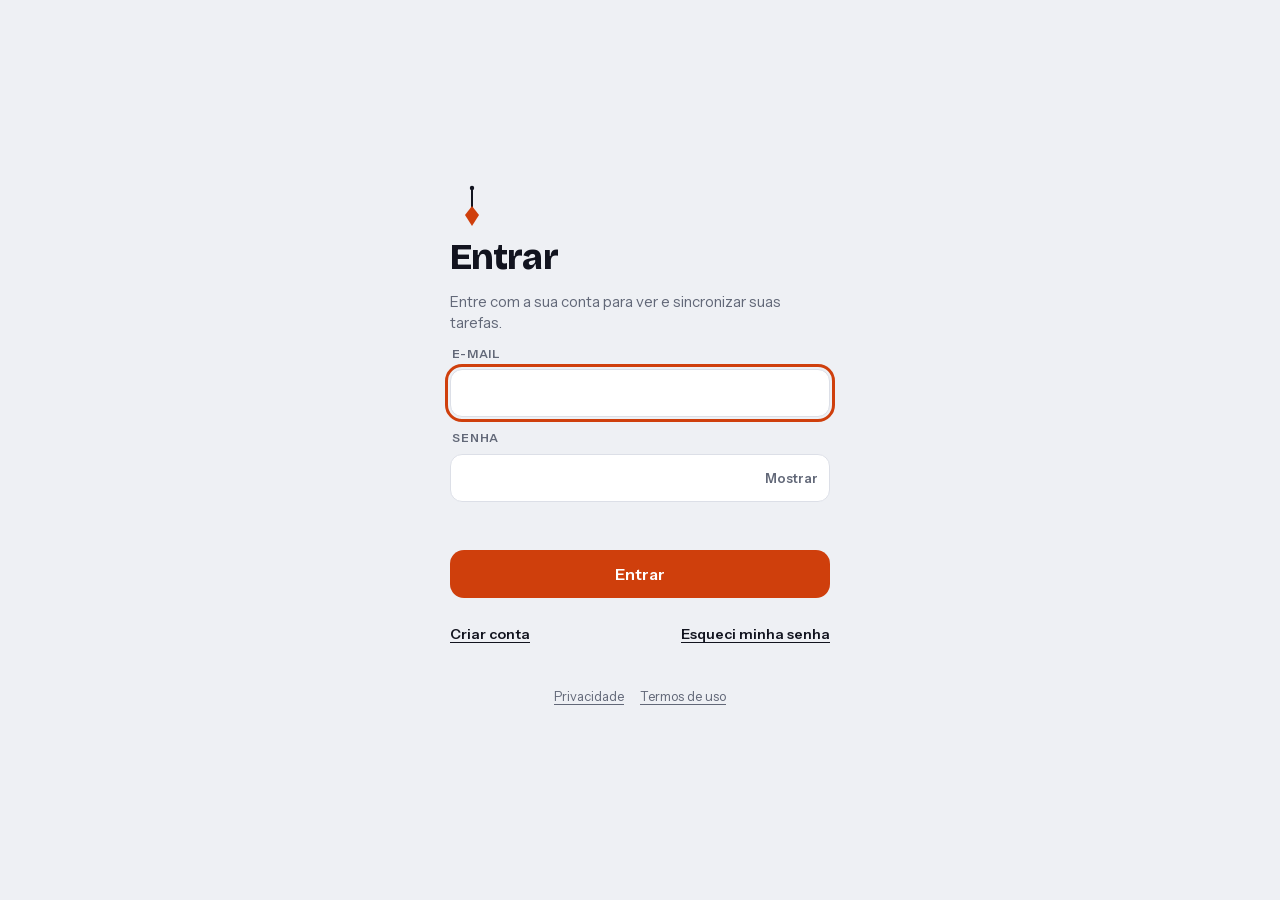
<file: index.html>
<!doctype html>
<html lang="pt-BR">
<head>
<meta charset="utf-8">
<meta http-equiv="Content-Security-Policy" content="default-src 'self'; script-src 'self' 'sha256-+VVYTKB41ESbnpL0j965nHEFcOlPJ1HTEeq6AJQ8dkk=' 'sha256-1Qmcy4j6aNFgRwdLngcAKq/W1vScASZ8669jMVnaf3k=' 'sha256-JvVrna8o+WcUO7/FUDxAU1byT2eLGuIo0JAsmYPbxZk=' 'sha256-M83SiRaxQw8WWPr1qdbElLabaNfhtC6YMMJDVWU3QNA=' 'sha256-wNBm0LO9t0JKUloaWmeP9HoGpjFq3dG9AuBOcy/YQ4g='; style-src 'self' 'unsafe-inline'; font-src 'self'; img-src 'self' data: blob:; connect-src 'self' https://api.pwnedpasswords.com https://cpdeptlintjvdqcfrafg.supabase.co wss://cpdeptlintjvdqcfrafg.supabase.co; worker-src 'self' blob:; manifest-src 'self'; object-src 'none'; base-uri 'none'; form-action 'none'; frame-src 'none'">
<meta name="referrer" content="no-referrer">
<script>if(window.top!==window.self){window.stop();document.documentElement.innerHTML=''}</script>
<meta name="viewport" content="width=device-width,initial-scale=1,viewport-fit=cover">
<title>Prumo</title>
<meta name="theme-color" content="#EEF0F4" media="(prefers-color-scheme: light)">
<meta name="theme-color" content="#0D0F17" media="(prefers-color-scheme: dark)">
<meta name="robots" content="noindex,nofollow">
<meta name="apple-mobile-web-app-capable" content="yes">
<meta name="mobile-web-app-capable" content="yes">
<meta name="apple-mobile-web-app-title" content="Prumo">
<meta name="apple-mobile-web-app-status-bar-style" content="default">
<link rel="manifest" href="manifest.webmanifest">
<link rel="apple-touch-icon" href="apple-touch-icon.png">
<link rel="icon" type="image/png" href="icon-192.png">
<style>:root{padding-top:env(safe-area-inset-top,0px);padding-bottom:env(safe-area-inset-bottom,0px);color-scheme:light}body{margin:0;font:14px system-ui}[hidden]{display:none!important}img{max-width:100%}</style>
</head>
<body>
<script>window.PRUMO_SB={"url": "https://cpdeptlintjvdqcfrafg.supabase.co", "key": "sb_publishable_pxzF6R8UKi6NGhVH9aWtCw_nGtu8X64", "vapid": "BAai8ZUcouidJgwKeiS0zLvXUBK2PccmgBD-40hw0Dr1_VoXYS0vw3FaK7PpXlNNpcmAjH1B_5WvIMnHlzkP0Wc"};</script>
<script src="supabase.js"></script>
<link rel="preload" href="fonts/instrument-sans.woff2" as="font" type="font/woff2" crossorigin>
<link rel="preload" href="fonts/bricolage-grotesque.woff2" as="font" type="font/woff2" crossorigin>
<style>
/* Fontes servidas pelo próprio site (SIL Open Font License 1.1). Subconjunto latino. */
@font-face {
  font-family: 'Bricolage Grotesque';
  font-style: normal;
  font-weight: 600;
  font-stretch: 100%;
  font-display: swap;
  src: url(fonts/bricolage-grotesque.woff2) format('woff2');
  unicode-range: U+0000-00FF, U+0131, U+0152-0153, U+02BB-02BC, U+02C6, U+02DA, U+02DC, U+0304, U+0308, U+0329, U+2000-206F, U+20AC, U+2122, U+2191, U+2193, U+2212, U+2215, U+FEFF, U+FFFD;
}
@font-face {
  font-family: 'Bricolage Grotesque';
  font-style: normal;
  font-weight: 800;
  font-stretch: 100%;
  font-display: swap;
  src: url(fonts/bricolage-grotesque.woff2) format('woff2');
  unicode-range: U+0000-00FF, U+0131, U+0152-0153, U+02BB-02BC, U+02C6, U+02DA, U+02DC, U+0304, U+0308, U+0329, U+2000-206F, U+20AC, U+2122, U+2191, U+2193, U+2212, U+2215, U+FEFF, U+FFFD;
}
@font-face {
  font-family: 'IBM Plex Mono';
  font-style: normal;
  font-weight: 500;
  font-display: swap;
  src: url(fonts/ibm-plex-mono-500.woff2) format('woff2');
  unicode-range: U+0000-00FF, U+0131, U+0152-0153, U+02BB-02BC, U+02C6, U+02DA, U+02DC, U+0304, U+0308, U+0329, U+2000-206F, U+20AC, U+2122, U+2191, U+2193, U+2212, U+2215, U+FEFF, U+FFFD;
}
@font-face {
  font-family: 'Instrument Sans';
  font-style: normal;
  font-weight: 400;
  font-stretch: 100%;
  font-display: swap;
  src: url(fonts/instrument-sans.woff2) format('woff2');
  unicode-range: U+0000-00FF, U+0131, U+0152-0153, U+02BB-02BC, U+02C6, U+02DA, U+02DC, U+0304, U+0308, U+0329, U+2000-206F, U+20AC, U+2122, U+2191, U+2193, U+2212, U+2215, U+FEFF, U+FFFD;
}
@font-face {
  font-family: 'Instrument Sans';
  font-style: normal;
  font-weight: 500;
  font-stretch: 100%;
  font-display: swap;
  src: url(fonts/instrument-sans.woff2) format('woff2');
  unicode-range: U+0000-00FF, U+0131, U+0152-0153, U+02BB-02BC, U+02C6, U+02DA, U+02DC, U+0304, U+0308, U+0329, U+2000-206F, U+20AC, U+2122, U+2191, U+2193, U+2212, U+2215, U+FEFF, U+FFFD;
}
@font-face {
  font-family: 'Instrument Sans';
  font-style: normal;
  font-weight: 600;
  font-stretch: 100%;
  font-display: swap;
  src: url(fonts/instrument-sans.woff2) format('woff2');
  unicode-range: U+0000-00FF, U+0131, U+0152-0153, U+02BB-02BC, U+02C6, U+02DA, U+02DC, U+0304, U+0308, U+0329, U+2000-206F, U+20AC, U+2122, U+2191, U+2193, U+2212, U+2215, U+FEFF, U+FFFD;
}
/* Prumo. Uma coluna de leitura (max 560px), cabecalho grande, barra de abas fixa embaixo
   com acao central, e folhas (bottom sheets) para criar e editar tarefas. */
:root{
  --bg:#EEF0F4;--surface:#FFFFFF;--ink:#12141F;--muted:#626878;--line:#DCDFE7;--soft:#E7EAF0;
  --accent:#CF3F0C;--accent-ink:#FFFFFF;--accent-soft:#FCE3D9;--accent-text:#A8300A;
  --ok:#14804A;--ok-soft:#DCF2E5;--warn:#8A5100;--warn-soft:#FAEBCF;--bad:#C23B3B;
  --c1:#2F55D4;--c2:#A23B9C;--c3:#0F8C7E;--c4:#B07A00;
  --hero-bg:#12141F;--hero-fg:#F4F5F9;
  --shadow:0 1px 2px rgba(18,20,31,.05),0 10px 28px rgba(18,20,31,.07);
  --display:'Bricolage Grotesque','Avenir Next',system-ui,sans-serif;
  --body:'Instrument Sans',system-ui,-apple-system,'Segoe UI',sans-serif;
  --mono:'IBM Plex Mono',ui-monospace,'SF Mono',Menlo,monospace;
}
@media (prefers-color-scheme:dark){:root:not([data-theme="light"]){
  --bg:#0D0F17;--surface:#161925;--ink:#EEF0F7;--muted:#9AA1B4;--line:#272C3C;--soft:#1F2331;
  --accent:#FF7A45;--accent-ink:#1A0B04;--accent-soft:#3B1F12;--accent-text:#FF9B72;
  --ok:#4CC38A;--ok-soft:#14301F;--warn:#E8A33D;--warn-soft:#3A2A0E;--bad:#F27B7B;
  --c1:#7C97FF;--c2:#D77BD0;--c3:#3FCDBB;--c4:#E3B84A;
  --hero-bg:#1F2333;--hero-fg:#F4F5F9;--shadow:none;color-scheme:dark}}
:root[data-theme="dark"]{
  --bg:#0D0F17;--surface:#161925;--ink:#EEF0F7;--muted:#9AA1B4;--line:#272C3C;--soft:#1F2331;
  --accent:#FF7A45;--accent-ink:#1A0B04;--accent-soft:#3B1F12;--accent-text:#FF9B72;
  --ok:#4CC38A;--ok-soft:#14301F;--warn:#E8A33D;--warn-soft:#3A2A0E;--bad:#F27B7B;
  --c1:#7C97FF;--c2:#D77BD0;--c3:#3FCDBB;--c4:#E3B84A;
  --hero-bg:#1F2333;--hero-fg:#F4F5F9;--shadow:none;color-scheme:dark}

*{box-sizing:border-box}
html{-webkit-text-size-adjust:100%}
/* iPhone/iPad: o texto acompanha o tamanho escolhido em Ajustes (Tela e Brilho). Todas as fontes estão em rem. */
@supports (font:-apple-system-body) and (-webkit-touch-callout:none){html{font:-apple-system-body}}
html.lock{overflow:hidden}
body{background:var(--bg);color:var(--ink);font:1rem/1.4 var(--body);
  padding-block:12px 120px;
  padding-left:max(16px,env(safe-area-inset-left,0px));
  padding-right:max(16px,env(safe-area-inset-right,0px));
  -webkit-tap-highlight-color:transparent}
button{font:inherit;color:inherit;background:none;border:0;padding:0;cursor:pointer;touch-action:manipulation}
input,textarea{font:inherit;color:inherit}
:focus-visible{outline:3px solid var(--accent);outline-offset:2px}
.wrap{max-width:560px;margin-inline:auto;min-width:0}
.ic{flex:none;display:block}
.dot{display:inline-block;width:9px;height:9px;border-radius:50%;flex:none}

.eyebrow{font:600 .75rem/1.2 var(--body);letter-spacing:.08em;text-transform:uppercase;color:var(--muted)}
.h1{font:800 2.25rem/1.02 var(--display);letter-spacing:-.025em;margin:6px 0 0;text-wrap:balance;overflow-wrap:anywhere}
.h2{font:800 1.25rem/1.15 var(--display);letter-spacing:-.01em;margin:0}
.top{display:flex;justify-content:space-between;align-items:flex-end;gap:12px;margin:8px 2px 18px}
.top>div{min-width:0}
.cnt{font:500 .8125rem var(--mono);color:var(--muted)}
.sec{display:flex;justify-content:space-between;align-items:baseline;gap:12px;margin:26px 4px 10px}
.muted{color:var(--muted)}
.hint{color:var(--muted);font-size:.875rem;margin:0 4px}
.stack{display:grid;gap:12px}

.btn{min-height:48px;padding:0 20px;border-radius:14px;font:600 1rem var(--body);display:inline-flex;align-items:center;justify-content:center;gap:8px;text-align:center}
.btn.sm{min-height:40px;padding:0 12px;font-size:.875rem;border-radius:12px}
.btn-p{background:var(--accent);color:var(--accent-ink)}
.btn-s{background:var(--soft);color:var(--ink)}
.btn-g{color:var(--muted)}
.btn-full{width:100%}
.btns{display:flex;flex-wrap:wrap;gap:10px}

.hero{background:var(--hero-bg);color:var(--hero-fg);border-radius:22px;padding:20px;display:grid;gap:12px}
.hero .eyebrow{color:inherit;opacity:.65}
.hero-t{font:800 1.625rem/1.1 var(--display);letter-spacing:-.015em;overflow-wrap:anywhere;text-wrap:balance}
.hero-p{margin:0;opacity:.8;font-size:.9375rem}
.hero .btn-s{background:rgba(255,255,255,.14);color:var(--hero-fg)}

.checkin{margin-bottom:14px}
.lab{font:600 .75rem/1.2 var(--body);letter-spacing:.07em;text-transform:uppercase;color:var(--muted);display:block;margin:0 2px 8px}
.inp{width:100%;min-height:48px;border-radius:12px;border:1.5px solid var(--line);background:var(--surface);padding:0 14px;font:500 1.0625rem var(--body);color:var(--ink)}
textarea.inp{padding:12px 14px;min-height:92px;resize:vertical;line-height:1.4}
.sheet .inp{background:var(--bg)}

.banner{background:var(--accent-soft);color:var(--ink);border-radius:16px;padding:12px 14px;display:flex;align-items:center;justify-content:space-between;gap:12px;margin-bottom:14px;font-size:.875rem}
.banner span{min-width:0}

.list{background:var(--surface);border-radius:18px;overflow:hidden;box-shadow:var(--shadow)}
.row{display:flex;align-items:center;gap:4px;padding:6px 8px 6px 4px;min-height:64px;border-top:1px solid var(--line)}
.row:first-child{border-top:0}
.row-main{flex:1;min-width:0;text-align:left;padding:8px 6px}
.row-title{font-weight:600;overflow-wrap:anywhere}
.row-meta{display:flex;flex-wrap:wrap;gap:2px 10px;font-size:.8125rem;color:var(--muted);margin-top:2px}
.row-meta span{display:inline-flex;align-items:center;gap:6px}
.tags{display:flex;flex-wrap:wrap;gap:6px;margin-top:6px}
.tag{font:600 .6875rem/1 var(--body);padding:4px 7px;border-radius:6px;background:var(--soft);color:var(--ink)}
.tag.hot{background:var(--accent-soft);color:var(--accent-text)}
.tag.warn{background:var(--warn-soft);color:var(--warn)}
.tag.go{background:var(--ok-soft);color:var(--ok)}
.is-done .row-title{text-decoration:line-through;color:var(--muted)}
.chk{width:44px;height:44px;display:grid;place-items:center;flex:none}
.chk i{width:24px;height:24px;border-radius:50%;border:2px solid var(--muted);display:grid;place-items:center;color:var(--accent-ink)}
.chk i.on{background:var(--ok);border-color:var(--ok)}
.gi{width:36px;display:grid;place-items:center;color:var(--muted);flex:none}
.kidrow{display:flex;justify-content:space-between;gap:10px;width:100%;padding:12px 14px;text-align:left;border-top:1px solid var(--line);align-items:center}
.kidrow:first-child{border-top:0}
.kidadd{display:grid;gap:8px}
.opts{display:grid;gap:0;background:var(--surface);border-radius:14px;box-shadow:inset 0 0 0 1.5px var(--line);overflow:hidden}
.optrow{display:flex;align-items:center;gap:10px;width:100%;min-height:52px;padding:0 14px;text-align:left;border-top:1px solid var(--line)}
.optrow:first-child{border-top:0}
.optrow .ot{font-weight:600}
.optrow .os{margin-left:auto;font-size:.8125rem;color:var(--muted);overflow:hidden;text-overflow:ellipsis;white-space:nowrap;max-width:50%}
.optrow svg{flex:none;color:var(--muted)}
.optbody{padding:4px 14px 16px;display:grid;gap:8px;border-top:1px solid var(--line);background:var(--bg)}
.helpit{padding:12px 0;border-top:1px solid var(--line)}
.helpit p{margin:6px 0 0;font-size:.875rem}
.kl{display:grid;gap:4px;font-size:.75rem;color:var(--muted)}
.kidnum{display:grid;grid-template-columns:1fr 1fr;gap:8px}
.kidnum label{display:grid;gap:4px;font-size:.75rem;color:var(--muted)}
.link{color:var(--accent);font-weight:600;text-decoration:underline}
.bars{display:flex;gap:6px;align-items:flex-end;height:130px}
.bc{flex:1;min-width:0;display:flex;flex-direction:column;align-items:center;gap:4px;height:100%}
.bt{flex:1;width:100%;display:flex;align-items:flex-end;justify-content:center}
.bt i{display:block;width:70%;max-width:34px;border-radius:6px 6px 2px 2px;background:var(--line)}
.bt i.cur{background:var(--accent)}
.bv{font:600 .6875rem/1 var(--mono);color:var(--muted);height:12px}
.bl{font-size:.6875rem;color:var(--muted)}
.dl{display:block;font-size:.75rem;margin-top:3px;color:var(--muted)}
.rn2s{display:grid;gap:2px}
.rn2{display:flex;justify-content:space-between;padding:7px 0;border-top:1px solid var(--line);font-size:.875rem}
.rn2:first-child{border-top:0}
.ib.del{width:38px;color:var(--muted);opacity:.75}
.ib.del:active{color:var(--bad)}
@media (hover:hover){.ib.del:hover{color:var(--bad);opacity:1}}
.sugg{background:var(--soft);border-radius:14px;padding:12px 14px}
.ib{width:44px;height:44px;display:grid;place-items:center;border-radius:12px;color:var(--muted);flex:none}
.ib.on{color:var(--accent)}
.ib.on .ic{fill:currentColor}
.ib.play{color:var(--accent)}

.pring{position:relative;width:68px;height:68px;flex:none}
.pring svg{transform:rotate(-90deg)}
.pring b{position:absolute;inset:0;display:grid;place-items:center;font:500 .875rem var(--mono)}
.bar{height:10px;border-radius:99px;background:var(--soft);overflow:hidden;display:flex}
.bar>i{display:block;height:100%}
.legend{display:flex;flex-wrap:wrap;gap:6px 14px;margin-top:10px;font-size:.8125rem;color:var(--muted)}
.legend span{display:inline-flex;align-items:center;gap:6px}
.panel{background:var(--surface);border-radius:18px;padding:16px;box-shadow:var(--shadow);display:grid;gap:12px}
.nums{display:flex;gap:18px;flex-wrap:wrap}
.nums div{min-width:0}
.nums b{display:block;font:800 1.875rem/1 var(--display);letter-spacing:-.02em}
.nums small{font-size:.8125rem;color:var(--muted)}

.nav{display:flex;align-items:center;gap:2px}
.strip{display:grid;grid-template-columns:repeat(7,minmax(0,1fr));gap:6px;margin-bottom:14px}
.dy{display:grid;justify-items:center;gap:3px;padding:9px 0 8px;border-radius:14px;background:var(--surface);min-width:0}
.dy small{font:600 .6875rem var(--body);letter-spacing:.05em;text-transform:uppercase;color:var(--muted)}
.dy b{font:800 1.1875rem/1 var(--display)}
.dy em{font:500 .6875rem var(--mono);font-style:normal;color:var(--muted)}
.dy[aria-pressed="true"]{background:var(--ink);color:var(--bg)}
.dy[aria-pressed="true"] small,.dy[aria-pressed="true"] em{color:inherit;opacity:.75}
.dy.today b{text-decoration:underline;text-decoration-color:var(--accent);text-decoration-thickness:3px;text-underline-offset:4px}
.dy.alldone em{color:var(--ok)}
.dy.alldone[aria-pressed="true"] em{color:inherit}

.timer{display:grid;justify-items:center;gap:14px;margin:6px 0 20px;text-align:center}
.ring{position:relative;width:min(76vw,290px);aspect-ratio:1}
.ring svg{width:100%;height:100%;transform:rotate(-90deg)}
.ring-bg{fill:none;stroke:var(--soft);stroke-width:12}
.ring-fg{fill:none;stroke:var(--accent);stroke-width:12;stroke-linecap:round}
.ring.brk .ring-fg{stroke:var(--ok)}
.ring-in{position:absolute;inset:0;display:grid;place-content:center;gap:4px}
.clock{font:500 clamp(3rem,17vw,4.25rem)/1 var(--mono);letter-spacing:-.02em;font-variant-numeric:tabular-nums}
.pomos{display:flex;gap:8px}
.pomos i{width:12px;height:12px;border-radius:50%;background:var(--soft)}
.pomos i.on{background:var(--accent)}
.how{margin:0;color:var(--muted);max-width:34ch;font-size:.9375rem;text-wrap:balance}
.endcard{background:var(--hero-bg);color:var(--hero-fg);border-radius:20px;padding:18px;display:grid;gap:12px;margin-bottom:16px}
.endcard .hero-t{font-size:1.375rem}
.endcard .btn-s{background:rgba(255,255,255,.14);color:var(--hero-fg)}
.dodrow{display:flex;align-items:center;gap:10px;width:100%;text-align:left;padding:12px 14px;min-height:48px;border-top:1px solid var(--line)}
.dodrow:first-child{border-top:0}
.dodrow i{width:22px;height:22px;border-radius:7px;border:2px solid var(--muted);display:grid;place-items:center;flex:none;color:var(--accent-ink)}
.dodrow i.on{background:var(--ok);border-color:var(--ok)}
.dodrow span{min-width:0;overflow-wrap:anywhere}

.mini{position:fixed;left:12px;right:12px;bottom:calc(env(safe-area-inset-bottom,0px) + 96px);z-index:19;display:flex;align-items:center;gap:6px;background:var(--ink);color:var(--bg);border-radius:16px;padding:6px 6px 6px 14px;box-shadow:0 8px 24px rgba(0,0,0,.25)}
.mini[hidden]{display:none}
.mini-main{flex:1;min-width:0;display:flex;align-items:baseline;gap:10px;text-align:left;color:inherit;padding:6px 0}
.mini-main b{font:700 1.25rem/1 var(--mono);letter-spacing:-.02em}
.mini-main span{font-size:.875rem;overflow:hidden;text-overflow:ellipsis;white-space:nowrap;opacity:.85}
.mini-btn{flex:none;min-height:44px;padding:0 16px;border-radius:12px;background:var(--accent);color:#fff;font-weight:700;display:inline-flex;align-items:center;gap:6px}
html.hasmini .wrap{padding-bottom:calc(env(safe-area-inset-bottom,0px) + 150px)}
@media (min-width:900px){.mini{left:auto;right:24px;bottom:24px;width:360px}html.hasmini .wrap{padding-bottom:96px}}
.tabs{position:fixed;left:0;right:0;bottom:0;z-index:20;background:var(--surface);border-top:1px solid var(--line);
  display:flex;justify-content:space-around;align-items:center;
  padding:6px max(8px,env(safe-area-inset-right,0px)) calc(6px + env(safe-area-inset-bottom,0px)) max(8px,env(safe-area-inset-left,0px))}
@supports (backdrop-filter:blur(10px)){.tabs{background:color-mix(in srgb,var(--surface) 90%,transparent);backdrop-filter:blur(14px);-webkit-backdrop-filter:blur(14px)}}
.tab{position:relative;flex:1;max-width:92px;min-height:52px;display:flex;flex-direction:column;align-items:center;justify-content:center;gap:3px;font:600 .6875rem var(--body);color:var(--muted)}
.tab[aria-current="page"]{color:var(--ink)}
.tab[aria-current="page"]::after{content:"";position:absolute;top:-7px;width:22px;height:3px;border-radius:3px;background:var(--accent)}
.tab .pip{position:absolute;top:6px;right:calc(50% - 20px);width:9px;height:9px;border-radius:50%;background:var(--accent)}
.tab-add{width:54px;height:54px;border-radius:50%;background:var(--accent);color:var(--accent-ink);display:grid;place-items:center;margin-top:-20px;flex:none;box-shadow:0 8px 18px rgba(207,63,12,.35)}

.toast{position:fixed;left:50%;transform:translateX(-50%);bottom:calc(92px + env(safe-area-inset-bottom,0px));z-index:50;background:var(--ink);color:var(--bg);padding:12px 16px;border-radius:14px;font-weight:500;font-size:.9375rem;max-width:min(92vw,440px);display:flex;align-items:center;gap:14px}
.toast button{font-weight:700;color:var(--accent-text);color:inherit;text-decoration:underline;white-space:nowrap}

/* perfil */
.hd-r{display:flex;align-items:center;gap:10px}
.avbtn{border:0;padding:0;background:none;border-radius:50%;cursor:pointer}
.avbtn:focus-visible{outline:2px solid var(--accent);outline-offset:3px}
.av{width:44px;height:44px;border-radius:50%;background:var(--soft);color:var(--ink);display:grid;place-items:center;font:600 1rem/1 var(--body);overflow:hidden;flex:none;box-shadow:inset 0 0 0 1px var(--line,rgba(0,0,0,.08))}
.av img{width:100%;height:100%;object-fit:cover;display:block}
.av.lg{width:88px;height:88px;font-size:2rem}
.pf-me{display:flex;align-items:center;gap:16px;flex-wrap:wrap}
.pf-file{position:relative;overflow:hidden;cursor:pointer}
.pf-file input{position:absolute;inset:0;opacity:0;cursor:pointer;font-size:0}
.pf-file:focus-within{outline:2px solid var(--accent);outline-offset:2px}
.btn-d{background:transparent;color:var(--bad);box-shadow:inset 0 0 0 1.5px currentColor}
.chk{display:flex;gap:10px;align-items:flex-start;font-size:.9375rem;line-height:1.35}
.chk input{width:20px;height:20px;margin:0;flex:none;accent-color:var(--bad)}
/* períodos */
.tag.per{background:var(--accent-soft);color:var(--accent-text)}
.rbar{display:block;height:4px;border-radius:4px;background:var(--soft);overflow:hidden;margin-top:8px}
.rbar i{display:block;height:100%;background:var(--accent);border-radius:4px}
.dy.per{box-shadow:inset 0 -3px 0 var(--accent)}
/* card compacto, menu de ações e gestos */
.rw{position:relative;overflow:hidden;border-top:1px solid var(--line)}
.rw:first-child{border-top:0}
.rw .row{border-top:0;position:relative;background:var(--surface);touch-action:pan-y;transition:transform .18s ease}
.sw{position:absolute;inset:0;display:flex;justify-content:flex-end}
.sw button{width:86px;display:grid;place-items:center;font:600 .8125rem var(--body);color:#fff}
.sw-a{background:#3B5BDB}.sw-b{background:#6A4FD8}
.row-title .star{display:inline-flex;vertical-align:-2px;margin-right:4px;color:var(--accent)}
.row-title .star .ic{fill:currentColor}
.row-meta .tag{font-size:.75rem;padding:0 6px;line-height:20px}
.ib.more{color:var(--muted)}
.mlist{display:grid}
.mlist button{display:flex;align-items:center;gap:12px;min-height:50px;text-align:left;font:500 1rem var(--body);border-top:1px solid var(--line)}
.mlist button:first-child{border-top:0}
.mlist .bad{color:var(--bad)}
.res{display:grid;gap:8px;padding-top:12px;border-top:1px solid var(--line)}
/* hoje */
.note{display:flex;align-items:center;gap:8px;width:100%;min-height:40px;margin:-6px 2px 12px;color:var(--muted);font:.9375rem var(--body);text-align:left}
.note b{color:var(--ink);font-weight:600}
.note .note-t{color:var(--ink);overflow:hidden;text-overflow:ellipsis;white-space:nowrap}
.alert{display:flex;align-items:center;justify-content:space-between;gap:10px;background:var(--warn-soft);border-radius:16px;padding:10px 10px 10px 14px;margin-bottom:14px;font-size:.9375rem}
.alert b{font-weight:600}
.alert .btn{background:var(--surface)}
.fold{display:flex;align-items:center;justify-content:space-between;width:100%;min-height:44px;margin:14px 2px 6px;color:var(--muted);font:600 .9375rem var(--body)}
.peek{display:flex;align-items:center;justify-content:space-between;gap:10px;width:100%;margin-top:16px;padding:14px 16px;border-radius:16px;background:var(--surface);box-shadow:var(--shadow);font-size:.9375rem;text-align:left}
.peek b{font-weight:600}.peek .peek-r{color:var(--muted);display:inline-flex;align-items:center;gap:2px;white-space:nowrap}
.legend{display:flex;flex-wrap:wrap;gap:4px 14px;font-size:.8125rem;color:var(--muted);margin-top:8px}
/* semana */
.wstrip{position:sticky;top:0;z-index:2;background:var(--bg);padding:6px 0 4px;margin:0 -2px}
.wstrip .strip{margin-bottom:4px}
.dy .ld{width:64%;height:4px;border-radius:4px;background:var(--soft);overflow:hidden;margin-top:3px}
.dy .ld i{display:block;height:100%;background:var(--ok);border-radius:4px}
.dy .ld.over i{background:var(--bad)}
.dy.per{box-shadow:none}
.dy .pseg{position:absolute;left:-4px;right:-4px;bottom:-5px;height:3px;background:var(--accent)}
.dy .pseg.s{left:10px;border-radius:3px 0 0 3px}.dy .pseg.e{right:10px;border-radius:0 3px 3px 0}.dy .pseg.s.e{border-radius:3px}
.dy{position:relative}
.wline{display:flex;justify-content:space-between;align-items:center;gap:10px;font-size:.8125rem;color:var(--muted);padding:4px 2px 0}
.dayh{display:flex;align-items:center;gap:10px;margin:20px 2px 8px;scroll-margin-top:112px}
.dayh .h2{flex:1;font-size:1.25rem}
.dayh .dayl{font-size:.8125rem;color:var(--muted)}
.dayh .dayl.over{color:var(--bad);font-weight:600}
.dfree{margin:0;padding:12px 14px;border-radius:14px;background:var(--surface);color:var(--muted);font-size:.875rem;box-shadow:var(--shadow)}
@media (prefers-reduced-motion:reduce){.rw .row{transition:none}}
button.hero-t{display:block;width:100%;text-align:left;color:inherit;padding:0}
.tag.due{background:var(--soft);color:var(--ink)}
.tag.due.warn{background:var(--warn-soft);color:var(--warn)}
.tag.due.bad{background:var(--bad);color:var(--surface)}
/* arrastar entre dias */
.row[draggable="true"]{cursor:grab}
.row.dragging{opacity:.45}
.dragmode .dz{border-radius:18px;transition:box-shadow .12s}
.dz.drop-over{box-shadow:0 0 0 2px var(--accent);background:var(--accent-soft)}
.dy.drop-over{box-shadow:0 0 0 2px var(--accent)}
@media (prefers-reduced-motion:reduce){.dragmode .dz{transition:none}}
/* foco */
.fstart .fwpick{display:flex;flex-wrap:wrap;gap:6px}
.fwchip{display:inline-flex;flex-direction:column;align-items:flex-start;justify-content:center;min-height:44px;padding:4px 12px;border-radius:12px;background:rgba(255,255,255,.12);color:var(--hero-fg);font:600 .875rem var(--body);text-align:left}
.fwchip small{font:500 .6875rem var(--body);opacity:.7}
.fwchip[aria-pressed="true"]{background:var(--hero-fg);color:var(--hero-bg)}
.fwhow{font-size:.875rem}
.timer .ring{width:min(62vw,230px)}
.timer .clock{font-size:clamp(2.75rem,14vw,3.625rem)}
.how.prog{display:flex;align-items:center;gap:10px;justify-content:center;font-weight:600;color:var(--ink)}
.how.prog .pomos i{width:10px;height:10px}
.fctl{display:flex;justify-content:center}
.btn-big{min-height:56px;min-width:min(70vw,260px);font-size:1.125rem;border-radius:16px}
.fsec{justify-content:center;margin-top:10px}
.fter{display:flex;justify-content:center;gap:20px;margin:12px 0 4px}
.fter .link{color:var(--muted)}
.endcard .btn-g{color:var(--hero-fg);opacity:.85;text-decoration:underline;text-underline-offset:3px}
.endcard .eyebrow{color:inherit;opacity:.65}
.more-d{margin-top:10px}
.more-d summary{cursor:pointer;font-weight:600;color:var(--muted);padding:8px 2px;list-style-position:inside}
.more-d .rn2s{margin-top:6px}
/* retrô */
.rwrap{position:fixed;inset:0;z-index:90;color:#fff;font-family:var(--body);overflow:hidden;touch-action:manipulation;user-select:none;-webkit-user-select:none;animation:wrin .35s ease-out}
.wr-bg{position:absolute;inset:0;transition:background .4s}
.c-a{background:radial-gradient(120% 90% at 85% 0%,#FF7A45 0%,#B4300A 45%,#2A0F08 100%)}
.c-b{background:radial-gradient(120% 90% at 10% 0%,#4CC38A 0%,#0F6B55 50%,#071F20 100%)}
.c-c{background:radial-gradient(120% 90% at 90% 10%,#6AA7FF 0%,#2C46B8 50%,#0C1033 100%)}
.c-d{background:radial-gradient(120% 90% at 15% 5%,#C98BFF 0%,#6A2BB8 50%,#1B0B33 100%)}
.c-e{background:radial-gradient(120% 90% at 80% 0%,#FFC247 0%,#B0620B 50%,#2B1503 100%)}
.wr-prog{position:absolute;top:calc(12px + env(safe-area-inset-top,0px));left:14px;right:14px;display:flex;gap:5px;z-index:2}
.wr-prog span{flex:1;height:3.5px;border-radius:3px;background:rgba(255,255,255,.28);overflow:hidden}
.wr-prog i{display:block;height:100%;background:#fff;width:0}
.wr-x{position:absolute;top:calc(26px + env(safe-area-inset-top,0px));right:10px;z-index:3;width:44px;height:44px;display:grid;place-items:center;color:#fff;border-radius:50%}
.wr-slide{position:absolute;inset:0;display:flex;flex-direction:column;justify-content:center;padding:90px 28px 60px;max-width:560px;margin:0 auto;gap:14px}
.wr-eb{font:600 13px/1 var(--mono);letter-spacing:.14em;text-transform:uppercase;opacity:.85}
.wr-big{font:800 clamp(38px,11vw,64px)/1 var(--display);letter-spacing:-.03em;text-wrap:balance}
.wr-huge{font:800 clamp(110px,38vw,220px)/.9 var(--display);letter-spacing:-.05em}
.wr-huge.wr-mid{font-size:clamp(64px,20vw,120px)}
.wr-p{font-size:18px;line-height:1.4;opacity:.92;margin:0;max-width:34ch}
.wr-quote{font:700 clamp(28px,8vw,44px)/1.1 var(--display);letter-spacing:-.02em;overflow-wrap:anywhere;text-wrap:balance}
.wr-track{height:12px;border-radius:12px;background:rgba(255,255,255,.25);overflow:hidden}
.wr-track i{display:block;height:100%;width:0;background:#fff;border-radius:12px;transition:width 1.1s cubic-bezier(.2,.8,.2,1) .2s}
.wr-bars{display:flex;align-items:flex-end;gap:10px;height:170px;margin:6px 0}
.wr-bar{flex:1;height:100%;display:flex;flex-direction:column;justify-content:flex-end;align-items:center;gap:6px}
.wr-bar i{display:block;width:100%;height:0;border-radius:8px 8px 3px 3px;background:rgba(255,255,255,.55);transition:height .9s cubic-bezier(.2,.8,.2,1);transition-delay:calc(var(--i)*70ms + 150ms)}
.wr-bar.best i{background:#fff}
.wr-bar small{font:500 12px var(--mono);opacity:.85;text-transform:uppercase}
.wr-seg{display:flex;height:34px;border-radius:12px;overflow:hidden;background:rgba(255,255,255,.18)}
.wr-seg i{display:block;height:100%;width:0;transition:width 1s cubic-bezier(.2,.8,.2,1);transition-delay:calc(var(--i)*120ms + 150ms)}
.wr-leg{display:flex;flex-direction:column;gap:10px;font-size:19px}
.wr-leg b{font:800 24px var(--display);margin-right:4px}
.wr-leg .dot{display:inline-block;width:12px;height:12px;border-radius:50%;margin-right:10px}
.wr-cmp{display:flex;gap:22px}
.wr-cmp div{flex:1;display:flex;flex-direction:column;gap:6px}
.wr-cmp small{font:500 13px var(--mono);text-transform:uppercase;letter-spacing:.1em;opacity:.8}
.wr-cmp b{font:800 clamp(40px,12vw,64px)/1 var(--display);letter-spacing:-.03em}
.wr-chip{align-self:flex-start;background:rgba(255,255,255,.2);padding:8px 14px;border-radius:30px;font-weight:600}
.wr-btns{display:flex;flex-direction:column;gap:10px;margin-top:10px}
.wr-btn{min-height:50px;border-radius:14px;font-weight:700;font-size:17px;background:rgba(255,255,255,.2);color:#fff;transition:transform .12s}
.wr-btn.p{background:#fff;color:#1A0B04}
.wr-btn.g{background:transparent;text-decoration:underline}
.wr-btn:active{transform:scale(.97)}
.wr-in{animation:wrup .6s cubic-bezier(.2,.8,.2,1) both}
.wr-in2{animation:wrup .6s cubic-bezier(.2,.8,.2,1) .25s both}
.rwrap.hold .wr-slide{opacity:.9;transition:opacity .15s}
.conf{position:fixed;inset:0;z-index:95;pointer-events:none;overflow:hidden;z-index:5}
.conf i{position:absolute;top:-20px;border-radius:2px;animation:conf linear forwards}
@keyframes conf{to{transform:translate(var(--dx),110vh) rotate(var(--r))}}
@keyframes wrup{from{opacity:0;transform:translateY(22px)}to{opacity:1;transform:none}}
@keyframes wrin{from{opacity:0;transform:scale(1.04)}to{opacity:1;transform:none}}
.wrapban{display:flex;align-items:center;justify-content:space-between;gap:12px;padding:14px 16px;border-radius:16px;background:linear-gradient(120deg,#B4300A,#6A2BB8);color:#fff;margin-bottom:12px;animation:wrup .5s ease-out}
.wrapban div{display:flex;flex-direction:column;gap:2px}.wrapban span{opacity:.85;font-size:14px}
.wrapban .btn{background:#fff;color:#1A0B04}
.wrapcard{display:flex;align-items:center;justify-content:space-between;gap:12px;width:100%;text-align:left;padding:16px;border-radius:16px;background:linear-gradient(120deg,#B4300A,#6A2BB8);color:#fff;margin-bottom:14px;transition:transform .12s}
.wrapcard:active{transform:scale(.98)}.wrapcard b{display:block;font:800 18px var(--display)}.wrapcard small{opacity:.85;font-size:14px}
.empty{display:flex;flex-direction:column;align-items:center;text-align:center;gap:8px;padding:28px 16px;color:var(--ink)}
.empty h3{font:800 20px var(--display);margin:6px 0 0}.empty p{margin:0 0 8px;color:var(--muted);max-width:36ch}
.em-ic{color:var(--ink)}
/* microinterações */
.btn:active,.chip:active,.ib:active,.tab:active{transform:scale(.96)}
.row:active{background:var(--soft)}
.chk i.pop{animation:pop .42s cubic-bezier(.3,1.6,.5,1)}
.vin{animation:vin .26s ease-out}
.toast:not([hidden]){animation:tin .24s cubic-bezier(.2,.9,.3,1.2)}
@keyframes pop{0%{transform:scale(.6)}60%{transform:scale(1.28)}100%{transform:scale(1)}}
@keyframes vin{from{opacity:0;transform:translateY(8px)}to{opacity:1;transform:none}}
@keyframes tin{from{opacity:0;transform:translate(-50%,14px)}to{opacity:1;transform:translateX(-50%)}}
@media (prefers-reduced-motion:reduce){.rwrap,.wr-in,.wr-in2,.wrapban,.chk i.pop,.vin,.toast:not([hidden]){animation:none!important}.wr-bar i,.wr-seg i,.wr-track i{transition:none!important}.btn:active,.chip:active,.ib:active,.tab:active{transform:none}}

.scrim{position:fixed;inset:0;z-index:30;display:flex;align-items:flex-end;justify-content:center}
.backdrop{position:absolute;inset:0;background:rgba(10,12,20,.55)}
.sheet{position:relative;background:var(--surface);width:100%;max-width:560px;max-height:92vh;max-height:92dvh;overflow:auto;overscroll-behavior:contain;border-radius:24px 24px 0 0;
  padding:16px max(16px,env(safe-area-inset-right,0px)) calc(22px + env(safe-area-inset-bottom,0px)) max(16px,env(safe-area-inset-left,0px));display:grid;gap:18px}
.sh-head{display:flex;justify-content:space-between;align-items:center;gap:12px}
.chips{display:flex;flex-wrap:wrap;gap:8px}
.chip{position:relative;min-height:42px;padding:0 14px;border-radius:999px;background:var(--bg);box-shadow:inset 0 0 0 1.5px var(--line);font-weight:600;font-size:.9375rem;display:inline-flex;align-items:center;gap:7px;overflow:hidden}
.chip[aria-pressed="true"]{background:var(--ink);color:var(--bg);box-shadow:none}
.chip input{position:absolute;inset:0;width:100%;height:100%;opacity:0;font-size:1rem}
.fwgrid{display:grid;grid-template-columns:1fr 1fr;gap:8px}
.fwopt{text-align:left;padding:12px;border-radius:14px;box-shadow:inset 0 0 0 1.5px var(--line);display:grid;gap:4px;align-content:start;min-width:0;background:var(--bg)}
.fwopt[aria-pressed="true"]{box-shadow:inset 0 0 0 2.5px var(--accent)}
.fwopt b{font:800 1rem/1.1 var(--display)}
.fwopt small{font-size:.7812rem;color:var(--muted);line-height:1.3}
.verdict{margin:8px 2px 0;font-size:.875rem;color:var(--muted)}
.verdict b{color:var(--ink)}
.step{display:flex;align-items:center;justify-content:space-between;gap:10px;padding:8px 0;border-top:1px solid var(--line)}
.step:first-of-type{border-top:0}
.step>span{min-width:0}
.step .val{font:500 1rem var(--mono);min-width:70px;text-align:center}
.sh-actions{display:grid;gap:10px}
.sync{font-size:.8125rem;color:var(--muted)}
.rn{display:grid;grid-template-columns:14px 1fr;gap:10px;align-items:center}

@media (prefers-reduced-motion:no-preference){.ring-fg{transition:stroke-dashoffset .25s linear}.btn,.chip,.fwopt,.dy{transition:background .15s}}
@media (max-width:360px){.h1{font-size:1.9375rem}.fwgrid{grid-template-columns:1fr}}

.brand,.kb,.add-l{display:none}
.cols{display:block}
.col{min-width:0}
.est-in{display:flex;align-items:center;gap:12px;margin-top:10px;flex-wrap:wrap}
.est-in .inp{max-width:150px}
@media (hover:hover){.row:hover{background:var(--soft)}.btn-s:hover{filter:brightness(.95)}.chip:hover,.fwopt:hover,.dy:hover{box-shadow:inset 0 0 0 1.5px var(--muted)}.tab:hover{color:var(--ink)}}
@media (min-width:600px) and (max-width:899px){.wrap{max-width:680px}}
@media (min-width:900px){
  body{padding-block:32px 56px;padding-left:calc(232px + 40px);padding-right:40px}
  .wrap{max-width:1160px;margin-inline:0}
  .h1{font-size:2.75rem}
  .top{margin-bottom:24px}
  .cols{display:grid;grid-template-columns:minmax(340px,420px) minmax(0,1fr);gap:32px;align-items:start}
  .col.stick{position:sticky;top:32px}
  .col>.sec:first-child{margin-top:0}
  .tabs{top:0;right:auto;bottom:0;width:232px;flex-direction:column;justify-content:flex-start;align-items:stretch;gap:4px;border-top:0;border-right:1px solid var(--line);padding:28px 16px 20px max(16px,env(safe-area-inset-left,0px))}
  .brand{display:flex;align-items:center;gap:10px;font:800 1.5rem var(--display);letter-spacing:-.02em;margin:0 8px 22px;order:-2}
  .tab-add{order:-1;width:100%;height:48px;border-radius:14px;margin:0 0 14px;display:flex;gap:8px;box-shadow:none;align-items:center;justify-content:center;font:600 1rem var(--body)}
  .add-l{display:inline}
  .tab{flex:none;max-width:none;flex-direction:row;justify-content:flex-start;gap:12px;padding:0 14px;min-height:46px;border-radius:12px;font-size:.9375rem}
  .tab[aria-current="page"]{background:var(--soft)}
  .tab[aria-current="page"]::after{display:none}
  .tab .pip{top:18px;right:16px}
  .kb{display:block;margin-top:auto;padding:0 8px;font-size:.7812rem;line-height:1.7;color:var(--muted)}
  .scrim{align-items:center;padding:24px}
  .sheet{border-radius:24px;max-height:86vh;padding:22px 24px 24px}
  .toast{left:calc(50% + 116px);bottom:28px}
}

/* destaque do card criado/salvo ("Ver" no aviso) */
.row.flash{animation:rowflash 1.8s ease-out 1}
@keyframes rowflash{0%,30%{box-shadow:0 0 0 3px var(--accent)}100%{box-shadow:var(--shadow)}}
@media (prefers-reduced-motion: reduce){.row.flash{animation:none;box-shadow:0 0 0 3px var(--accent)}}
/* folha de tarefa */
.tk-top{display:grid;gap:8px}
.tk-title{width:100%;border:0;background:transparent;color:var(--ink);font:600 1.375rem/1.3 var(--body);padding:2px 0;resize:none;overflow:hidden;outline:none}
.tk-title::placeholder{color:var(--muted);font-weight:500}
.tk-title:focus-visible{box-shadow:0 2px 0 var(--accent)}
.tk-toks{display:flex;flex-wrap:wrap;gap:6px}
.tk-toks:empty{display:none}
.tok{display:inline-flex;align-items:center;gap:4px;padding:3px 4px 3px 9px;border-radius:9px;background:var(--accent-soft);color:var(--accent-text);font:600 .8125rem var(--body)}
.tok button{display:grid;place-items:center;width:24px;height:24px;border-radius:7px;color:inherit}
.tk-pills{display:flex;flex-wrap:wrap;gap:8px}
.pill{display:inline-flex;align-items:center;gap:6px;min-height:42px;padding:0 13px;border-radius:999px;background:var(--surface);box-shadow:inset 0 0 0 1.5px var(--line);font:600 .9375rem var(--body);color:var(--ink)}
.pill .pk,.tk-more .pk{font-weight:500;color:var(--muted)}
.pill[aria-expanded="true"]{background:var(--ink);color:var(--bg);box-shadow:none}
.pill[aria-expanded="true"] .pk{color:inherit;opacity:.7}
.pill .ic{width:16px;height:16px}
.tk-panel{background:var(--bg);border-radius:18px;padding:14px;display:grid;gap:12px}
.tk-panel .chip{background:var(--surface)}
.tk-panel .chip[aria-pressed="true"]{background:var(--ink);color:var(--bg)}
.seg{display:grid;grid-template-columns:1fr 1fr;background:var(--soft);border-radius:12px;padding:3px}
.seg button{min-height:38px;border-radius:10px;font:600 .875rem var(--body);color:var(--muted)}
.seg button[aria-pressed="true"]{background:var(--surface);color:var(--ink);box-shadow:var(--shadow)}
.seg button:disabled{opacity:.4}
.cal{display:grid;gap:4px}
.cal-h{display:flex;justify-content:space-between;align-items:center;font-weight:600}
.cal-h .ib:disabled{opacity:.3}
.cal-g{display:grid;grid-template-columns:repeat(7,1fr);text-align:center;row-gap:2px}
.cal-g small{font:600 .6875rem var(--body);color:var(--muted);text-transform:uppercase;padding:4px 0}
.cal-g button{height:40px;font:500 1rem var(--body);color:var(--ink);font-variant-numeric:tabular-nums}
.cal-g button:disabled{color:var(--line)}
.cal-g button.now{text-decoration:underline;text-decoration-color:var(--accent);text-decoration-thickness:2px;text-underline-offset:5px}
.cal-g button.in{background:var(--accent-soft)}
.cal-g button.s,.cal-g button.e,.cal-g button.one{background:var(--accent);color:var(--accent-ink);font-weight:700}
.cal-g button.s{border-radius:12px 0 0 12px}.cal-g button.e{border-radius:0 12px 12px 0}.cal-g button.one{border-radius:12px}
.tk-more{display:flex;align-items:center;gap:10px;width:100%;min-height:48px;padding:0 2px;border-top:1px solid var(--line);text-align:left;font:600 1rem var(--body);color:var(--ink)}
.tk-more .pk{flex:1;text-align:right;font-size:.875rem;overflow:hidden;text-overflow:ellipsis;white-space:nowrap}
.tk-opts{display:grid;gap:18px}
.steps{list-style:none;margin:0 0 8px;padding:0;display:grid;gap:2px}
.steps li{display:flex;align-items:center;gap:10px;min-height:44px}
.steps li span{flex:1;min-width:0;overflow-wrap:anywhere}
.steps li span.dn{color:var(--muted);text-decoration:line-through}
.st-chk{width:24px;height:24px;border-radius:50%;box-shadow:inset 0 0 0 1.5px var(--muted);display:grid;place-items:center;flex:none;color:var(--accent-ink)}
.st-chk[aria-pressed="true"]{background:var(--ok);box-shadow:none}
.st-add{display:flex;gap:8px}
.st-add .inp{flex:1;min-width:0}
.tk-foot{position:sticky;bottom:calc(-22px - env(safe-area-inset-bottom,0px));margin:0 calc(-1 * max(16px,env(safe-area-inset-right,0px))) calc(-22px - env(safe-area-inset-bottom,0px)) calc(-1 * max(16px,env(safe-area-inset-left,0px)));padding:12px max(16px,env(safe-area-inset-right,0px)) calc(16px + env(safe-area-inset-bottom,0px)) max(16px,env(safe-area-inset-left,0px));background:var(--surface);border-top:1px solid var(--line);display:grid;gap:10px;z-index:1}
.tk-sum{margin:0;font-size:.875rem;color:var(--muted);overflow-wrap:anywhere}
.tk-sum b{color:var(--ink);font-weight:600}
[aria-disabled="true"].btn-p{opacity:.5}
@media (min-width:700px){.tk-foot{bottom:-24px;margin:0 -24px -24px;padding:12px 24px 20px}}
/* com uma folha aberta, o aviso vai para o topo e não cobre o botão de salvar */
html.lock .toast{bottom:auto;top:calc(14px + env(safe-area-inset-top,0px))}
.hero.flash{animation:heroflash 1.8s ease-out 1}
@keyframes heroflash{0%,30%{box-shadow:0 0 0 3px var(--accent)}100%{box-shadow:none}}
@media (prefers-reduced-motion: reduce){.hero.flash{animation:none}}
/* texto grande (tamanhos de acessibilidade do iPhone): nada estoura a largura da tela */
.sheet{grid-template-columns:minmax(0,1fr)}
.sh-head .h2{min-width:0;overflow-wrap:anywhere}
.sh-head .ib{flex:none}
.pill{max-width:100%;flex-wrap:wrap;text-align:left}
.seg button{min-width:0;overflow-wrap:anywhere}
.cal-g small{font-size:min(.6875rem,13px)}
.cal-g button{font-size:min(1rem,20px)}
.cal-h span{font-size:min(1rem,22px)}
.strip .dy small{font-size:min(.625rem,12px)}
.strip .dy b{font-size:min(1.0625rem,22px)}
.row-main,.rm{min-width:0}
/* acessibilidade: contraste dos links e alvos de toque de 44 px (Apple) */
.link{color:var(--accent-text);display:inline-flex;align-items:center;min-height:44px;padding:0 2px;text-underline-offset:3px}
.fter .link{color:var(--muted)}
.btn.sm{min-height:44px}
.chip,.pill{min-height:44px}
.cal-g button{height:44px}
.seg button{min-height:44px}
.note{min-height:44px}
.wline .link{min-height:44px}
[tabindex="-1"]:focus{outline:none}
.tk-title{min-height:44px}
/* ---------- obra: anéis do dia, fechar o dia, andares ---------- */
.drings{position:relative;width:68px;height:68px;flex:none;border-radius:50%}
.drings b{position:absolute;inset:0;display:grid;place-items:center;font:600 .8125rem var(--mono)}
.drings:focus-visible{outline:2px solid var(--accent);outline-offset:2px}
.closec{display:flex;align-items:center;justify-content:space-between;gap:12px;margin-top:16px;padding:14px 14px 14px 16px;border-radius:16px;background:var(--surface);box-shadow:var(--shadow)}
.closec>div{display:grid;gap:2px;min-width:0}
.closec b{font-weight:600}
.closec span{color:var(--muted);font-size:.875rem;overflow-wrap:anywhere}
.closec.done{background:var(--ok-soft);box-shadow:none}
.closec.done span{color:var(--ink)}
.cl-st{margin:0;padding:10px 12px;border-radius:12px;background:var(--soft);font-size:.9375rem}
.cl-st.ok{background:var(--ok-soft)}
.cl-sapo .chip{max-width:100%}
.ob-top{display:flex;gap:16px;align-items:center}
.ob-top p{margin:0;color:var(--muted);font-size:.875rem;line-height:1.5}
.ob-n{display:grid;justify-items:center;min-width:76px}
.ob-n b{font:800 2.75rem/1 var(--display);letter-spacing:-.03em;color:var(--accent-text)}
.ob-n span{font-size:.75rem;color:var(--muted);text-align:center}
.tower{display:grid;gap:5px}
.floor,.fl-d{display:grid;grid-template-columns:3.4rem minmax(0,1fr);gap:8px;align-items:center}
.fl-l{font:500 .6875rem var(--mono);color:var(--muted);white-space:nowrap}
.fl-b,.fl-d>div{display:grid;grid-template-columns:repeat(7,minmax(0,1fr));gap:4px;padding-left:6px;border-left:3px solid transparent}
.floor.pr .fl-b{border-left-color:var(--ok)}
.fl-d i{font:600 .625rem var(--body);color:var(--muted);text-align:center;font-style:normal}
.bk{display:block;height:18px;border-radius:4px;background:transparent;box-shadow:inset 0 0 0 1px var(--line)}
.bk.f{background:var(--accent);box-shadow:none}
.bk.o,.bk.p{background:repeating-linear-gradient(135deg,var(--line) 0 3px,transparent 3px 7px)}
.bk.x{background:var(--soft);box-shadow:none}
.bk.td{box-shadow:inset 0 0 0 2px var(--ink)}
.bk.f.td{box-shadow:inset 0 0 0 2px var(--accent-text)}
.ob-leg{display:flex;flex-wrap:wrap;gap:6px 14px;font-size:.75rem;color:var(--muted)}
.ob-leg span{display:inline-flex;align-items:center;gap:6px}
.ob-leg .bk{width:14px;height:10px}
.ob-pr{display:inline-block;width:3px;height:12px;background:var(--ok);border-radius:2px}
@media (prefers-reduced-motion:no-preference){
  .bk.new{animation:bkdrop .55s cubic-bezier(.2,.9,.3,1.25) .15s both}
  @keyframes bkdrop{from{transform:translateY(-26px);opacity:0}to{transform:none;opacity:1}}
  .rg-a{transition:stroke-dashoffset .5s ease}
}
/* ---------- planejar a semana e busca ---------- */
.closec.plan{margin:14px 0 0;flex-wrap:wrap}
.closec.plan .btns{flex:none}
.wp-days{display:grid;gap:2px}
.wp-d{display:grid;grid-template-columns:5.2rem minmax(0,1fr) auto auto;gap:8px;align-items:center;min-height:44px}
.wp-n{font-weight:600;font-size:.9375rem;white-space:nowrap}
.wp-n small{font-weight:400;color:var(--muted);font-size:.75rem}
.wp-bar{position:relative;display:flex;height:10px;border-radius:99px;background:var(--soft);overflow:hidden}
.wp-bar i{display:block;height:100%;background:var(--ink);opacity:.75}
.wp-bar i.add{background:repeating-linear-gradient(135deg,var(--accent) 0 4px,var(--accent-soft) 4px 8px);opacity:1}
.wp-bar b{position:absolute;top:0;bottom:0;width:2px;background:var(--bad)}
.wp-d.over .wp-v{color:var(--bad)}
.wp-v{font:500 .75rem var(--mono);color:var(--muted);white-space:nowrap}
.wp-c{display:flex}
.wp-p{display:grid;gap:6px;padding-top:10px;border-top:1px solid var(--line)}
.wp-p label{display:grid;gap:2px}
.wp-p label b{font-weight:600;overflow-wrap:anywhere}
.wp-p label small{color:var(--muted);font-size:.8125rem}
.wp-p select{min-height:44px}
.ob-pl{display:inline-block;width:7px;height:7px;border-radius:50%;background:var(--c1);margin-right:4px;vertical-align:middle}
.bs-list{display:grid;gap:6px}
.bs-r{display:grid;gap:3px;text-align:left;width:100%;min-height:52px;padding:10px 12px;border-radius:12px;background:var(--bg)}
.bs-r b{font-weight:600;overflow-wrap:anywhere}
.bs-r small{display:flex;align-items:center;gap:6px;color:var(--muted);font-size:.8125rem}
.bs-r.done b{color:var(--muted);text-decoration:line-through}
.bs-r:focus-visible{outline:2px solid var(--accent);outline-offset:2px}
@media (max-width:380px){.wp-d{grid-template-columns:4.4rem minmax(0,1fr) auto}.wp-v{display:none}}
/* estimativa que aprende */
.est-tip{display:grid;gap:8px;margin-top:10px;padding:10px 12px;border-radius:12px;background:var(--accent-soft)}
.est-tip p{margin:0;font-size:.875rem}
.est-tip .btn{justify-self:start;background:var(--surface)}
.est-mini{display:flex;align-items:center;gap:8px;width:100%;min-height:44px;margin-top:8px;padding:6px 12px;border-radius:12px;background:var(--accent-soft);color:var(--ink);font-size:.875rem;text-align:left}
.est-mini b{color:var(--accent-text);font-weight:600}
.est-mini:focus-visible{outline:2px solid var(--accent);outline-offset:2px}
.est-wk{margin:10px 2px 0;padding:10px 12px;border-radius:12px;background:var(--accent-soft);font-size:.875rem}
.pf-legal{display:flex;flex-wrap:wrap;gap:4px 18px}
.pf-legal a{color:var(--accent-text);font-weight:600;font-size:.9375rem;min-height:44px;display:inline-flex;align-items:center;text-underline-offset:3px}
/* verificação em duas etapas */
.mfa-on{color:var(--ok)}
.mfa-steps{margin:-6px 0 0;padding-left:1.2rem;display:grid;gap:6px;font-size:.9375rem}
.mfa-qr{display:grid;justify-items:center;gap:10px}
.mfa-qr img{background:#fff;padding:8px;border-radius:12px;max-width:100%}
.mfa-key{margin:0;font:500 1rem/1.5 var(--mono);letter-spacing:.04em;word-break:break-all;user-select:all;-webkit-user-select:all}
.mfa-code{font:500 1.375rem/1 var(--mono);letter-spacing:.3em}
a.btn{text-decoration:none;display:inline-flex;align-items:center;justify-content:center}
</style>

<div class="wrap"><main id="view" aria-live="polite"></main></div>
<div class="mini" id="mini" hidden></div>
<nav class="tabs" id="tabs" aria-label="Navegação"></nav>
<div id="sheet"></div>
<div id="toast" class="toast" role="status" hidden></div>

<script>
(function(){
'use strict';

/* ---------- utilidades ---------- */
var $=function(s){return document.querySelector(s)};
var pad=function(n){return String(n).padStart(2,'0')};
var iso=function(d){return d.getFullYear()+'-'+pad(d.getMonth()+1)+'-'+pad(d.getDate())};
var parseISO=function(s){var p=s.split('-').map(Number);return new Date(p[0],p[1]-1,p[2])};
var todayISO=function(){return iso(new Date())};
var addDays=function(s,n){var d=parseISO(s);d.setDate(d.getDate()+n);return iso(d)};
var weekStart=function(s){var d=parseISO(s);d.setDate(d.getDate()-((d.getDay()+6)%7));return iso(d)};
var esc=function(s){return String(s==null?'':s).replace(/[&<>"']/g,function(c){return {'&':'&amp;','<':'&lt;','>':'&gt;','"':'&quot;',"'":'&#39;'}[c]})};
var uid=function(){return Math.random().toString(36).slice(2,9)+Date.now().toString(36).slice(-4)};
var mmss=function(s){return pad(Math.floor(s/60))+':'+pad(s%60)};
var fmt=function(m){m=Math.round(m);if(m<60)return m+' min';var h=Math.floor(m/60),r=m%60;return r?h+'h'+pad(r):h+'h'};
var sum=function(a,f){return a.reduce(function(x,t){return x+f(t)},0)};
var clone=function(o){return JSON.parse(JSON.stringify(o))};

var DAYS=['Domingo','Segunda','Terça','Quarta','Quinta','Sexta','Sábado'];
var DABR=['dom','seg','ter','qua','qui','sex','sáb'];
var MONS=['jan','fev','mar','abr','mai','jun','jul','ago','set','out','nov','dez'];
var MONF=['janeiro','fevereiro','março','abril','maio','junho','julho','agosto','setembro','outubro','novembro','dezembro'];
var WIP=3, MAXMIT=3;

var CTX=[
  {id:'trabalho',name:'Trabalho',v:'--c1'},
  {id:'3coletivo',name:'3Coletivo',v:'--c2'},
  {id:'freelas',name:'Freelas',v:'--c3'},
  {id:'pessoal',name:'Pessoal',v:'--c4'}
];
var FW={
  pomodoro:{name:'Pomodoro',how:'25 minutos de foco total, 5 de pausa. A cada 4 rodadas, a pausa é de 15.',best:'Trabalho longo ou criativo'},
  timebox:{name:'Timebox',how:'O tempo da estimativa é o teto. Quando acabar, entregue o que tem e decida o próximo passo.',best:'Sem fim claro, risco de perfeccionismo'},
  cinco:{name:'Só 5 minutos',how:'Comece por 5 minutos e pode parar depois. Começar é a parte mais difícil.',best:'Tarefa que você vem adiando'},
  dois:{name:'Regra dos 2 minutos',how:'Se leva até 2 minutos, faça agora e tire da cabeça.',best:'Tarefas rápidas'}
};
var QD={
  1:{n:'Fazer agora',s:'Urgente e importante'},
  2:{n:'Agendar',s:'Importante, sem urgência'},
  3:{n:'Encurtar ou delegar',s:'Urgente, pouco importante'},
  4:{n:'Soltar ou deixar para depois',s:'Nem urgente nem importante'}
};

var ICON={
  search:'<circle cx="11" cy="11" r="7"/><path d="M20 20l-4-4"/>',
  target:'<circle cx="12" cy="12" r="8.5"/><circle cx="12" cy="12" r="3.2"/>',
  cal:'<rect x="3.5" y="5" width="17" height="15.5" rx="3"/><path d="M3.5 10h17M8 3v4M16 3v4"/>',
  plus:'<path d="M12 5v14M5 12h14"/>',
  timer:'<circle cx="12" cy="13.5" r="7.5"/><path d="M12 9.5v4.2l2.6 1.6M9.5 3h5"/>',
  bars:'<path d="M5.5 19V10M12 19V5M18.5 19v-6.5"/>',
  play:'<path d="M8.5 5.8v12.4l10-6.2z" fill="currentColor"/>',
  star:'<path d="M12 3.9l2.4 5 5.5.8-4 3.9.9 5.5-4.8-2.6-4.8 2.6.9-5.5-4-3.9 5.5-.8z"/>',
  check:'<path d="M5.5 12.5l4.2 4.2 8.8-9.2"/>',
  left:'<path d="M14.5 5.5L8 12l6.5 6.5"/>',
  right:'<path d="M9.5 5.5L16 12l-6.5 6.5"/>',
  pause:'<path d="M8.5 5.5v13M15.5 5.5v13"/>',
  x:'<path d="M6 6l12 12M18 6L6 18"/>',
  up:'<path d="M6 14l6-6 6 6"/>',
  down:'<path d="M6 10l6 6 6-6"/>',
  repeat:'<path d="M17 3l3 3-3 3M4 12v-2a4 4 0 0 1 4-4h12M7 21l-3-3 3-3M20 12v2a4 4 0 0 1-4 4H4"/>',
  more:'<circle cx="5" cy="12" r="1.6" fill="currentColor"/><circle cx="12" cy="12" r="1.6" fill="currentColor"/><circle cx="19" cy="12" r="1.6" fill="currentColor"/>',
  trash:'<path d="M4.5 7h15M9.5 7V4.8h5V7M6.5 7l.9 12.2h9.2L17.5 7M10 10.5v5.5M14 10.5v5.5"/>'
};
function ic(n,s,w){s=s||22;return '<svg class="ic" width="'+s+'" height="'+s+'" viewBox="0 0 24 24" fill="none" stroke="currentColor" stroke-width="'+(w||1.9)+'" stroke-linecap="round" stroke-linejoin="round" aria-hidden="true">'+ICON[n]+'</svg>'}

/* ---------- estado e persistencia ---------- */
var LS='prumo.v1';
function blank(){return {v:1,upd:0,owner:null,prof:{},seeded:false,tasks:[],rec:{},cap:[0,300,300,300,300,300,120],ctx:{},retro:{},blockers:{},log:{},days:{},g:{},session:null,u:{},dirty:{},del:{},synced:false}}
function readLocal(){try{var r=localStorage.getItem(LS);if(r){return Object.assign(blank(),JSON.parse(r))}}catch(e){}return blank()}
var S=readLocal();
function writeLocal(){if(wiped)return;try{localStorage.setItem(LS,JSON.stringify(S))}catch(e){}}
// Apaga tudo que o app guardou neste aparelho (dados, preferências, retrôs vistas). Usado ao sair
// e ao trocar de conta, para que os dados de uma pessoa nunca fiquem para a próxima.
var wiped=false;
function wipeLocal(){wiped=true;try{Object.keys(localStorage).forEach(function(k){if(k.indexOf('prumo.')===0)localStorage.removeItem(k)})}catch(e){}}
var saveT=null,pushing=false,again=false,remote=null,sync='boot',booted=false;
function persist(){try{topUpRec()}catch(e){}S.upd=Date.now();try{timerSync();clearTimeout(remT);remT=setTimeout(remSync,2500)}catch(e){}if(SBCFG)stamp();writeLocal();clearTimeout(saveT);saveT=setTimeout(pushRemote,700);if(SBCFG)pushSoon(900)}
function setSync(s){sync=s;var e=$('#sync');if(e)e.textContent=syncText()}
function syncText(){
  if(sync==='ok')return 'Sincronizado com a sua conta.';
  if(sync==='err')return 'Não consegui sincronizar agora. Tento de novo na próxima alteração.';
  if(sync==='boot')return 'Conectando...';
  if(sync==='mfa')return 'Falta o código do app autenticador para sincronizar.';
  if(sync==='off')return 'Sem conexão. As alterações serão enviadas quando voltar.';
  if(sync==='out')return 'Você saiu da conta. Este aparelho não está sincronizando.';
  return 'Salvo só neste aparelho. Faça backup de vez em quando.';
}
function prune(days){
  var lim=Date.now()-days*864e5;
  // filhas de pautas antigas ficam até a conversão (convertPautas) registrar o que foi concluído
  S.tasks=S.tasks.filter(function(t){return t.parent||!(t.status==='done'&&t.doneAt&&t.doneAt<lim)});
  var keep=iso(new Date(Date.now()-400*864e5));
  Object.keys(S.log).forEach(function(k){if(k<keep)delete S.log[k]});
  Object.keys(S.days||{}).forEach(function(k){if(k<keep)delete S.days[k]});
}
async function pushRemote(){
  if(!remote)return;
  if(pushing){again=true;return}
  pushing=true;
  try{
    var data=Object.assign({},S,{session:null});
    if(JSON.stringify(data).length>230000){prune(60);data=Object.assign({},S,{session:null})}
    await remote.set(clone(data));
    setSync('ok');
  }catch(e){setSync('err')}
  pushing=false;
  if(again){again=false;pushRemote()}
}
function pristine(){return S.seeded&&S.tasks.length>0&&S.tasks.every(function(t){return t.ex})}
async function pullRemote(){
  if(!remote)return;
  try{
    var snap=await remote.get();
    var r=snap&&snap.exists?snap.data():null;
    if(r&&r.upd){
      if(r.upd>S.upd||(pristine()&&r.tasks&&r.tasks.length)){
        var keep=S.session;
        S=Object.assign(blank(),clone(r),{session:keep||null});
        writeLocal();setSync('ok');render();
      }else if(S.upd>r.upd){pushRemote()}
      else setSync('ok');
    }else if(S.upd){pushRemote()}
    else setSync('ok');
  }catch(e){setSync('err')}
}
async function initRemote(){
  if(SBCFG)return;
  try{
    if(!(window.claude&&window.claude.use)){setSync('local');return}
    var user=await window.claude.use('user');
    var db=await window.claude.use('db');
    if(!user||!db){setSync('local');return}
    var id=await user.id();
    if(!id){setSync('local');return}
    remote=db.collection('data/users/'+id).doc('prumo');
    await pullRemote();
  }catch(e){setSync('local')}
}

/* ---------- sincronizacao com o Supabase (so quando ha configuracao) ---------- */
var SBCFG=(window.PRUMO_SB&&window.supabase&&window.supabase.createClient)?window.PRUMO_SB:null;
var SB=null,SBU=null,sbChan=null,sbBusy=false,sbQ=0,sbT=null,sbPT=null,base={},pendRender=false;
function jstr(o){return JSON.stringify(o)}
function kindOf(k){return k.split('/')[0]}
function idOf(k){return k.slice(kindOf(k).length+1)}
function itemsOf(){
  var m={};
  S.tasks.forEach(function(t){m['task/'+t.id]=t});
  m['cap/cap']={cap:S.cap};
  m['ctx/ctx']=S.ctx||{};
  Object.keys(S.rec||{}).forEach(function(k){m['rec/'+k]=S.rec[k]});
  Object.keys(S.retro||{}).forEach(function(k){m['retro/'+k]=S.retro[k]});
  Object.keys(S.blockers||{}).forEach(function(k){m['blk/'+k]={t:S.blockers[k]}});
  Object.keys(S.log||{}).forEach(function(k){m['log/'+k]={s:S.log[k]}});
  Object.keys(S.days||{}).forEach(function(k){m['day/'+k]=S.days[k]});
  if(S.g&&Object.keys(S.g).length)m['cap/g']=S.g;
  if(S.prof&&(S.prof.name||S.prof.avk||S.prof.av))m['prof/me']=S.prof;
  return m;
}
function rebase(){base={};var m=itemsOf();Object.keys(m).forEach(function(k){base[k]=jstr(m[k])})}
function stamp(){
  var cur=itemsOf(),now=Date.now();
  Object.keys(cur).forEach(function(k){var s=jstr(cur[k]);if(base[k]!==s){base[k]=s;S.u[k]=now;S.dirty[k]=1;delete S.del[k]}});
  Object.keys(base).forEach(function(k){if(!(k in cur)){delete base[k];delete S.u[k];S.del[k]=now;S.dirty[k]=1}});
}
function applyItem(k,data){
  var kind=kindOf(k),id=idOf(k);
  if(kind==='task'){data.id=id;var i=S.tasks.findIndex(function(t){return t.id===id});if(i>=0)S.tasks[i]=data;else S.tasks.push(data)}
  else if(kind==='rec'){data.id=id;S.rec=S.rec||{};S.rec[id]=data}
  else if(kind==='cap'&&id==='g')S.g=cleanG(data);
  else if(kind==='day'){if(/^\d{4}-\d{2}-\d{2}$/.test(id)){S.days=S.days||{};S.days[id]=cleanDay(data)}}
  else if(kind==='cap'){if(Array.isArray(data.cap)&&data.cap.length===7)S.cap=data.cap}
  else if(kind==='ctx')S.ctx=data||{};
  else if(kind==='retro')S.retro[id]=data;
  else if(kind==='blk')S.blockers[id]=data.t;
  else if(kind==='log')S.log[id]=data.s;
  else if(kind==='prof'&&id==='me')S.prof={name:cleanName(data.name).trim(),avk:typeof data.avk==='string'?data.avk:'',av:Number(data.av)||0};
}
function dropItem(k){
  var kind=kindOf(k),id=idOf(k);
  if(kind==='task')S.tasks=S.tasks.filter(function(t){return t.id!==id});
  else if(kind==='rec'){if(S.rec)delete S.rec[id]}
  else if(kind==='retro')delete S.retro[id];
  else if(kind==='blk')delete S.blockers[id];
  else if(kind==='log')delete S.log[id];
  else if(kind==='day'){if(S.days)delete S.days[id]}
  else if(kind==='cap'&&id==='g')S.g={};
  else if(kind==='ctx')S.ctx={};
  else if(kind==='prof')S.prof={};
}
function mergeRemote(rows){
  var changed=false,rem={};
  rows.forEach(function(r){rem[r.kind+'/'+r.id]=r});
  if(!S.synced){
    if(rows.length)S.seeded=true;
    if(pristine()&&rows.length){S.tasks=[];S.dirty={};S.u={};S.del={};changed=true}
    S.synced=true;
  }
  var cur=itemsOf();
  Object.keys(rem).forEach(function(k){
    var r=rem[k],ru=Number(r.updated_at)||0,lt=Math.max(S.u[k]||0,S.del[k]||0);
    if(ru>lt){
      if(r.deleted){if(k in cur)changed=true;dropItem(k);delete S.u[k];delete S.dirty[k];S.del[k]=ru}
      else if(r.data&&typeof r.data==='object'){applyItem(k,r.data);S.u[k]=ru;delete S.del[k];delete S.dirty[k];changed=true}
    }
  });
  cur=itemsOf();
  Object.keys(cur).forEach(function(k){
    var r=rem[k];
    if(!r){S.u[k]=S.u[k]||((k==='cap/cap'||k==='ctx/ctx')?1:(S.upd||1));S.dirty[k]=1}
    else if((S.u[k]||0)>(Number(r.updated_at)||0))S.dirty[k]=1;
  });
  Object.keys(S.del).forEach(function(k){if(!rem[k]){delete S.del[k];delete S.dirty[k]}});
  try{if(topUpRec()){changed=true;stamp()}}catch(e){}
  return changed;
}
async function sbFetchAll(){
  var out=[],from=0,step=1000;
  for(;;){
    var r=await SB.from('prumo_items').select('kind,id,data,deleted,updated_at').order('kind').order('id').range(from,from+step-1);
    if(r.error)throw r.error;
    out=out.concat(r.data||[]);
    if(!r.data||r.data.length<step)break;
    from+=step;
  }
  return out;
}
async function sbPush(){
  var keys=Object.keys(S.dirty);if(!keys.length)return;
  var cur=itemsOf(),rows=[],sent={};
  keys.forEach(function(k){
    var row=null;
    if(k in cur)row={user_id:SBU,kind:kindOf(k),id:idOf(k),data:cur[k],deleted:false,updated_at:S.u[k]||S.upd||Date.now()};
    else if(S.del[k])row={user_id:SBU,kind:kindOf(k),id:idOf(k),data:{},deleted:true,updated_at:S.del[k]};
    if(row){rows.push(row);sent[k]=row.updated_at}else delete S.dirty[k];
  });
  for(var i=0;i<rows.length;i+=200){
    var r=await SB.from('prumo_items').upsert(rows.slice(i,i+200),{onConflict:'user_id,kind,id'});
    if(r&&r.error)throw r.error;
  }
  Object.keys(sent).forEach(function(k){var now=(S.u[k]||0)>(S.del[k]||0)?S.u[k]:S.del[k];if(now===sent[k])delete S.dirty[k]});
}
function softRender(){
  var a=document.activeElement;
  if(a&&(a.tagName==='INPUT'||a.tagName==='TEXTAREA')&&$('#view').contains(a)){pendRender=true;return}
  render();
}
async function syncNow(pull){
  if(!SB||!SBU)return;
  if(sbBusy){sbQ=Math.max(sbQ,pull?2:1);return}
  sbBusy=true;
  try{
    if(navigator.onLine===false){setSync('off');return}
    // conta com verificação em duas etapas: sem o código ainda, o banco não entrega nada
    if(!(await aalOk())){setSync('mfa');return}
    var changed=false;
    if(pull||!S.synced){changed=mergeRemote(await sbFetchAll());rebase();if(convertPautas()){stamp();changed=true}}
    await sbPush();
    setSync('ok');writeLocal();
    if(changed)softRender();
  }catch(e){
    setSync(navigator.onLine===false?'off':'err');
    clearTimeout(sbT);sbT=setTimeout(function(){syncNow(true)},30000);
  }
  finally{sbBusy=false}
  if(sbQ){var q=sbQ;sbQ=0;syncNow(q===2)}
}
function pullSoon(ms){clearTimeout(sbT);sbT=setTimeout(function(){syncNow(true)},ms)}
function pushSoon(ms){clearTimeout(sbPT);sbPT=setTimeout(function(){syncNow(false)},ms)}
function subscribeRT(){
  if(sbChan||!SBU)return;
  try{sbChan=SB.channel('prumo-items').on('postgres_changes',{event:'*',schema:'public',table:'prumo_items',filter:'user_id=eq.'+SBU},function(){pullSoon(500)}).subscribe()}catch(e){}
}
function startSync(){setSync('boot');syncNow(true).then(subscribeRT);pushRefresh()}
function stopSync(){if(sbChan){try{SB.removeChannel(sbChan)}catch(e){}sbChan=null}setSync('out')}
// Sair: envia o que falta, desliga o push deste aparelho, encerra a sessão e apaga os dados locais.
// scope 'global' encerra a sessão em todos os aparelhos.
async function logout(scope){
  if(!SB)return;
  if(Object.keys(S.dirty).length&&navigator.onLine!==false){try{await Promise.race([syncNow(false),new Promise(function(r){setTimeout(r,5000)})])}catch(e){}}
  if(Object.keys(S.dirty).length&&!confirm('Há alterações que ainda não foram enviadas e serão perdidas neste aparelho. Sair mesmo assim?'))return;
  try{
    var reg=await Promise.race([navigator.serviceWorker.ready,new Promise(function(r){setTimeout(function(){r(null)},3000)})]);
    var sub=reg&&await reg.pushManager.getSubscription();
    if(sub){var ep=sub.endpoint;try{await SB.from('prumo_push_subs').delete().eq('endpoint',ep)}catch(e){}await sub.unsubscribe()}
  }catch(e){}
  stopSync();SBU=null;
  try{await SB.auth.signOut({scope:scope==='global'?'global':'local'})}catch(e){}
  wipeLocal();location.reload();
}
window.prumoLogout=logout;
function initSB(){
  if(!SBCFG)return false;
  try{SB=window.supabase.createClient(SBCFG.url,SBCFG.key,{auth:{persistSession:true,autoRefreshToken:true,detectSessionInUrl:false}})}
  catch(e){SB=null;return false}
  window.prumoSB=SB;
  SB.auth.onAuthStateChange(function(ev,session){
    setTimeout(function(){
      var id=session&&session.user?session.user.id:null;
      if(session&&session.user&&session.user.email)meEmail=session.user.email;
      if(id){
        // dados locais de outra conta: apaga antes de qualquer sincronização
        if(S.owner&&S.owner!==id){wipeLocal();location.reload();return}
        if(!S.owner){S.owner=id;writeLocal()}
        if(id!==SBU){SBU=id;startSync()}
        else if(ev==='MFA_CHALLENGE_VERIFIED')syncNow(true);
      }
      else if(ev==='SIGNED_OUT'){SBU=null;stopSync();wipeLocal();location.reload()}
    },0);
  });
  window.addEventListener('online',function(){if(SBU)syncNow(true)});
  window.addEventListener('offline',function(){if(SBU)setSync('off')});
  document.addEventListener('focusout',function(){
    if(!pendRender)return;
    setTimeout(function(){var a=document.activeElement;if(pendRender&&!(a&&(a.tagName==='INPUT'||a.tagName==='TEXTAREA'))){pendRender=false;render()}},300);
  });
  setInterval(function(){if(SBU&&document.visibilityState==='visible')syncNow(true)},90000);
  return true;
}

/* ---------- dominio ---------- */
var helpPrev=null,tab='hoje',wkOff=0,semOff=0,doneOpen=false,focusFw=null,sh=null,lastCtx='trabalho',restoreTxt='';
var byId=function(id){return S.tasks.find(function(t){return t.id===id})};
var isDone=function(t){return t.status==='done'};
var cname=function(id){return (S.ctx&&S.ctx[id])||(CTX.find(function(c){return c.id===id})||CTX[0]).name};
var ctxOf=function(id){return CTX.find(function(c){return c.id===id})||CTX[0]};
var quad=function(t){return t.urg&&t.imp?1:(!t.urg&&t.imp?2:(t.urg&&!t.imp?3:4))};
function suggestion(t){
  var e=t.est||0,q=quad(t),n=(t.dodText?String(t.dodText).split('\n').filter(function(x){return x.trim()}).length:(t.dod||[]).length),slips=t.slips||0;
  if(slips>=2)return {fw:'cinco',why:'Você já adiou esta tarefa '+slips+' vezes. Comece só por 5 minutos e decida depois se continua.'};
  if(e<=2)return {fw:'dois',why:'Leva até 2 minutos: faça agora e tire da cabeça.'};
  if(e>=240)return {fw:'pomodoro',why:'Tarefa de '+fmt(e)+'. Pomodoro mantém o ritmo ao longo do dia; vale quebrar em entregas menores.'};
  if(e>=50)return {fw:'pomodoro',why:'Trabalho longo ('+fmt(e)+'): blocos de 25 minutos com pausa evitam o cansaço e o perfeccionismo.'};
  if(e>=30&&n>=3)return {fw:'pomodoro',why:'Tem '+n+' critérios de pronto, então é complexa para o tempo. Divida em blocos de 25 minutos.'};
  if(q===2&&e>=30)return {fw:'cinco',why:'Importante e sem urgência é o que mais se adia. Comece por 5 minutos.'};
  if(e<=15)return {fw:'timebox',why:'Tarefa curta: o tempo estimado é o teto. Acabou, entregue o que tem.'};
  return {fw:'timebox',why:'Cabe em um bloco de '+fmt(e)+'. Defina o teto e entregue quando acabar.'};
}
function suggestFw(t){return suggestion(t).fw}
var fwOf=function(t){return t.fw||suggestFw(t)};
var byPrio=function(a,b){return quad(a)-quad(b)||b.est-a.est};
// Período: tarefa com day (início) e end (último dia). O tempo (est) é por dia. Concluída, ela termina no dia da conclusão.
var lastDay=function(t){return t.end||t.day};
var spanOf=function(t){return t.end?Math.round((parseISO(t.end)-parseISO(t.day))/864e5)+1:1};
var dayIdx=function(t,d){return Math.round((parseISO(d)-parseISO(t.day))/864e5)+1};
var covers=function(t,d){return !!t.day&&(t.day===d||(!!t.end&&d>t.day&&d<=t.end))};
var estAll=function(t,orig){return ((orig&&t.est0)||t.est||0)*spanOf(t)};
var tasksOn=function(d){return S.tasks.filter(function(t){return covers(t,d)})};
var curWk=function(){return addDays(weekStart(todayISO()),wkOff*7)};
var weekTasks=function(wk){var e=addDays(wk,6);return S.tasks.filter(function(t){return t.day&&t.day<=e&&lastDay(t)>=wk})};
// minutos planejados de uma tarefa entre a e b (período conta só os dias dentro do intervalo)
var estIn=function(t,a,b){if(!t.end)return t.day>=a&&t.day<=b?t.est:0;var s=t.day>a?t.day:a,e=t.end<b?t.end:b;return s>e?0:t.est*(Math.round((parseISO(e)-parseISO(s))/864e5)+1)};
var overdue=function(){var td=todayISO();return S.tasks.filter(function(t){return !isDone(t)&&t.day&&lastDay(t)<td}).sort(function(a,b){return lastDay(a)<lastDay(b)?-1:1})};
var wipCount=function(){return S.tasks.filter(function(t){return t.status==='doing'}).length};
// prazo final: etiqueta do card (vence hoje, amanhã, venceu)
function dueTag(t){if(!t.due||isDone(t))return '';var td=todayISO(),c=t.due<td?'bad':(t.due===td?'warn':''),x=t.due<td?'prazo venceu '+shortDate(t.due):'prazo '+relDay(t.due);return '<span class="tag due'+(c?' '+c:'')+'">'+esc(x)+'</span>'}
var dueNow=function(){var td=todayISO();return S.tasks.filter(function(t){return t.due&&t.due<=td&&!isDone(t)&&!covers(t,td)&&!(t.day&&lastDay(t)<td)})};
function relDay(s){var td=todayISO();return s===td?'hoje':(s===addDays(td,1)?'amanhã':shortDate(s))}
function shortDate(s){var d=parseISO(s);return DABR[d.getDay()]+', '+d.getDate()+' '+MONS[d.getMonth()]}
function rangeLabel(wk){var a=parseISO(wk),b=parseISO(addDays(wk,6));
  return a.getMonth()===b.getMonth()?a.getDate()+'–'+b.getDate()+' '+MONS[b.getMonth()]:a.getDate()+' '+MONS[a.getMonth()]+' – '+b.getDate()+' '+MONS[b.getMonth()]}
function streak(){
  var days={};S.tasks.forEach(function(t){if(isDone(t)&&t.doneAt)days[iso(new Date(t.doneAt))]=1});
  var d=todayISO(),n=0;if(!days[d])d=addDays(d,-1);
  while(days[d]){n++;d=addDays(d,-1)}return n;
}
function nextTask(){
  var td=todayISO();
  var open=S.tasks.filter(function(t){return !isDone(t)&&covers(t,td)});
  var doing=open.filter(function(t){return t.status==='doing'});
  // o Sapo escolhido ao fechar o dia anterior vem antes das outras prioridades
  var sp=sapoOf(td),first=sp&&sp.status!=='doing'?[sp]:[],nsp=function(t){return !sp||t.id!==sp.id};
  var mits=open.filter(function(t){return t.mit&&t.status!=='doing'&&nsp(t)}).sort(byPrio);
  var rest=open.filter(function(t){return !t.mit&&t.status!=='doing'&&nsp(t)}).sort(byPrio);
  return doing.concat(first,mits,rest)[0]||null;
}
function seed(){
  var td=todayISO(),tm=addDays(td,1),d2=addDays(td,2),y=addDays(td,-1);
  var mk=function(title,ctx,est,day,o){return Object.assign({id:uid(),title:title,ctx:ctx,est:est,day:day,status:'todo',fw:null,urg:false,imp:true,dod:[],mit:false,slips:0,focus:0,pomos:0,created:Date.now(),ex:true},o||{})};
  S.tasks=[
    mk('Revisar as peças da campanha','trabalho',60,td,{urg:true,mit:true,dod:[{t:'Ajustes marcados no arquivo',d:false},{t:'Enviado para aprovação',d:false}]}),
    mk('Fechar o escopo do projeto de identidade','freelas',45,td,{mit:true}),
    mk('Organizar o portfólio','pessoal',60,td,{slips:2}),
    mk('Responder pendências do time','trabalho',15,td,{urg:true,imp:false}),
    mk('Pagar a fatura do cartão','pessoal',2,td,{urg:true}),
    mk('Montar o moodboard do cliente','freelas',90,tm),
    mk('Alinhar as entregas da semana com o sócio','3coletivo',30,tm),
    mk('Treino','pessoal',45,d2),
    mk('Enviar a nota fiscal do mês','freelas',5,y,{urg:true,slips:1}),
    mk('Pesquisar referências para o site','freelas',30,null),
    mk('Atualizar a tabela de preços dos serviços','3coletivo',45,null)
  ];
  S.seeded=true;persist();
}

/* ---------- obra: dia firme, sequência e andares ---------- */
// Dia firme: concluir tarefas e/ou blocos de 25 min de foco até a meta do dia (padrão 1).
// Folga (padrão sábado e domingo, mais dias com capacidade zero) não quebra a sequência; se for firme, vale tijolo.
// Uma pausa por semana cobre um dia útil em branco. A obra só cresce: cada semana com tijolo é um andar,
// e o andar fica "no prumo" quando a semana foi fechada na retrospectiva.
var FOCOBLK=25*60,OFFDEF=[0,6],PAUSAS=1;
function gOff(){var o=S.g&&S.g.off;return Array.isArray(o)?o.filter(function(x){return x>=0&&x<=6}):OFFDEF}
function gMeta(){var m=Number(S.g&&S.g.meta);return m>=1&&m<=5?Math.floor(m):1}
function isFolga(d){var w=parseISO(d).getDay();return gOff().indexOf(w)>=0||!(S.cap[w]>0)}
function doneMap(){var m={};S.tasks.forEach(function(t){if(isDone(t)&&t.doneAt){var d=iso(new Date(t.doneAt));m[d]=(m[d]||0)+1}});return m}
function dayUnits(d,dm){return ((dm||doneMap())[d]||0)+Math.floor((S.log[d]||0)/FOCOBLK)}
function dayOf(d){return (S.days&&S.days[d])||{}}
function dayClosed(d){return !!dayOf(d).c}
function retroDone(wk){var r=S.retro[wk];return !!(r&&(r.worked||r.stuck||r.tweak))}
// estado de cada dia desde a primeira atividade: f firme, o folga, p pausa usada, x em branco, t hoje ainda aberto
function obra(){
  var td=todayISO(),dm=doneMap(),meta=gMeta(),start=td;
  Object.keys(dm).concat(Object.keys(S.log||{}).filter(function(k){return S.log[k]>=FOCOBLK})).forEach(function(k){if(k<start)start=k});
  var lim=addDays(td,-400);if(start<lim)start=lim;
  var days=[],run=0,best=0,used={},bricks=0,d=start;
  while(d<=td){
    var u=dayUnits(d,dm),wk=weekStart(d),s;
    if(u>=meta){s='f';run++;bricks++;if(run>best)best=run}
    else if(d===td)s='t';
    else if(isFolga(d))s='o';
    else if((used[wk]||0)<PAUSAS){s='p';used[wk]=(used[wk]||0)+1}
    else{s='x';run=0}
    days.push({d:d,s:s,u:u});d=addDays(d,1);
  }
  var floors=[],by={};
  days.forEach(function(x){var wk=weekStart(x.d);if(!by[wk]){by[wk]={wk:wk,cells:['','','','','','',''],n:0};floors.push(by[wk])}var f=by[wk];f.cells[(parseISO(x.d).getDay()+6)%7]=x.s;if(x.s==='f')f.n++});
  floors=floors.filter(function(f){return f.n>0||f.wk===weekStart(td)});
  floors.forEach(function(f){f.prumo=retroDone(f.wk);f.plan=weekPlanned(f.wk)});
  var last=days[days.length-1]||{u:0};
  return {cur:run,best:best,bricks:bricks,floors:floors,today:last.u,meta:meta,firm:last.u>=meta,pauseLeft:PAUSAS-(used[weekStart(td)]||0),broke:run===0&&best>0&&days.some(function(x){return x.s==='x'})};
}
function planned(d){return !!(S.blockers[d]||dayOf(d).s||tasksOn(d).length)}
// Sapo escolhido ao fechar o dia anterior, se ainda estiver aberto hoje
function sapoOf(d){var id=dayOf(d).s,t=id&&byId(id);return t&&!isDone(t)&&covers(t,d)?t:null}
function setDay(d,o){S.days=S.days||{};var cur=Object.assign({},S.days[d]||{},o);Object.keys(cur).forEach(function(k){if(cur[k]==null||cur[k]==='')delete cur[k]});if(Object.keys(cur).length)S.days[d]=cur;else delete S.days[d]}
// dados vindos da nuvem passam por aqui antes de entrar no estado
function cleanDay(o){o=o||{};var r={};if(Number(o.c)>0)r.c=Number(o.c);if(Number(o.p)>0)r.p=Number(o.p);if(typeof o.s==='string'&&o.s.length<=64)r.s=o.s;return r}
function cleanG(o){o=o||{};var r={};if(Array.isArray(o.off))r.off=o.off.map(Number).filter(function(x,i,a){return x>=0&&x<=6&&a.indexOf(x)===i});var m=Number(o.meta);if(m>=1&&m<=5)r.meta=Math.floor(m);return r}

/* ---------- estimativa que aprende ---------- */
// Por contexto: tempo real de foco contra o estimado nas tarefas concluídas das últimas 6 semanas que tiveram
// pelo menos 5 min de cronômetro. Só vale com 5 tarefas ou mais e quando a diferença passa de 20%.
var EST_N=5,EST_DAYS=42;
function estFactor(ctx){
  var lim=Date.now()-EST_DAYS*864e5,e=0,r=0,n=0;
  S.tasks.forEach(function(t){if(t.ctx===ctx&&isDone(t)&&(t.doneAt||0)>=lim&&(t.focus||0)>=300){var x=estAll(t,true);if(x>0){e+=x;r+=t.focus/60;n++}}});
  if(n<EST_N||!e)return null;
  var f=Math.max(.5,Math.min(2.5,r/e));
  return Math.abs(f-1)>=.2?{f:f,n:n}:null;
}
function estAdj(t){var k=estFactor(t.ctx);return k?Math.max(5,Math.round(t.est*k.f/5)*5):t.est}
function estTipHTML(d,mini){
  var k=estFactor(d.ctx);if(!k||!d.est||(sh&&sh.estOk))return '';
  var v=Math.max(5,Math.round(d.est*k.f/5)*5);if(v===d.est)return '';
  var pc=Math.round(Math.abs(k.f-1)*100);
  if(mini)return '<button class="est-mini" data-act="est-learn" data-v="'+v+'">'+ic('timer',16)+'<span>Em '+esc(cname(d.ctx))+' costuma levar '+(k.f>1?'+':'−')+pc+'%. <b>Usar '+fmt(v)+'</b></span></button>';
  return '<div class="est-tip"><p>Em '+esc(cname(d.ctx))+' você costuma levar '+pc+'% '+(k.f>1?'a mais':'a menos')+' do que estima ('+k.n+' tarefas recentes).</p><button class="btn btn-s sm" data-act="est-learn" data-v="'+v+'">Usar '+fmt(v)+'</button></div>';
}
/* ---------- toast ---------- */
var toastT=null,toastFn=null;
// com ação (Desfazer), dura mais e fica parado enquanto há foco, toque ou mouse em cima
var toastMs=3500,toastHold=false;
function toastArm(){clearTimeout(toastT);if(toastHold)return;toastT=setTimeout(function(){var e=$('#toast');e.hidden=true;toastFn=null},toastMs)}
function toastBind(){var e=$('#toast');if(!e||e.dataset.b)return;e.dataset.b='1';var on=function(){toastHold=true;clearTimeout(toastT)},off=function(){toastHold=false;if(!e.hidden)toastArm()};
  ['focusin','mouseenter','touchstart'].forEach(function(x){e.addEventListener(x,on,{passive:true})});['focusout','mouseleave','touchend'].forEach(function(x){e.addEventListener(x,off,{passive:true})})}
function toast(msg,label,fn){
  toastBind();
  var e=$('#toast');toastFn=fn||null;
  e.innerHTML='<span>'+esc(msg)+'</span>'+(label?'<button data-act="toast-act">'+esc(label)+'</button>':'');
  e.hidden=false;clearTimeout(toastT);toastMs=label?10000:3500;toastArm();
}

/* ---------- componentes ---------- */
function ringHTML(n,m){
  var C=2*Math.PI*28,off=m?C*(1-n/m):C;
  return '<div class="pring" role="img" aria-label="'+n+' de '+m+' concluídas hoje"><svg width="68" height="68" viewBox="0 0 68 68"><circle cx="34" cy="34" r="28" fill="none" stroke="var(--soft)" stroke-width="7"/><circle cx="34" cy="34" r="28" fill="none" stroke="var(--ok)" stroke-width="7" stroke-linecap="round" stroke-dasharray="'+C.toFixed(1)+'" stroke-dashoffset="'+off.toFixed(1)+'"/></svg><b>'+n+'/'+m+'</b></div>';
}
function rowHTML(t,o){
  o=o||{};var done=isDone(t),c=ctxOf(t.ctx);
  var dt=(t.dod||[]).length,dn=(t.dod||[]).filter(function(x){return x.d}).length;
  var vd=o.day||todayISO(),per=t.end&&covers(t,vd)?dayIdx(t,vd):0;
  var m=['<span><i class="dot" style="background:var('+c.v+')"></i>'+esc(cname(c.id))+'</span>','<span>'+fmt(t.est)+(t.end?' por dia':'')+'</span>'];
  if(dt)m.push('<span>'+dn+'/'+dt+' etapas</span>');
  if(t.due&&!done)m.push(dueTag(t));
  if(t.end)m.push('<span class="tag per">'+(per?'dia '+per+' de '+spanOf(t):shortDate(t.day)+' a '+shortDate(t.end))+'</span>');
  if(o.sapo&&!done)m.push('<span class="tag hot">Sapo</span>');
  if(t.status==='doing'&&!done)m.push('<span class="tag go">em andamento</span>');
  if((t.slips||0)>0&&!done)m.push('<span class="tag warn">adiada '+t.slips+'×</span>');
  if(t.rid&&S.rec&&S.rec[t.rid])m.push('<span class="tag">repete</span>');
  if(t.ex)m.push('<span class="tag">exemplo</span>');
  var tl=esc(t.title),right=(done?'':'<button class="ib play" data-act="start" data-id="'+t.id+'" aria-label="Começar foco: '+tl+'">'+ic('play')+'</button>')+'<button class="ib more" data-act="rowmenu" data-id="'+t.id+'" aria-label="Mais ações: '+tl+'">'+ic('more',20)+'</button>';
  return '<div class="rw"><div class="sw" aria-hidden="true"><button class="sw-a" data-act="mv" data-id="'+t.id+'" data-d="'+addDays(todayISO(),1)+'" tabindex="-1">Amanhã</button><button class="sw-b" data-act="rowmenu" data-id="'+t.id+'" tabindex="-1">Outro dia</button></div>'+
    '<div class="row'+(done?' is-done':'')+'" data-tid="'+t.id+'"'+(o.drag&&CANDRAG&&!done?' draggable="true"':'')+'><button class="chk" data-act="toggle" data-id="'+t.id+'" aria-label="'+(done?'Reabrir':'Concluir')+': '+esc(t.title)+'"><i class="'+(done?'on':'')+(popId===t.id?' pop':'')+'">'+(done?ic('check',15,2.6):'')+'</i></button>'+
    '<button class="row-main" data-act="edit" data-id="'+t.id+'"><div class="row-title">'+(t.mit&&!done?'<span class="star" aria-label="Prioridade">'+ic('star',15)+'</span>':'')+esc(t.title)+'</div><div class="row-meta">'+m.join('')+'</div>'+(per&&!done?'<span class="rbar" aria-hidden="true"><i style="width:'+Math.round(per/spanOf(t)*100)+'%"></i></span>':'')+'</button>'+right+'</div></div>';
}
function listHTML(arr,o,sapoId){return '<div class="list">'+arr.map(function(t){return rowHTML(t,Object.assign({sapo:t.id===sapoId},o))}).join('')+'</div>'}
function secHTML(title,count){return '<div class="sec"><h2 class="h2">'+title+'</h2>'+(count!=null?'<span class="cnt">'+count+'</span>':'')+'</div>'}
function heroHTML(t,isSapo){
  if(!t){
    var any=S.tasks.some(function(x){return !isDone(x)});
    return '<section class="hero"><div class="eyebrow">Próximo passo</div><div class="hero-t">Nada planejado para hoje.</div><p class="hero-p">'+(any?'Traga uma tarefa de outro dia ou sem data pelo ⋯, ou crie uma nova.':'Crie a primeira tarefa e escolha como atacá-la.')+'</p><div class="btns"><button class="btn btn-p" data-act="new">Nova tarefa</button>'+(any?'<button class="btn btn-s" data-act="tab" data-t="semana">Ver a semana</button>':'')+'</div></section>';
  }
  var f=FW[fwOf(t)],sl=(t.slips||0)>=2,doing=t.status==='doing';
  return '<section class="hero" data-tid="'+t.id+'"><div class="eyebrow">'+(doing?'Em andamento':'Agora'+(isSapo?' · Sapo':''))+'</div><button class="hero-t" data-act="edit" data-id="'+t.id+'">'+esc(t.title)+'</button><p class="hero-p">'+(t.end&&covers(t,todayISO())?'<b>Dia '+dayIdx(t,todayISO())+' de '+spanOf(t)+'</b> · '+fmt(t.est)+' hoje. ':'')+(sl?'Adiada '+t.slips+' vezes. Só 5 minutos já quebram a inércia.':esc(f.name)+': '+esc(f.how))+'</p><div class="btns"><button class="btn btn-p" data-act="start" data-id="'+t.id+'">'+ic('play',18)+(doing?'Retomar':'Começar')+'</button><button class="btn btn-s" data-act="start5" data-id="'+t.id+'">Só 5 min</button></div></section>';
}

/* ---------- views ---------- */
function viewHoje(){
  var td=todayISO(),d=new Date();
  if(!booted&&!S.tasks.length)return '<header class="top"><div><div class="eyebrow">'+DAYS[d.getDay()]+', '+d.getDate()+' de '+MONF[d.getMonth()]+'</div><h1 class="h1">Hoje</h1></div></header><p class="hint">Carregando seus dados...</p>';
  var all=tasksOn(td),done=all.filter(isDone),open=all.filter(function(t){return !isDone(t)}).concat(dueNow());
  var now=nextTask(),over=overdue(),nm=profName().split(' ')[0];
  var sapo=sapoOf(td)||open.filter(function(t){return t.mit}).sort(byPrio)[0],ob=obra();
  // ordem da lista: em andamento, prioridades (estrela) e o resto; a tarefa do "Agora" não se repete
  var rest=open.filter(function(t){return !now||t.id!==now.id}).sort(function(a,b){return ((b.status==='doing')-(a.status==='doing'))||((b.mit?1:0)-(a.mit?1:0))||byPrio(a,b)});
  var h='<header class="top"><div><div class="eyebrow">'+(nm?'Olá, '+esc(nm)+' · ':'')+DAYS[d.getDay()]+', '+d.getDate()+' de '+MONF[d.getMonth()]+'</div><h1 class="h1">Hoje</h1></div><div class="hd-r">'+ringsHTML(ob)+avatarBtn()+'</div></header>';
  h+='<div class="cols"><div class="col stick">';
  var blk=S.blockers[td];
  h+='<button class="note" data-act="note">'+ic('target',16)+(blk?'<span class="note-t">'+esc(blk)+'</span>':'<span>O que pode te travar hoje?</span><b>Anotar</b>')+'</button>';
  if(S.tasks.some(function(t){return t.ex}))h+='<div class="banner"><span>Estas são tarefas de exemplo para você ver o app funcionando.</span><button class="btn btn-s sm" data-act="clear-ex">Limpar</button></div>';
  if(over.length)h+='<div class="alert"><span><b>'+over.length+(over.length>1?' tarefas ficaram':' tarefa ficou')+' para trás.</b></span><button class="btn btn-s sm" data-act="late">Resolver</button></div>';
  h+=wrapBanner();
  h+=pushBanner();
  h+=heroHTML(now,sapo&&now&&sapo.id===now.id);
  h+=planCardHTML();
  h+='</div><div class="col">';
  if(rest.length)h+=secHTML('Depois',fmt(sum(rest,function(t){return t.est})))+listHTML(rest,{day:td},sapo&&(!now||sapo.id!==now.id)?sapo.id:null);
  else if(now)h+='<p class="hint" style="margin:14px 4px">Só isso por hoje. Toque em ⋯ num card para trazer algo de outro dia.</p>';
  if(done.length){
    h+='<button class="fold" data-act="fold" aria-expanded="'+doneOpen+'"><span>'+done.length+(done.length>1?' concluídas':' concluída')+' hoje</span>'+ic(doneOpen?'up':'down',18)+'</button>';
    if(doneOpen)h+=listHTML(done,{day:td},null);
  }
  h+=closeCardHTML(ob,open.length);
  var tm=addDays(td,1),tl=tasksOn(tm).filter(function(t){return !isDone(t)});
  h+='<button class="peek" data-act="tab" data-t="semana"><span><b>Amanhã</b> · '+(tl.length?tl.length+(tl.length>1?' tarefas, ':' tarefa, ')+fmt(sum(tl,function(t){return t.est})):'nada planejado ainda')+'</span><span class="peek-r">Ver semana'+ic('right',16)+'</span></button>';
  h+='</div></div>';
  return h;
}

function dayLoad(d){return sum(tasksOn(d).filter(function(t){return !isDone(t)}),function(t){return t.est})}
function viewSemana(){
  var td=todayISO(),s0=addDays(td,semOff*7),days=[0,1,2,3,4,5,6].map(function(i){return addDays(s0,i)});
  var per=S.tasks.filter(function(t){return t.end&&!isDone(t)});
  var d0=parseISO(days[0]),d6=parseISO(days[6]);
  var h='<header class="top"><div><div class="eyebrow">'+(semOff?'Mais adiante':'Próximos 7 dias')+'</div><h1 class="h1">'+d0.getDate()+(d0.getMonth()!==d6.getMonth()?' '+MONS[d0.getMonth()]:'')+' a '+d6.getDate()+' '+MONS[d6.getMonth()]+'</h1></div><div class="nav">'+
    (semOff?'<button class="btn btn-s sm" data-act="sem" data-d="0">Hoje</button>':'')+'<button class="ib" data-act="busca" aria-label="Buscar tarefas">'+ic('search')+'</button><button class="ib" data-act="sem" data-d="-1" aria-label="7 dias antes"'+(semOff?'':' disabled')+'>'+ic('left')+'</button><button class="ib" data-act="sem" data-d="1" aria-label="Próximos 7 dias">'+ic('right')+'</button></div></header>';
  h+='<div class="wstrip"><div class="strip">'+days.map(function(d,i){
    var p=parseISO(d),m=dayLoad(d),cap=S.cap[p.getDay()]||0,pct=cap?Math.min(100,m/cap*100):(m?100:0),over=m>cap;
    var pp=per.find(function(t){return covers(t,d)}),bar='';
    if(pp)bar='<i class="pseg'+(d===pp.day||i===0?' s':'')+(d===pp.end||i===6?' e':'')+'"></i>';
    return '<button class="dy'+(d===td?' today':'')+(pp?' per':'')+'" data-act="goday" data-d="'+d+'" aria-label="'+DAYS[p.getDay()]+', '+p.getDate()+': '+fmt(m)+(cap?' de '+fmt(cap):'')+'"><small>'+DABR[p.getDay()]+'</small><b>'+p.getDate()+'</b><span class="ld'+(over?' over':'')+'"><i style="width:'+pct.toFixed(0)+'%"></i></span>'+bar+'</button>'}).join('')+'</div>';
  var tot=sum(days,dayLoad),capT=sum(days,function(d){return S.cap[parseISO(d).getDay()]||0});
  h+='<div class="wline"><span>'+fmt(tot)+' planejados de '+fmt(capT)+' que cabem nestes 7 dias.</span><button class="link" data-act="plan">Planejar</button></div></div>';
  days.forEach(function(d){
    var p=parseISO(d),l=tasksOn(d).sort(function(a,b){return (isDone(a)-isDone(b))||((b.mit?1:0)-(a.mit?1:0))||byPrio(a,b)}),m=dayLoad(d),cap=S.cap[p.getDay()]||0;
    var nm=d===td?'Hoje':(d===addDays(td,1)?'Amanhã':DAYS[p.getDay()]+', '+p.getDate());
    h+='<div class="dz" data-drop="'+d+'"><div class="dayh" id="d-'+d+'"><h2 class="h2">'+nm+'</h2><span class="dayl'+(m>cap?' over':'')+'">'+(m>cap?'passou '+fmt(m-cap)+' do que cabe':(m?fmt(m)+' de '+fmt(cap):(cap?'livre':'')))+'</span><button class="ib" data-act="new" data-day="'+d+'" aria-label="Adicionar tarefa em '+esc(nm)+'">'+ic('plus',18)+'</button></div>';
    h+=(l.length?listHTML(l,{day:d,drag:true},null):'<p class="dfree">Nada planejado.</p>')+'</div>';
  });
  var back=S.tasks.filter(function(t){return !t.day&&!isDone(t)}).sort(byPrio);
  h+='<div class="dz" data-drop="none"><div class="dayh" id="d-sem"><h2 class="h2">Sem data</h2><span class="dayl">'+back.length+'</span><button class="ib" data-act="new" data-day="none" aria-label="Adicionar tarefa sem data">'+ic('plus',18)+'</button></div>';
  h+=(back.length?listHTML(back,{drag:true},null):'<p class="dfree">Ideias sem dia ficam aqui. Quando houver espaço, toque em ⋯ para trazer para um dia.</p>')+'</div>';
  return h;
}

function viewFocoIdle(){
  var td=todayISO(),t=nextTask(),open=tasksOn(td).concat(dueNow()).filter(function(x){return !isDone(x)&&(!t||x.id!==t.id)}).sort(byPrio);
  var h='<header class="top"><div><div class="eyebrow">Foco</div><h1 class="h1">O que vem agora?</h1></div></header><div class="cols"><div class="col stick">';
  if(t){
    var sug=fwOf(t),cur=focusFw||sug;
    h+='<section class="hero fstart" data-tid="'+t.id+'"><div class="eyebrow">Agora</div><button class="hero-t" data-act="edit" data-id="'+t.id+'">'+esc(t.title)+'</button>'+
      '<p class="hero-p">'+esc(cname(t.ctx))+' · '+fmt(t.est)+(t.end&&covers(t,td)?' hoje · dia '+dayIdx(t,td)+' de '+spanOf(t):'')+((t.dod||[]).length?' · '+(t.dod.filter(function(x){return x.d}).length)+'/'+t.dod.length+' etapas':'')+'</p>'+
      '<div class="fwpick" role="group" aria-label="Método">'+Object.keys(FW).map(function(k){return '<button class="fwchip" data-act="fw-pick" data-v="'+k+'" aria-pressed="'+(cur===k)+'">'+esc(FW[k].name)+(k===sug?'<small>sugerido</small>':'')+'</button>'}).join('')+'</div>'+
      '<p class="hero-p fwhow">'+esc(FW[cur].how)+'</p>'+
      '<div class="btns"><button class="btn btn-p" data-act="start" data-id="'+t.id+'" data-fw="'+cur+'">'+ic('play',18)+'Começar</button></div></section>';
  }else h+=heroHTML(null);
  h+='<button class="btn btn-s btn-full" data-act="start5" data-id="" style="margin-top:12px">Foco livre de 5 minutos</button>';
  h+='</div><div class="col">';
  if(open.length)h+=secHTML('Ou escolha outra',open.length)+listHTML(open,{day:td},null);
  h+='<button class="link" data-act="help" style="margin:16px 4px">Como funcionam os métodos</button>';
  h+='</div></div>';
  return h;
}
function endCard(se,t){
  var pk=(se.pomos%4===0)?15:5,b=[];
  if(se.phase==='break')return {t:'A pausa acabou',m:'Volte ao foco quando estiver pronto.',b:[['next-focus','Voltar ao foco','p'],t?['finish','Concluir tarefa','s']:null,['stop','Encerrar','g']]};
  if(se.fw==='pomodoro')return {t:'Pomodoro '+se.pomos+' completo',m:'Faça uma pausa. Quem pausa, rende na rodada seguinte.',b:[['next-break','Pausa de '+pk+' min','p'],t?['finish','Concluir tarefa','s']:null,['stop','Encerrar','g']]};
  if(se.fw==='timebox')return {t:'Tempo esgotado',m:'Entregue o que tem. Bom o bastante conta.',b:[t?['finish','Concluir','p']:['stop','Encerrar','p'],['more','+10 min','s'],t?['stop','Parar por agora','g']:null]};
  if(se.fw==='cinco')return {t:'Você começou',m:'Isso era a parte mais difícil. Continuar ou parar, os dois valem.',b:[['cont25','Continuar por 25 min','p'],t?['finish','Concluir','s']:null,['stop','Parar por hoje','g']]};
  return {t:'2 minutos',m:'Deu tempo?',b:[t?['finish','Concluí','p']:['stop','Encerrar','p'],['more','+2 min','s'],t?['stop','Deixar para depois','g']:null]};
}
function viewFoco(){
  var se=S.session;if(!se)return viewFocoIdle();
  var t=se.tid?byId(se.tid):null;
  if(se.tid&&!t){S.session=null;return viewFocoIdle()}
  var f=FW[se.fw],r=remaining(),C=2*Math.PI*108,off=C*(1-(se.total?r/se.total:0)),brk=se.phase==='break';
  var cyc=se.pomos?((se.pomos-1)%4)+1:0;
  var h='<header class="top"><div><div class="eyebrow">'+(brk?'Pausa':esc(f.name))+'</div><h1 class="h1">'+(t?esc(t.title):'Sessão livre')+'</h1></div></header>';
  h+='<div class="cols"><div class="col">';
  var nP=t&&se.fw==='pomodoro'&&t.est>=50?Math.ceil(t.est/25):0,done0=se.alerted&&!brk;
  if(se.alerted){
    var e=endCard(se,t);
    h+='<section class="endcard" role="status"><div class="eyebrow">'+(brk?'Pausa':esc(f.name))+' · 00:00</div><div class="hero-t">'+e.t+'</div><p class="hero-p">'+e.m+'</p><div class="btns">'+e.b.filter(Boolean).map(function(x){return '<button class="btn btn-'+x[2]+'" data-act="'+x[0]+'">'+x[1]+'</button>'}).join('')+'</div></section>';
  }
  if(!se.alerted)h+='<section class="timer"><div class="ring'+(brk?' brk':'')+'"><svg viewBox="0 0 240 240" aria-hidden="true"><circle class="ring-bg" cx="120" cy="120" r="108"/><circle id="ring-fg" class="ring-fg" cx="120" cy="120" r="108" stroke-dasharray="'+C.toFixed(1)+'" stroke-dashoffset="'+off.toFixed(1)+'"/></svg><div class="ring-in"><div class="eyebrow">'+(brk?'Descanse':'Foco')+'</div><div id="clock" class="clock" role="timer">'+mmss(r)+'</div></div></div>'+
    (se.fw==='pomodoro'&&!brk?'<p class="how prog"><span class="pomos" aria-hidden="true">'+[0,1,2,3].map(function(i){return '<i class="'+(i<((se.pomos||0)%4)?'on':'')+'"></i>'}).join('')+'</span>Rodada '+((se.pomos||0)+1)+(nP?' de ≈'+nP:'')+'</p>':'')+
    (brk?'<p class="how">Levante, beba água e olhe para longe da tela.</p>':'')+'</section>';
  if(!se.alerted){
    h+='<div class="fctl">'+(se.running?'<button class="btn btn-p btn-big" data-act="pause">'+ic('pause',20,2.2)+'Pausar</button>':'<button class="btn btn-p btn-big" data-act="resume">'+ic('play',20)+'Retomar</button>')+'</div>'+
      '<div class="btns fsec"><button class="btn btn-s" data-act="plus">+5 min</button>'+(t&&!brk?'<button class="btn btn-s" data-act="finish">'+ic('check',16,2.4)+'Concluir tarefa</button>':'')+'</div>'+
      '<div class="fter"><button class="link" data-act="stop">Parar a sessão</button>'+(PIPOK?'<button class="link" data-act="pip">'+(pip?'Fechar janela flutuante':'Janela flutuante')+'</button>':'')+'</div>';
  }
  h+='</div><div class="col">';
  if(t&&t.dod&&t.dod.length){
    h+=secHTML('Etapas',t.dod.filter(function(x){return x.d}).length+'/'+t.dod.length)+'<div class="list">'+t.dod.map(function(x,i){return '<button class="dodrow" data-act="dod" data-id="'+t.id+'" data-i="'+i+'"><i class="'+(x.d?'on':'')+'">'+(x.d?ic('check',14,2.8):'')+'</i><span>'+esc(x.t)+'</span></button>'}).join('')+'</div>';
  }
  h+='</div></div>';
  return h;
}

/* ---------- painel (analises) ---------- */
var revMode='rev',dashRange='week';
function periodList(mode){
  var out=[],i,td=todayISO();
  if(mode==='week'){
    var w0=weekStart(td);
    for(i=7;i>=0;i--){var a=addDays(w0,-7*i);out.push({from:a,to:addDays(a,6),label:parseISO(a).getDate()+' '+MONS[parseISO(a).getMonth()],cur:i===0})}
  }else{
    var n=new Date();
    for(i=5;i>=0;i--){var d=new Date(n.getFullYear(),n.getMonth()-i,1),e=new Date(d.getFullYear(),d.getMonth()+1,0);
      out.push({from:iso(d),to:iso(e),label:MONS[d.getMonth()],cur:i===0})}
  }
  return out;
}
function periodStats(p,cut){
  var f=p.from,e=p.to,td=todayISO(),done=[],planned=0,slips=0,estSum=0,realSum=0,estReal=0,nReal=0;
  if(e>td)e=td;if(cut&&e>cut)e=cut; // só até hoje (ou até o corte), para comparar períodos de forma justa
  S.tasks.forEach(function(t){
    if(t.day&&t.day>=f&&t.day<=e){planned++;slips+=t.slips||0}
    if(isDone(t)&&t.doneAt){var dd=iso(new Date(t.doneAt));if(dd>=f&&dd<=e){
      done.push(t);var est=estAll(t,true);estSum+=est;
      if((t.focus||0)>=60){realSum+=t.focus/60;estReal+=est;nReal++}}}
  });
  var focus=0,d=f;while(d<=e){focus+=S.log[d]||0;d=addDays(d,1)}
  return {done:done.length,planned:planned,rate:planned?Math.round(done.length/planned*100):null,focus:focus/60,slips:slips,estSum:estSum,realSum:realSum,
    ratio:estReal?realSum/estReal:null,nReal:nReal};
}
function deltaHTML(cur,prev,unit,goodUp){
  if(prev==null||cur==null)return '';
  var d=cur-prev;if(Math.abs(d)<(unit==='min'?1:0.5))return '<small class="dl">igual ao anterior</small>';
  var up=d>0,good=goodUp?up:!up,txt=unit==='min'?(up?'+':'−')+fmt(Math.abs(d)):(up?'+':'−')+Math.round(Math.abs(d))+(unit==='pp'?' pp':'');
  return '<small class="dl" style="color:var('+(good?'--ok':'--warn')+')">'+txt+' vs. anterior</small>';
}
function barsHTML(ps,vals,fmtv,title){
  var mx=Math.max.apply(null,vals.concat([1]));
  return '<div class="bars" role="img" aria-label="'+esc(title)+'">'+ps.map(function(p,i){
    var v=vals[i],h=Math.max(v>0?4:0,Math.round(v/mx*100));
    return '<div class="bc"><span class="bv">'+(v>0?fmtv(v):'')+'</span><div class="bt"><i class="'+(p.cur?'cur':'')+'" style="height:'+h+'%"></i></div><span class="bl">'+esc(p.label)+'</span></div>'}).join('')+'</div>';
}
function calibText(r){
  if(r==null)return '';
  if(r<0.85)return 'Você costuma <b>superestimar</b>: leva cerca de '+Math.round(r*100)+'% do tempo que prevê.';
  if(r>1.15)return 'Você costuma <b>subestimar</b>: leva cerca de '+Math.round(r*100)+'% do tempo que prevê.';
  return 'Suas estimativas estão <b>bem calibradas</b> ('+Math.round(r*100)+'% do previsto).';
}
function viewPainel(){
  var ps=periodList(dashRange),st=ps.map(function(p){return periodStats(p)}),cur=st[st.length-1];
  var wk=dashRange==='week';
  // a anterior até o mesmo ponto: quarta contra quarta, dia 10 contra dia 10
  var pc=ps[ps.length-1],pp=ps[ps.length-2],off=Math.round((parseISO(todayISO())-parseISO(pc.from))/864e5),prev=periodStats(pp,addDays(pp.from,off));
  var cutLbl=wk?DABR[new Date().getDay()]:'dia '+new Date().getDate();
  var first=st.findIndex(function(x){return x.done||x.focus||x.planned});if(first<0||first>ps.length-2)first=Math.max(0,ps.length-2);ps=ps.slice(first);st=st.slice(first);
  var h='<header class="top"><div><div class="eyebrow">Revisão</div><h1 class="h1">Tendências</h1></div></header>';
  h+='<div class="chips" style="margin-bottom:10px">'+chip('Semana',false,'data-act="rev" data-v="rev"')+chip('Tendências',true,'data-act="rev" data-v="dash"')+'</div>';
  h+='<div class="chips" style="margin-bottom:14px">'+chip('Por semana',wk,'data-act="drange" data-v="week"')+chip('Por mês',!wk,'data-act="drange" data-v="month"')+'</div>';
  var any=st.some(function(s){return s.done||s.focus});
  h+='<div class="cols"><div class="col">';
  h+='<section class="panel"><div class="eyebrow">'+(wk?'Esta semana':'Este mês')+' até '+cutLbl+' contra '+(wk?'a anterior':'o anterior')+' até '+cutLbl+'</div><div class="nums">'+
    '<div><b>'+cur.done+'</b><small>concluídas</small>'+deltaHTML(cur.done,prev.done,'n',true)+'</div>'+
    '<div><b>'+fmt(cur.focus)+'</b><small>em foco</small>'+deltaHTML(cur.focus,prev.focus,'min',true)+'</div>'+
    '<div><b>'+(cur.rate==null?'–':cur.rate+'%')+'</b><small>do planejado até hoje</small>'+deltaHTML(cur.rate,prev.rate,'pp',true)+'</div></div></section>';
  h+=secHTML('Concluídas por '+(wk?'semana':'mês'))+'<section class="panel">'+barsHTML(ps,st.map(function(s){return s.done}),function(v){return v},'Tarefas concluídas')+'</section>';
  h+=secHTML('Tempo em foco')+'<section class="panel">'+barsHTML(ps,st.map(function(s){return s.focus}),function(v){return v>=60?(Math.round(v/6)/10)+'h':Math.round(v)+'m'},'Minutos em foco')+'</section>';
  h+=secHTML('Taxa de conclusão')+'<section class="panel">'+barsHTML(ps,st.map(function(s){return s.rate||0}),function(v){return v+'%'},'Percentual do planejado concluído')+'<p class="hint" style="margin:0">Das tarefas com data no período, quantas você concluiu.</p></section>';
  if(!any)h+=emptyHTML('painel');
  h+='</div><div class="col">';
  // estimativa vs real
  var rs=S.tasks.filter(function(t){return isDone(t)&&(t.focus||0)>=60&&(t.est0||t.est)});
  var eT=sum(rs,function(t){return estAll(t,true)}),rT=sum(rs,function(t){return t.focus/60});
  h+=secHTML('Estimado contra real');
  if(rs.length<5){
    h+='<section class="panel"><p style="margin:0">'+rs.length+' de 5 tarefas com tempo real registrado.</p><div class="bar"><i style="width:'+Math.round(rs.length/5*100)+'%;background:var(--accent)"></i></div><p class="hint" style="margin:0">Use o cronômetro até concluir a tarefa, ou preencha o tempo real ao editá-la. Com 5 tarefas, o app mostra se você costuma subestimar ou superestimar.</p></section>';
  }else{
    var rat=rT/eT;
    h+='<section class="panel"><p style="margin:0">'+calibText(rat)+'</p><div class="nums"><div><b>'+fmt(eT)+'</b><small>estimado</small></div><div><b>'+fmt(rT)+'</b><small>real</small></div><div><b>'+rs.length+'</b><small>tarefas</small></div></div>';
    var grp=function(name,f){var l=rs.filter(f);if(l.length<2)return '';var e=sum(l,function(t){return estAll(t,true)}),r=sum(l,function(t){return t.focus/60});return '<div class="rn2"><span>'+name+'</span><span>'+l.length+' · '+Math.round(r/e*100)+'%</span></div>'};
    var rows=CTX.map(function(c){return grp(esc(cname(c.id)),function(t){return t.ctx===c.id})}).join('')+
      grp('Até 30 min',function(t){return estAll(t,true)<=30})+grp('31 a 120 min',function(t){var e=estAll(t,true);return e>30&&e<=120})+grp('Mais de 2h',function(t){return (t.est0||t.est)>120});
    var rowsFw=Object.keys(FW).map(function(k){return grp(esc(FW[k].name),function(t){return fwOf(t)===k})}).join('');
    if(rows)h+='<div><span class="lab">Real em relação ao estimado (tarefas · %)</span><div class="rn2s">'+rows+'</div></div>';
    if(rowsFw)h+='<details class="more-d"><summary>Por método</summary><div class="rn2s">'+rowsFw+'</div></details>';
    h+='</section>';
    var last=rs.slice().sort(function(a,b){return (b.doneAt||0)-(a.doneAt||0)}).slice(0,6);
    h+='<details class="more-d"><summary>Últimas tarefas com tempo real</summary><div class="list">'+last.map(function(t){var e=estAll(t,true),r=t.focus/60;return '<div class="row" style="display:block;padding:12px 16px"><div class="row-title">'+esc(t.title)+'</div><div class="row-meta"><span>estimado '+fmt(e)+'</span><span>real '+fmt(r)+'</span><span style="color:var('+(r>e*1.15?'--warn':'--ok')+')">'+(r>e*1.15?'+':(r<e*.85?'−':'≈'))+(Math.abs(Math.round((r/e-1)*100))>=15?Math.abs(Math.round((r/e-1)*100))+'%':'')+'</span></div></div>'}).join('')+'</div></details>';
  }
  var types={};S.tasks.forEach(function(t){if(t.type&&isDone(t)&&(t.focus||0)>=60){var o=types[t.type]=types[t.type]||{n:0,r:0,e:0};o.n++;o.r+=t.focus/60;o.e+=t.est0||t.est}});
  var tk=Object.keys(types);
  if(tk.length)h+=secHTML('Tempo por tipo de entrega')+'<section class="panel"><div class="rn2s">'+tk.map(function(k){var o=types[k];return '<div class="rn2"><span>'+esc(k)+' · '+o.n+'</span><span>média '+fmt(o.r/o.n)+' (estimado '+fmt(o.e/o.n)+')</span></div>'}).join('')+'</div></section>';
  var other=S.tasks.filter(function(t){return isDone(t)&&!((t.focus||0)>=60)}).length;
  if(other)h+='<p class="hint" style="margin-top:10px">'+other+' tarefa'+(other>1?'s':'')+' concluída'+(other>1?'s':'')+' sem tempo real. Elas contam nas entregas, mas não na comparação de estimativa.</p>';
  h+='<p class="hint" style="margin-top:10px">Os dados ficam guardados por 400 dias para você comparar meses.</p>';
  h+='</div></div>';
  return h;
}

function viewRevisao(){
  if(revMode==='dash')return viewPainel();
  var wk=curWk(),we=addDays(wk,6),td=todayISO(),wt=weekTasks(wk),dn=wt.filter(isDone);
  // ficou aberto = tinha dia antes de hoje e não foi concluído (o que ainda vem não conta)
  var open=wt.filter(function(t){return !isDone(t)&&lastDay(t)<td}),ahead=wt.filter(function(t){return !isDone(t)&&lastDay(t)>=td});
  var due=wt.filter(function(t){return t.day<=td}),pct=due.length?Math.round(dn.length/due.length*100):0;
  var secs=sum([0,1,2,3,4,5,6],function(i){return S.log[addDays(wk,i)]||0});
  var pomos=sum(dn,function(t){return t.pomos||0});
  var rt=S.retro[wk]||{};
  var bl=[0,1,2,3,4,5,6].map(function(i){return addDays(wk,i)}).filter(function(d){return S.blockers[d]});
  var inWk=function(t){return estIn(t,wk,we)},planMin=sum(wt,inWk);
  var byC=CTX.map(function(c){return {c:c,m:sum(wt.filter(function(t){return t.ctx===c.id}),inWk)}}).filter(function(x){return x.m>0});
  var h='<header class="top"><div><div class="eyebrow">Revisão'+(wk===weekStart(td)?' · semana atual':'')+'</div><h1 class="h1">'+rangeLabel(wk)+'</h1></div><div class="nav"><button class="ib" data-act="wk" data-d="-1" aria-label="Semana anterior">'+ic('left')+'</button><button class="ib" data-act="wk" data-d="1" aria-label="Próxima semana">'+ic('right')+'</button></div></header>';
  h+='<div class="chips" style="margin-bottom:14px">'+chip('Semana',true,'data-act="rev" data-v="rev"')+chip('Tendências',false,'data-act="rev" data-v="dash"')+'</div>';
  h+='<div class="cols"><div class="col">';
  h+='<section class="panel"><div class="nums"><div><b>'+dn.length+'/'+due.length+'</b><small>concluídas'+(due.length?' ('+pct+'%)':'')+'</small></div><div><b>'+fmt(secs/60)+'</b><small>em foco</small></div>'+(pomos?'<div><b>'+pomos+'</b><small>pomodoros</small></div>':'')+'</div>'+
    (due.length?'<div class="bar"><i style="width:'+pct+'%;background:var(--ok)"></i></div>':'')+
    (planMin?'<div><span class="lab">Planejado por contexto · '+fmt(planMin)+'</span><div class="bar" role="img" aria-label="Tempo planejado por contexto">'+byC.map(function(x){return '<i style="width:'+(x.m/planMin*100).toFixed(1)+'%;background:var('+x.c.v+')"></i>'}).join('')+'</div><div class="legend">'+byC.map(function(x){return '<span><i class="dot" style="background:var('+x.c.v+')"></i>'+esc(cname(x.c.id))+' '+fmt(x.m)+'</span>'}).join('')+'</div></div>':'')+
    '<div class="btns"><button class="btn btn-s sm" data-act="wr-open" data-wk="'+wk+'">'+ic('play',16)+'Retrô em stories</button>'+(wkOff!==0?'<button class="btn btn-s sm" data-act="wk" data-d="0">Voltar para esta semana</button>':'')+'</div></section>';
  h+=secHTML('Fechar a semana')+'<div class="stack">'+
    [['worked','O que funcionou?'],['stuck','O que travou?'],['tweak','O que muda na próxima semana?']].map(function(x){return '<div><label class="lab" for="rt-'+x[0]+'">'+x[1]+'</label><textarea id="rt-'+x[0]+'" class="inp" data-in="retro" data-f="'+x[0]+'" rows="2">'+esc(rt[x[0]]||'')+'</textarea></div>'}).join('')+'</div>';
  h+='<div class="btns" style="margin-top:12px">'+(wkOff===0?'<button class="btn btn-p btn-full" data-act="plan">Planejar a próxima semana</button>':'')+'<button class="btn btn-s btn-full" data-act="copy-summary">Copiar resumo da semana</button></div>';
  h+='</div><div class="col">';
  if(open.length){
    h+=secHTML('Ficou aberto',open.length)+listHTML(open.sort(function(a,b){return (b.slips||0)-(a.slips||0)}),{},null);
    if(open.some(function(t){return (t.slips||0)>=2}))h+='<p class="hint" style="margin-top:8px">Tarefas adiadas 2 vezes ou mais pedem um passo menor. Quebre em partes de 15 minutos ou use o Só 5 minutos.</p>';
  }
  if(ahead.length)h+='<p class="hint" style="margin:10px 4px">'+ahead.length+(ahead.length>1?' tarefas ainda planejadas':' tarefa ainda planejada')+' para os próximos dias desta semana.</p>';
  h+=secHTML('Concluídas',dn.length);
  if(dn.length){
    h+='<div class="list">'+CTX.map(function(c){var l=dn.filter(function(t){return t.ctx===c.id});if(!l.length)return '';
      return '<div class="row" style="display:block;padding:12px 16px"><div class="eyebrow" style="display:flex;align-items:center;gap:8px"><i class="dot" style="background:var('+c.v+')"></i>'+esc(cname(c.id))+' · '+l.length+'</div>'+l.map(function(t){return '<div style="display:flex;gap:10px;margin-top:8px;align-items:baseline"><span style="color:var(--ok)">'+ic('check',14,2.6)+'</span><span style="overflow-wrap:anywhere">'+esc(t.title)+'</span></div>'}).join('')+'</div>'}).join('')+'</div>';
  }else h+=emptyHTML('rev');
  if(bl.length)h+=secHTML('Travas anotadas')+'<div class="list">'+bl.map(function(d){return '<div class="row" style="display:block;padding:12px 16px"><div class="eyebrow">'+shortDate(d)+'</div><div style="margin-top:4px;overflow-wrap:anywhere">'+esc(S.blockers[d])+'</div></div>'}).join('')+'</div>';
  h+='</div></div>';
  return h;
}

/* ---------- perfil ---------- */
function avatarBtn(){
  return '<button class="avbtn" data-act="perfil" aria-label="Abrir perfil'+(profName()?' de '+esc(profName()):'')+'">'+avatarHTML()+'</button>';
}
function viewPerfil(){
  var p=S.prof||{},h='<header class="top"><div><div class="eyebrow">Perfil</div><h1 class="h1">'+(profName()?esc(profName()):'Você')+'</h1></div><div class="nav"><button class="ib" data-act="perfil-back" aria-label="Voltar">'+ic('left')+'</button></div></header>';
  h+='<div class="cols"><div class="col">';
  // você
  h+='<div class="panel"><div class="pf-me">'+avatarHTML('lg')+'<div class="btns">'+
    (SB?'<label class="btn btn-s sm pf-file">'+(p.avk?'Trocar foto':'Adicionar foto')+'<input type="file" id="pf-photo" data-in="photo" accept="image/jpeg,image/png,image/webp,image/heic,image/heif"></label>'+(p.avk?'<button class="btn btn-s sm" data-act="photo-del">Remover</button>':''):'')+
    '</div></div>'+
    '<div><label class="lab" for="pf-name">Como quer ser chamado</label><input id="pf-name" class="inp" data-in="pname" maxlength="60" autocomplete="nickname" value="'+esc(profName())+'" placeholder="Seu nome ou apelido"></div>'+
    (SB?'<p class="hint" style="margin:0">A foto é reduzida e regravada no aparelho antes de ser enviada: informações escondidas no arquivo, como o local onde foi tirada, não saem do seu celular.</p>':'')+'</div>';
  // conta
  if(SB)h+=secHTML('Conta')+'<div class="panel"><div><span class="lab">E-mail</span><p style="margin:0;word-break:break-all">'+esc(meEmail||'...')+'</p></div><div class="btns"><button class="btn btn-s sm" data-act="pw-open">Alterar senha</button><button class="btn btn-s sm" data-act="lock">Sair da conta</button><button class="btn btn-s sm" data-act="lock-all">Sair de todos os aparelhos</button></div><p class="hint" style="margin:0">Ao sair, suas tarefas continuam guardadas na sua conta. Este aparelho só apaga a cópia local.</p>'+mfaPanelHTML()+'</div>';
  // preferências
  h+=secHTML('Preferências')+'<div class="panel">'+timerSettings()+'<div><span class="lab">Nome dos contextos</span><div class="stack">'+CTX.map(function(c){return '<div class="rn"><i class="dot" style="background:var('+c.v+')"></i><input class="inp" id="cn-'+c.id+'" data-in="ctxname" data-c="'+c.id+'" value="'+esc(cname(c.id))+'" aria-label="Nome do contexto" autocomplete="off"></div>'}).join('')+'</div></div></div>';
  h+='<div id="pf-game"></div>'+secHTML('Sequência e obra')+'<div class="panel">'+gameSettings()+'</div>';
  h+='</div><div class="col">';
  // dados
  h+=secHTML('Dados')+'<div class="panel"><div><span class="lab">Sincronização</span><p class="sync" id="sync" style="margin:0 0 10px">'+syncText()+'</p><div class="btns"><button class="btn btn-s sm" data-act="copy-backup">Copiar backup</button></div></div><div><label class="lab" for="restore">Restaurar backup</label><textarea id="restore" class="inp" data-in="restore" rows="2" placeholder="Cole aqui o backup copiado antes">'+esc(restoreTxt)+'</textarea><div class="btns" style="margin-top:10px"><button class="btn btn-s sm" data-act="restore">Restaurar</button></div></div></div>';
  // privacidade
  if(SB)h+=secHTML('Privacidade')+'<div class="panel"><div><span class="lab">Seus dados</span><p class="hint" style="margin:0 0 10px">Baixe tudo o que a sua conta guarda, num arquivo que você pode abrir em qualquer lugar.</p><div class="btns"><button class="btn btn-s sm" data-act="export">Exportar meus dados</button></div></div><div><span class="lab">Excluir conta</span><p class="hint" style="margin:0 0 10px">Apaga a conta e tudo o que ela guarda, em todos os aparelhos.</p><div class="btns"><button class="btn btn-d sm" data-act="del-open">Excluir minha conta</button></div></div><div class="pf-legal"><a href="privacidade.html" target="_blank" rel="noopener">Política de privacidade</a><a href="termos.html" target="_blank" rel="noopener">Termos de uso</a></div></div>';
  // ajuda
  h+=secHTML('Ajuda')+'<div class="panel"><div class="btns"><button class="btn btn-s sm" data-act="help">Guia do Prumo</button></div><p class="hint" style="margin:0">Versão '+esc(BUILD)+'</p></div>';
  h+='</div></div>';
  return h;
}
/* ---------- obra: anéis do dia, fechar o dia, folha da obra, preferências ---------- */
var MESC=['jan','fev','mar','abr','mai','jun','jul','ago','set','out','nov','dez'];
function ringsHTML(o){
  var td=todayISO(),pl=planned(td),fz=Math.min(1,o.today/o.meta),fc=dayClosed(td);
  var arc=function(r,f,c){var C=2*Math.PI*r;return '<circle cx="34" cy="34" r="'+r+'" fill="none" stroke="var(--soft)" stroke-width="5.5"/><circle class="rg-a" cx="34" cy="34" r="'+r+'" fill="none" stroke="var('+c+')" stroke-width="5.5" stroke-linecap="round" stroke-dasharray="'+C.toFixed(1)+'" stroke-dashoffset="'+(C*(1-f)).toFixed(1)+'" transform="rotate(-90 34 34)"/>'};
  var lab='Seu dia: planejar '+(pl?'feito':'pendente')+', fazer '+Math.min(o.today,o.meta)+' de '+o.meta+', fechar '+(fc?'feito':'pendente')+'. Sequência de '+o.cur+(o.cur===1?' dia':' dias')+'. Ver sua obra';
  return '<button class="drings" data-act="obra" aria-label="'+lab+'"><svg width="68" height="68" viewBox="0 0 68 68" aria-hidden="true">'+arc(29,pl?1:0,'--c1')+arc(21.5,fz,'--accent')+arc(14,fc?1:0,'--ok')+'</svg><b aria-hidden="true">'+o.cur+'</b></button>';
}
function closeCardHTML(o,openN){
  var td=todayISO(),dd=dayOf(td),tm=addDays(td,1),sp=dayOf(tm).s&&byId(dayOf(tm).s);
  if(dd.c)return '<section class="closec done"><div><b>Dia fechado.</b><span>'+(sp&&!isDone(sp)?'Amanhã começa com '+esc(sp.title)+'.':'Até amanhã.')+'</span></div><button class="btn btn-s sm" data-act="close">Rever</button></section>';
  var late=new Date().getHours()>=17||!openN;
  return '<section class="closec"><div><b>Fechar o dia</b><span>O que sobrou e o Sapo de amanhã, em 30 segundos.</span></div><button class="btn '+(late?'btn-p':'btn-s')+' sm" data-act="close">Fechar</button></section>';
}
function leftovers(td){return tasksOn(td).filter(function(t){return !isDone(t)&&!(t.end&&t.end>td)})}
function nextWork(d){var x=addDays(d,1);for(var i=0;i<7&&isFolga(x);i++)x=addDays(x,1);return x}
function closeSheetHTML(){
  var td=todayISO(),tm=addDays(td,1),o=obra(),dm=doneMap(),all=tasksOn(td),dn=all.filter(isDone).length,left=leftovers(td),secs=S.log[td]||0;
  var h='<div class="sh-head"><h2 class="h2">Fechar o dia</h2><button class="ib" data-act="sh-close" aria-label="Fechar">'+ic('x')+'</button></div>';
  h+='<p class="hint" style="margin:-8px 0 0">Você concluiu '+(dm[td]||0)+(all.length?' de '+all.length:'')+' hoje'+(secs>=60?' · '+fmt(secs/60)+' em foco':'')+'.</p>';
  var falta=o.meta-o.today;
  h+='<p class="cl-st'+(o.firm?' ok':'')+'">'+(o.firm?'Dia firme: mais um tijolo na obra.':(isFolga(td)?'Hoje é folga: não conta contra a sequência.':'Para virar tijolo: '+(falta>1?'mais '+falta+' tarefas ou blocos':'concluir 1 tarefa ou fazer 25 min')+' de foco.'))+'</p>';
  if(left.length){
    var nw=nextWork(tm);
    h+='<div><span class="lab">O que sobrou</span><div class="stack">'+left.map(function(t){
      return '<div class="res"><b>'+esc(t.title)+'</b><div class="chips"><button class="chip" data-act="mv" data-id="'+t.id+'" data-d="'+tm+'">Amanhã</button>'+('<button class="chip" data-act="mv" data-id="'+t.id+'" data-d="'+nw+'">'+DABR[parseISO(nw).getDay()]+' '+parseISO(nw).getDate()+'</button>')+'<button class="chip" data-act="mv" data-id="'+t.id+'" data-d="">Sem data</button><button class="chip" data-act="rowmenu" data-id="'+t.id+'" data-back="close">Outro dia</button></div></div>'}).join('')+'</div>'+
      (left.length>1?'<div class="btns" style="margin-top:10px"><button class="btn btn-s sm" data-act="close-all">Tudo para amanhã</button></div>':'')+'</div>';
  }
  var cand=tasksOn(tm).filter(function(t){return !isDone(t)}).sort(byPrio).slice(0,8),cur=dayOf(tm).s;
  h+='<div><span class="lab">Sapo de amanhã</span>'+(cand.length?'<p class="hint" style="margin:-2px 2px 10px">A tarefa mais pesada, para fazer antes de tudo.</p><div class="chips cl-sapo">'+cand.map(function(t){return chip(esc(t.title),t.id===cur,'data-act="close-sapo" data-id="'+t.id+'"')}).join('')+'</div>':'<p class="hint" style="margin:0 2px">Nada planejado para amanhã ainda. O que você mandar para amanhã aparece aqui.</p>')+'</div>';
  h+='<div class="sh-actions"><button class="btn btn-p" data-act="close-done">'+(dayClosed(td)?'Salvar':'Fechar o dia')+'</button></div>';
  return h;
}
function towerHTML(o,fresh){
  var td=todayISO(),fl=o.floors.slice(-12).reverse(),more=o.floors.length-fl.length;
  var nm={f:'tijolo',o:'folga',p:'pausa',x:'em branco',t:'hoje'};
  var h='<div class="tower" role="list" aria-label="Andares da obra, do mais recente ao mais antigo">'+fl.map(function(f){
    var d=parseISO(f.wk),lab=d.getDate()+' '+MESC[d.getMonth()];
    return '<div class="floor'+(f.prumo?' pr':'')+'" role="listitem" aria-label="Semana de '+lab+': '+f.n+(f.n===1?' tijolo':' tijolos')+(f.plan?', planejada':'')+(f.prumo?', no prumo':'')+'"><span class="fl-l" aria-hidden="true">'+(f.plan?'<i class="ob-pl"></i>':'')+lab+'</span><div class="fl-b" aria-hidden="true">'+f.cells.map(function(c,i){var dd=addDays(f.wk,i);return '<i class="bk'+(c?' '+c:'')+(dd===td?' td':'')+(fresh&&dd===td&&c==='f'?' new':'')+'" title="'+(c?nm[c]:'')+'"></i>'}).join('')+'</div></div>'}).join('')+'</div>';
  h+='<div class="fl-d" aria-hidden="true"><span></span><div>'+['S','T','Q','Q','S','S','D'].map(function(x){return '<i>'+x+'</i>'}).join('')+'</div></div>';
  if(more>0)h+='<p class="hint" style="margin:6px 0 0">E mais '+more+(more>1?' andares':' andar')+' abaixo.</p>';
  return h;
}
function obraSheetHTML(){
  var o=obra(),td=todayISO(),fresh=sh&&sh.fresh===td,an=o.floors.filter(function(f){return f.n>0}).length;
  var h='<div class="sh-head"><h2 class="h2">Sua obra</h2><button class="ib" data-act="sh-close" aria-label="Fechar">'+ic('x')+'</button></div>';
  h+='<div class="ob-top"><div class="ob-n"><b>'+o.cur+'</b><span>'+(o.cur===1?'dia':'dias')+' no prumo</span></div><p>'+
    (o.cur===0&&o.best>0?'Recomeço. Seu recorde é '+o.best+(o.best===1?' dia.':' dias.'):(o.best>o.cur?'Recorde: '+o.best+' dias.':(o.cur>0?'Este é o seu recorde.':'O primeiro tijolo vem do primeiro dia firme.')))+
    '<br>'+an+(an===1?' andar':' andares')+' · '+o.bricks+(o.bricks===1?' tijolo':' tijolos')+'<br>Pausa desta semana: '+(o.pauseLeft>0?'disponível':'usada')+'</p></div>';
  if(fresh)h+='<p class="cl-st ok" role="status">'+(o.firm?'Tijolo de hoje assentado.':'Dia fechado. Amanhã tem mais.')+'</p>';
  h+=towerHTML(o,fresh);
  h+='<div class="ob-leg" aria-hidden="true"><span><i class="bk f"></i>dia firme</span><span><i class="bk o"></i>folga ou pausa</span><span><i class="bk x"></i>em branco</span><span><i class="ob-pl"></i>semana planejada</span><span><i class="ob-pr"></i>semana fechada</span></div>';
  var offN=gOff().slice().sort(function(a,b){return ((a+6)%7)-((b+6)%7)}).map(function(w){return DABR[w]}).join(', ');
  h+='<p class="hint" style="margin:0">Dia firme: '+(o.meta>1?o.meta+' tarefas concluídas ou blocos de 25 min de foco.':'1 tarefa concluída ou 25 min de foco.')+' Folga ('+(offN||'nenhum dia')+') não quebra a sequência e, se você fizer algo, vale tijolo. Uma pausa por semana cobre um dia útil em branco. Planejar a semana marca o andar; fechar a semana na Revisão deixa o andar no prumo.</p>';
  h+='<div class="sh-actions"><button class="btn btn-s" data-act="perfil-game">Ajustar regras</button></div>';
  return h;
}
function closeHour(){try{var v=localStorage.getItem('prumo.closeh');return v===null?18:(v==='off'?null:Number(v))}catch(e){return 18}}
function gameSettings(){
  var meta=gMeta(),off=gOff(),ch=closeHour();
  var h='<div><span class="lab">Meta do dia</span><div class="chips">'+[1,2,3].map(function(n){return chip(n===1?'1 tarefa ou bloco':n+' tarefas ou blocos',meta===n,'data-act="g-meta" data-v="'+n+'"')}).join('')+'</div><p class="hint" style="margin:8px 2px 0">Bloco = 25 min de foco.</p></div>';
  h+='<div><span class="lab">Dias de folga</span><div class="chips">'+[1,2,3,4,5,6,0].map(function(w){return chip(DABR[w],off.indexOf(w)>=0,'data-act="g-off" data-v="'+w+'"')}).join('')+'</div><p class="hint" style="margin:8px 2px 0">Não quebram a sequência. Você ainda pode planejar tarefas nesses dias.</p></div>';
  h+='<div><span class="lab">Lembrete para fechar o dia</span>'+(pushState==='on'?'<div class="chips">'+[['off','Desligado'],['17','17h'],['18','18h'],['19','19h'],['20','20h'],['21','21h']].map(function(x){var on=x[0]==='off'?ch===null:ch===Number(x[0]);return chip(x[1],on,'data-act="close-hr" data-v="'+x[0]+'"')}).join('')+'</div>':'<p class="hint" style="margin:0 2px">Ative os avisos neste aparelho (em Preferências) para receber o lembrete.</p>')+'</div>';
  h+='<div class="btns"><button class="btn btn-s sm" data-act="obra">Ver sua obra</button></div>';
  return h;
}
function closeDay(){
  var td=todayISO();setDay(td,{c:Date.now()});persist();
  sh={kind:'obra',fresh:td};renderSheet();render();
}
/* ---------- planejar a semana (ritual) ---------- */
// Os 7 dias à frente (a partir de amanhã se o dia já foi fechado): carga contra capacidade, o que ficou
// para trás, e uma sugestão de distribuição das tarefas sem data que a pessoa ajusta antes de aplicar.
function wpDays(){var td=todayISO(),s=dayClosed(td)?addDays(td,1):td;return [0,1,2,3,4,5,6].map(function(i){return addDays(s,i)})}
function capOf(d){return S.cap[parseISO(d).getDay()]||0}
function semData(){return S.tasks.filter(function(t){return !t.day&&!isDone(t)&&!t.rid})}
function wpPropose(){
  // depois das 17h a sugestão começa amanhã: o resto de hoje já tem dono
  var days=wpDays().filter(function(d){return d!==todayISO()||new Date().getHours()<17}),load={};days.forEach(function(d){load[d]=dayLoad(d)});
  var pool=semData().sort(function(a,b){return quad(a)-quad(b)||(b.slips||0)-(a.slips||0)||b.est-a.est}),out=[];
  pool.forEach(function(t){
    var e=estAdj(t),fits=days.filter(function(d){return capOf(d)>0&&load[d]+e<=capOf(d)});
    if(!fits.length){out.push({id:t.id,d:''});return}
    // urgente vai para o primeiro dia que cabe; o resto vai para o dia com mais folga (a semana fica equilibrada)
    var d=t.urg?fits[0]:fits.reduce(function(a,b){return capOf(b)-load[b]>capOf(a)-load[a]?b:a});
    load[d]+=e;out.push({id:t.id,d:d});
  });
  return out;
}
function dayName(d){var td=todayISO();return d===td?'Hoje':(d===addDays(td,1)?'Amanhã':DABR[parseISO(d).getDay()]+' '+parseISO(d).getDate())}
function planWk(d){return weekStart(parseISO(d).getDay()===0?addDays(d,1):d)}
function weekPlanned(wk){return Object.keys(S.days||{}).some(function(d){return S.days[d].p&&planWk(d)===wk})}
function planSheetHTML(){
  var days=wpDays(),prop=sh.prop||null,add={};
  if(prop)prop.forEach(function(x){var t=byId(x.id);if(t&&x.d)add[x.d]=(add[x.d]||0)+t.est});
  var d0=parseISO(days[0]),d6=parseISO(days[6]),over=overdue(),sd=semData();
  var h='<div class="sh-head"><h2 class="h2">Planejar a semana</h2><button class="ib" data-act="sh-close" aria-label="Fechar">'+ic('x')+'</button></div>';
  h+='<p class="hint" style="margin:-8px 0 0">'+DABR[d0.getDay()]+' '+d0.getDate()+' a '+DABR[d6.getDay()]+' '+d6.getDate()+' '+MONS[d6.getMonth()]+'. Cinco minutos para a semana caber nos seus dias.</p>';
  if(over.length)h+='<div class="alert" style="margin:0"><span><b>'+over.length+(over.length>1?' tarefas ficaram':' tarefa ficou')+' para trás.</b> Comece por elas.</span><button class="btn btn-s sm" data-act="late" data-back="plan">Resolver</button></div>';
  h+='<div><span class="lab">Carga de cada dia</span><div class="wp-days">'+days.map(function(d){
    var w=parseISO(d).getDay(),c=capOf(d),m=dayLoad(d),a=add[d]||0,tot=m+a,base=Math.max(c,tot,1);
    return '<div class="wp-d'+(tot>c?' over':'')+'"><span class="wp-n">'+dayName(d)+(isFolga(d)?' <small>folga</small>':'')+'</span>'+
      '<span class="wp-bar" role="img" aria-label="'+fmt(m)+(a?' mais '+fmt(a)+' sugeridos':'')+' de '+(c?fmt(c):'nada')+'"><i style="width:'+(m/base*100).toFixed(1)+'%"></i>'+(a?'<i class="add" style="width:'+(a/base*100).toFixed(1)+'%"></i>':'')+(c&&c<base?'<b style="left:'+(c/base*100).toFixed(1)+'%"></b>':'')+'</span>'+
      '<span class="wp-v">'+fmt(tot)+' de '+(c?fmt(c):'0')+'</span>'+
      '<span class="wp-c"><button class="ib" data-act="cap" data-i="'+w+'" data-d="-30" aria-label="Menos 30 minutos de capacidade em '+DAYS[w]+'">'+ic('left',18)+'</button><button class="ib" data-act="cap" data-i="'+w+'" data-d="30" aria-label="Mais 30 minutos de capacidade em '+DAYS[w]+'">'+ic('right',18)+'</button></span></div>'}).join('')+'</div>'+
    wpRealHTML(days,prop)+'<p class="hint" style="margin:8px 2px 0">Capacidade é o tempo de foco real que cabe no dia, sem reuniões e imprevistos. As setas ajustam esse dia da semana em 30 min.</p></div>';
  h+='<div><span class="lab">Sem data · '+sd.length+'</span>';
  if(!sd.length)h+='<p class="hint" style="margin:0 2px">Nada sem data. Use o + de cada dia na Semana para planejar direto no dia.</p>';
  else if(!prop)h+='<p class="hint" style="margin:0 2px 10px">O app sugere um dia para cada uma, pela prioridade e pela folga de cada dia. Você ajusta antes de aplicar.</p><div class="btns"><button class="btn btn-s sm" data-act="wp-prop">Sugerir dias</button></div>';
  else h+='<div class="stack">'+prop.map(function(x){var t=byId(x.id);if(!t)return '';
      return '<div class="wp-p"><label for="wp-'+t.id+'"><b>'+esc(t.title)+'</b><small>'+fmt(t.est)+(t.mit?' · prioridade':'')+'</small></label><select id="wp-'+t.id+'" class="inp" data-in="wp-d" data-id="'+t.id+'">'+
        '<option value=""'+(x.d?'':' selected')+'>Deixar sem data</option>'+days.map(function(d){return '<option value="'+d+'"'+(x.d===d?' selected':'')+'>'+dayName(d)+'</option>'}).join('')+'</select></div>'}).join('')+'</div>'+
      '<div class="btns" style="margin-top:10px"><button class="btn btn-p sm" data-act="wp-apply">Aplicar</button><button class="btn btn-s sm" data-act="wp-drop">Descartar sugestão</button></div>';
  h+='</div>';
  h+='<div class="sh-actions"><button class="btn btn-p" data-act="wp-done">Pronto, semana planejada</button></div>';
  return h;
}
function wpApply(quiet){
  var prop=(sh&&sh.prop)||[],was=[];
  prop.forEach(function(x){var t=byId(x.id);if(t&&x.d&&!t.day&&!isDone(t)){was.push(t.id);t.day=x.d}});
  if(sh)sh.prop=null;
  persist();render();
  if(!quiet&&was.length)toast(was.length+(was.length>1?' tarefas planejadas.':' tarefa planejada.'),'Desfazer',function(){was.forEach(function(id){var t=byId(id);if(t&&!isDone(t))t.day=null});persist();render();if(sh&&sh.kind==='plan')renderSheet()});
  return was.length;
}
function wpDone(){
  var n=sh&&sh.prop?wpApply(true):0,td=todayISO();
  setDay(td,{p:Date.now()});persist();sh=null;renderSheet();render();
  toast('Semana planejada'+(n?', com '+n+(n>1?' tarefas novas nos dias':' tarefa nova nos dias'):'')+'.');
}
// convite na tela Hoje: domingo ou segunda, se a semana ainda não foi planejada
function planCardHTML(){
  var td=todayISO(),w=parseISO(td).getDay();
  if(w!==0&&w!==1)return '';
  if(weekPlanned(planWk(td)))return '';
  try{if(localStorage.getItem('prumo.wpno')===td)return ''}catch(e){}
  return '<section class="closec plan"><div><b>Planejar a semana</b><span>'+(w===0?'Deixe a próxima semana pronta':'Comece a semana com a carga de cada dia')+' em 5 minutos.</span></div><div class="btns"><button class="btn btn-p sm" data-act="plan">Planejar</button><button class="btn btn-s sm" data-act="wp-later">Agora não</button></div></section>';
}
// quanto a semana deve levar de verdade, pelo histórico de cada contexto
function wpRealHTML(days,prop){
  var est=0,real=0;
  days.forEach(function(d){tasksOn(d).forEach(function(t){if(isDone(t))return;est+=t.est;real+=estAdj(t)})});
  (prop||[]).forEach(function(x){var t=byId(x.id);if(t&&x.d){est+=t.est;real+=estAdj(t)}});
  if(!est||Math.abs(real-est)<Math.max(30,est*.1))return '';
  return '<p class="est-wk">Pelo seu tempo real, estes 7 dias devem levar cerca de <b>'+fmt(real)+'</b>, não '+fmt(est)+'.'+(real>est?' A sugestão de dias já conta com isso.':'')+'</p>';
}
/* ---------- buscar tarefas ---------- */
function cap1(s){return s.charAt(0).toUpperCase()+s.slice(1)}
function fold(s){return String(s||'').normalize('NFD').replace(/[\u0300-\u036f]/g,'').toLowerCase()}
function searchTasks(q){
  var terms=fold(q).split(/\s+/).filter(Boolean);if(!terms.length)return [];
  var hit=S.tasks.filter(function(t){
    var hay=fold([t.title,cname(t.ctx)].concat((t.dod||[]).map(function(x){return x.t})).join(' '));
    return terms.every(function(w){return hay.indexOf(w)>=0});
  });
  var open=hit.filter(function(t){return !isDone(t)}).sort(function(a,b){return (a.day||'9999')<(b.day||'9999')?-1:(a.day||'9999')>(b.day||'9999')?1:0});
  var done=hit.filter(isDone).sort(function(a,b){return (b.doneAt||0)-(a.doneAt||0)});
  return open.concat(done);
}
function searchResHTML(q){
  if(!fold(q).trim())return '<p class="hint" style="margin:4px 2px">Busca no título, nas etapas e no contexto, em todas as tarefas, inclusive as concluídas.</p>';
  var r=searchTasks(q),shown=r.slice(0,40),td=todayISO();
  var h='<p class="hint bs-n" style="margin:4px 2px 8px">'+(r.length?r.length+(r.length>1?' tarefas':' tarefa')+(r.length>40?', mostrando 40':''):'Nada encontrado.')+'</p>';
  if(!shown.length)return h;
  return h+'<div class="bs-list">'+shown.map(function(t){
    var c=ctxOf(t.ctx),done=isDone(t);
    var when=done?'Concluída '+(t.doneAt?relDay(iso(new Date(t.doneAt))).toLowerCase():''):(t.day?(lastDay(t)<td?'Era para '+shortDate(lastDay(t)):(t.end?shortDate(t.day)+' a '+shortDate(t.end):cap1(relDay(t.day)))):'Sem data');
    return '<button class="bs-r'+(done?' done':'')+'" data-act="bs-open" data-id="'+t.id+'"><b>'+esc(t.title)+'</b><small><i class="dot" style="background:var('+c.v+')"></i>'+esc(cname(c.id))+' · '+esc(when)+'</small></button>'}).join('')+'</div>';
}
function searchSheetHTML(){
  var q=(sh&&sh.q)||'';
  return '<div class="sh-head"><h2 class="h2">Buscar</h2><button class="ib" data-act="sh-close" aria-label="Fechar">'+ic('x')+'</button></div>'+
    '<div><label class="lab" for="bs-q">Tarefa, etapa ou contexto</label><input id="bs-q" class="inp" type="search" data-in="busca" autocomplete="off" enterkeyhint="search" maxlength="80" value="'+esc(q)+'"></div>'+
    '<div id="bs-res" aria-live="polite">'+searchResHTML(q)+'</div>';
}
/* ---------- render ---------- */
function initNav(){
  var T=[['hoje','target','Hoje'],['semana','cal','Semana'],null,['foco','timer','Foco'],['revisao','bars','Revisão']];
  $('#tabs').innerHTML=T.map(function(x){return x?'<button class="tab" data-act="tab" data-t="'+x[0]+'">'+ic(x[1],24)+'<span>'+x[2]+'</span>'+(x[0]==='foco'?'<i class="pip" id="pip" hidden></i>':'')+'</button>':'<button class="tab-add" data-act="new" aria-label="Nova tarefa">'+ic('plus',28,2.4)+'<span class="add-l">Nova tarefa</span></button>'}).join('')+'<div class="brand"><svg width="22" height="22" viewBox="0 0 44 44" aria-hidden="true"><circle cx="22" cy="6" r="2.2" fill="currentColor"/><path d="M22 6v20" stroke="currentColor" stroke-width="2.4"/><path d="M22 24l7 9-7 11-7-11z" fill="var(--accent)"/></svg>Prumo</div><div class="kb">N · nova tarefa<br>Espaço · pausar ou retomar<br>1 a 4 · trocar de aba</div>';
}
function miniHTML(){
  var se=S.session;if(!se||tab==='foco')return '';
  var t=se.tid?byId(se.tid):null,nm=t?t.title:'Sessão livre';
  if(se.alerted)return '<button class="mini-main" data-act="tab" data-t="foco"><b>00:00</b><span>'+esc(nm)+'</span></button><button class="mini-btn" data-act="tab" data-t="foco">Abrir</button>';
  return '<button class="mini-main" data-act="tab" data-t="foco"><b id="mini-t">'+mmss(remaining())+'</b><span>'+(se.running?'':'Pausado · ')+esc(nm)+'</span></button>'+(se.running?'<button class="mini-btn" data-act="pause">'+ic('pause',18,2.2)+'Pausar</button>':'<button class="mini-btn" data-act="resume">'+ic('play',18)+'Retomar</button>');
}
function renderMini(){
  var m=document.getElementById('mini');if(!m)return;
  var h=miniHTML();
  if(m.dataset.k!==h){m.innerHTML=h;m.dataset.k=h}
  m.hidden=!h;document.documentElement.classList.toggle('hasmini',!!h);
}
function render(){
  var V={hoje:viewHoje,semana:viewSemana,foco:viewFoco,revisao:viewRevisao,perfil:viewPerfil};
  $('#view').innerHTML=V[tab]();
  Array.prototype.forEach.call(document.querySelectorAll('.tab'),function(b){b.setAttribute('aria-current',b.dataset.t===tab?'page':'false')});
  var p=$('#pip');if(p)p.hidden=!(S.session&&S.session.alerted&&tab!=='foco');
  renderMini();
  renderPip();
  popId=null;
}
function scrollTop(){try{window.scrollTo(0,0)}catch(e){}}

/* ---------- folha de tarefa: criar e editar ---------- */
// Título e "Quando" bastam; o resto tem padrão. Ao criar, o título reconhece data, período, tempo,
// contexto, repetição e "!" (importante). Calendário próprio: um dia ou vários (início e fim).
var EST_MAIN=[2,15,30,60,120,240],MAXSTEPS=30;
function chip(label,pressed,attrs,extra){return '<button class="chip" aria-pressed="'+pressed+'" '+attrs+'>'+(extra||'')+label+'</button>'}

/* reconhecimento de texto (pt-BR) */
var deacc=function(s){return String(s).normalize('NFD').replace(/[̀-ͯ]/g,'').toLowerCase()};
var WDN={dom:0,domingo:0,seg:1,segunda:1,ter:2,terca:2,qua:3,quarta:3,qui:4,quinta:4,sex:5,sexta:5,sab:6,sabado:6};
var DAYRX='(hoje|amanha|depois de amanha|(?:domingo|segunda|terca|quarta|quinta|sexta|sabado|dom|seg|ter|qua|qui|sex|sab)(?:-feira)?|\\d{1,2}/\\d{1,2})';
function resolveDay(w,from){
  var td=todayISO();w=w.replace(/-feira$/,'');
  if(w==='hoje')return td;if(w==='amanha')return addDays(td,1);if(w==='depois de amanha')return addDays(td,2);
  var m=w.match(/^(\d{1,2})\/(\d{1,2})$/);
  if(m){var mo=+m[2],da=+m[1];if(mo<1||mo>12||da<1||da>31)return null;var y=new Date().getFullYear(),c=new Date(y,mo-1,da);if(c.getMonth()!==mo-1)return null;var s=iso(c);if(s<td)s=iso(new Date(y+1,mo-1,da));return s}
  var w0=WDN[w];if(w0==null)return null;
  var s0=from||td;for(var i=0;i<7;i++){var x=addDays(s0,i);if(parseISO(x).getDay()===w0)return x}
  return null;
}
function recognize(raw,off){
  var low=deacc(raw),out={toks:[]},used=[];
  var take=function(re,kind,fn){
    if(off[kind])return;var m=re.exec(low);if(!m)return;var r=fn(m);if(!r)return;
    used.push([m.index,m.index+m[0].length]);low=low.slice(0,m.index)+' '.repeat(m[0].length)+low.slice(m.index+m[0].length);
    out.toks.push({kind:kind,label:r.label,text:raw.substr(m.index,m[0].length)});Object.assign(out,r.set);
  };
  take(/\b(?:todo dia|todos os dias|dias uteis|todo mes|toda semana|toda (segunda|terca|quarta|quinta|sexta)(?:-feira)?|todo (sabado|domingo))\b/,'rep',function(m){
    var w=m[1]||m[2];
    if(w){var d=WDN[w],nd=resolveDay(w);return {label:'Toda '+DAYS[d].toLowerCase().replace('-feira',''),set:{rec:{t:'weekly',dows:[d]},day:nd,end:null}}}
    if(/uteis/.test(m[0]))return {label:'Dias úteis',set:{rec:{t:'weekdays'}}};
    if(/mes/.test(m[0]))return {label:'Todo mês',set:{rec:{t:'monthly'}}};
    if(/semana/.test(m[0]))return {label:'Toda semana',set:{rec:{t:'weekly',dows:[new Date().getDay()]}}};
    return {label:'Todo dia',set:{rec:{t:'daily'}}};
  });
  take(new RegExp('\\b(?:de\\s+)?'+DAYRX+'\\s+(?:a|ate|-)\\s+'+DAYRX+'\\b'),'when',function(m){
    var a=resolveDay(m[1]),b=a&&resolveDay(m[2],a);if(!a||!b)return null;if(b<a){var x=a;a=b;b=x}
    return {label:shortDate(a)+' a '+shortDate(b),set:{day:a,end:b===a?null:b}};
  });
  take(new RegExp('\\b(?:ate|prazo)(?:\\s+(?:o\\s+)?dia)?\\s+'+DAYRX+'\\b'),'due',function(m){var a=resolveDay(m[1]);return a?{label:'Prazo '+(a===todayISO()?'hoje':shortDate(a)),set:{due:a}}:null});
  take(new RegExp('\\b'+DAYRX+'\\b'),'when',function(m){var a=resolveDay(m[1]);return a?{label:a===todayISO()?'Hoje':shortDate(a),set:{day:a,end:null}}:null});
  take(/\b(\d{1,2})\s*h\s*(\d{1,2})?\b|\b(\d{1,3})\s*min\b/,'est',function(m){var v=m[3]?+m[3]:(+m[1]*60+(+m[2]||0));return v>=1&&v<=960?{label:fmt(v),set:{est:v}}:null});
  take(/#([a-z0-9]+)/,'ctx',function(m){var c=CTX.find(function(c){return c.id===m[1]||deacc(cname(c.id)).replace(/[^a-z0-9]/g,'').indexOf(m[1])===0});return c?{label:cname(c.id),set:{ctx:c.id}}:null});
  take(/(^|\s)!(?=\s|$)/,'imp',function(){return {label:'Importante',set:{imp:true}}});
  used.sort(function(a,b){return b[0]-a[0]});var t=raw;used.forEach(function(u){t=t.slice(0,u[0])+t.slice(u[1])});
  out.title=t.replace(/\s+/g,' ').trim();
  return out;
}
var TKF=['day','end','est','ctx','rec','imp','due'];
// valores efetivos: o que foi escolhido + o que o texto reconheceu (só ao criar)
function eff(){
  var d=Object.assign({},sh.d);
  if(sh.mode!=='new'){d.title=(d.raw||'').trim();d.toks=[];return d}
  var r=recognize(d.raw||'',sh.off);TKF.forEach(function(k){if(r[k]!==undefined)d[k]=r[k]});
  d.title=r.title||(d.raw||'').trim();d.toks=r.toks;return d;
}
// ao tocar em qualquer controle, o que o texto reconheceu vira escolha e sai do título
function absorb(){
  if(!sh||sh.kind!=='task'||sh.mode!=='new')return;
  var r=recognize(sh.d.raw||'',sh.off);if(!r.toks.length)return;
  TKF.forEach(function(k){if(r[k]!==undefined)sh.d[k]=r[k]});
  if(r.end)sh.multi=true;
  if(r.title)sh.d.raw=r.title;
}

/* partes da folha */
function whenLabel(d){
  if(!d.day)return 'Sem data';
  var td=todayISO(),f=function(x){return x===td?'Hoje':(x===addDays(td,1)?'Amanhã':shortDate(x))};
  return d.end?f(d.day)+' a '+f(d.end).toLowerCase():f(d.day);
}
function tokHTML(d){return d.toks.map(function(t){return '<span class="tok">'+esc(t.label)+'<button data-act="tok-off" data-v="'+t.kind+'" aria-label="Tratar &quot;'+esc(t.text)+'&quot; como texto">'+ic('x',14,2.4)+'</button></span>'}).join('')}
function pillsHTML(d){
  var c=ctxOf(d.ctx),p=function(k,label,val){return '<button class="pill" data-act="sh-sec" data-v="'+k+'" aria-expanded="'+(sh.open===k)+'">'+(label?'<span class="pk">'+label+'</span>':'')+val+'</button>'};
  return p('when','Quando',esc(whenLabel(d)))+p('est','Tempo',fmt(d.est)+(d.end?' por dia':''))+p('ctx','','<i class="dot" style="background:var('+c.v+')"></i>'+esc(cname(c.id)))+p('rep','',ic('repeat',16,2)+esc(recLabel(d.rec)));
}
// calendário do mês: a = dia escolhido (ou início), b = fim do período; act/monAct = ações dos botões
function calGrid(mon,a,b,act,monAct){
  var td=todayISO(),m=mon.split('-').map(Number),first=new Date(m[0],m[1]-1,1),lead=(first.getDay()+6)%7,n=new Date(m[0],m[1],0).getDate(),cur=td.slice(0,7)===mon,h='';
  h+='<div class="cal"><div class="cal-h"><button class="ib" data-act="'+monAct+'" data-v="-1" aria-label="Mês anterior"'+(cur?' disabled':'')+'>'+ic('left',20)+'</button><span>'+MONF[m[1]-1]+' de '+m[0]+'</span><button class="ib" data-act="'+monAct+'" data-v="1" aria-label="Próximo mês">'+ic('right',20)+'</button></div><div class="cal-g" role="group" aria-label="'+MONF[m[1]-1]+' de '+m[0]+'">';
  ['seg','ter','qua','qui','sex','sáb','dom'].forEach(function(x){h+='<small aria-hidden="true">'+x+'</small>'});
  for(var i=0;i<lead;i++)h+='<span></span>';
  for(var k=1;k<=n;k++){
    var s=m[0]+'-'+pad(m[1])+'-'+pad(k),cl=[];
    if(s===td)cl.push('now');
    if(a&&s===a)cl.push(b?'s':'one');
    if(b&&s===b)cl.push('e');
    if(a&&b&&s>a&&s<b)cl.push('in');
    var on=(a&&s===a)||(b&&s===b);
    h+='<button data-act="'+act+'" data-v="'+s+'" class="'+cl.join(' ')+'"'+(s<td?' disabled':'')+' aria-pressed="'+!!on+'" aria-label="'+k+' de '+MONF[m[1]-1]+'">'+k+'</button>';
  }
  return h+'</div></div>';
}
function calHTML(d){return calGrid(sh.mon,sh.pick||d.day,sh.pick?null:d.end,'cal-day','cal-mon')}
function panelHTML(d){
  var td=todayISO(),h='';
  if(sh.open==='when'){
    var sat=resolveDay('sab'),mon=resolveDay('seg',addDays(td,1));
    h+='<div class="tk-panel"><div class="chips">'+[['Hoje',td],['Amanhã',addDays(td,1)],[sat===td?'Sábado':'Sábado',sat],['Segunda',mon],['Sem data','none']].map(function(x){var on=x[1]==='none'?!d.day:(!d.end&&d.day===x[1]);return chip(x[0],on,'data-act="sh-day" data-v="'+x[1]+'"')}).join('')+'</div>';
    h+='<div class="seg" role="group" aria-label="Duração"><button data-act="sh-multi" data-v="0" aria-pressed="'+!sh.multi+'">Um dia</button><button data-act="sh-multi" data-v="1" aria-pressed="'+!!sh.multi+'"'+(d.rec?' disabled':'')+'>Vários dias</button></div>';
    h+=calHTML(d);
    var msg=d.rec?'Tarefas que repetem são de um dia.':(sh.multi?(sh.pick?'Agora toque no último dia.':(d.end?'De '+shortDate(d.day)+' a '+shortDate(d.end)+', '+spanOf(d)+' dias. A tarefa aparece em cada um até você concluir.':'Toque no primeiro e no último dia.')):'Toque num dia.');
    h+='<p class="hint" aria-live="polite">'+msg+'</p></div>';
  }
  if(sh.open==='est'){
    var other=EST_MAIN.indexOf(d.est)<0||sh.estOpen;
    h+='<div class="tk-panel"><div class="chips">'+EST_MAIN.map(function(m){return chip(fmt(m),d.est===m&&!sh.estOpen,'data-act="sh-est" data-v="'+m+'"')}).join('')+chip(other&&EST_MAIN.indexOf(d.est)<0?'Outro: '+fmt(d.est):'Outro',other,'data-act="sh-est-other"')+'</div>'+
      (other?'<div class="est-in"><label class="lab" for="f-est" style="margin:0">Minutos</label><input id="f-est" class="inp" data-in="est" type="number" inputmode="numeric" min="1" max="960" placeholder="ex.: 200" value="'+(EST_MAIN.indexOf(d.est)<0?d.est:'')+'"></div>':'')+
      (d.end?'<p class="hint">Tempo por dia. No período todo: '+fmt(d.est*spanOf(d))+'.</p>':'')+estTipHTML(d)+'</div>';
  }
  if(sh.open==='ctx')h+='<div class="tk-panel"><div class="chips">'+CTX.map(function(c){return chip(esc(cname(c.id)),d.ctx===c.id,'data-act="sh-ctx" data-v="'+c.id+'"','<i class="dot" style="background:var('+c.v+')"></i>')}).join('')+'</div></div>';
  if(sh.open==='rep'){
    var cur0=sh.mode==='edit'?byId(sh.id):null;
    h+='<div class="tk-panel"><div class="chips">'+[['none','Não repete'],['daily','Todo dia'],['weekdays','Dias úteis'],['weekly','Toda semana'],['monthly','Todo mês']].map(function(x){var on=x[0]==='none'?!d.rec:(d.rec&&d.rec.t===x[0]);return chip(x[1],!!on,'data-act="sh-rec" data-v="'+x[0]+'"')}).join('')+'</div>';
    if(d.rec&&d.rec.t==='weekly')h+='<div class="chips">'+[1,2,3,4,5,6,0].map(function(w){return chip(DABR[w],(d.rec.dows||[]).indexOf(w)>=0,'data-act="rec-dow" data-v="'+w+'"')}).join('')+'</div>';
    if(d.rec&&cur0&&cur0.rid)h+='<div class="chips">'+chip('Aplicar às próximas repetições',!!d.recAll,'data-act="rec-all"')+'</div>';
    h+='<p class="hint">'+(d.rec?'Os próximos 14 dias são criados automaticamente, e novos aparecem a cada dia.':'Para o que volta sempre, como treino, fatura ou relatório.')+'</p></div>';
  }
  return h;
}
function moreHTML(d){
  var sug=suggestFw(d),cur=d.fw||sug,q=quad(d),n=(d.dod||[]).length,dn=(d.dod||[]).filter(function(x){return x.d}).length;
  var sum=(d.due?['prazo '+shortDate(d.due)]:[]).concat([QD[q].n,FW[cur].name]).concat(n?[dn+'/'+n+' etapas']:[]).join(' · ');
  var h='<button class="tk-more" data-act="sh-sec" data-v="more" aria-expanded="'+!!sh.more+'"><span>Mais opções</span><span class="pk">'+esc(sum)+'</span>'+ic(sh.more?'up':'down',18)+'</button>';
  if(!sh.more)return h;
  h+='<div class="tk-opts">';
  h+='<div><span class="lab">Prioridade</span><div class="chips">'+chip('Importante',!!d.imp,'data-act="sh-imp"')+chip('Urgente',!!d.urg,'data-act="sh-urg"')+'</div><p class="verdict"><b>'+QD[q].n+'.</b> '+QD[q].s+'.</p></div>';
  var td=todayISO(),fri=resolveDay('sex'),nw=resolveDay('seg',addDays(td,1));
  h+='<div><span class="lab">Prazo final</span><div class="chips">'+chip('Sem prazo',!d.due,'data-act="due-set" data-v=""')+chip('Sexta',d.due===fri,'data-act="due-set" data-v="'+fri+'"')+chip('Próxima segunda',d.due===nw,'data-act="due-set" data-v="'+nw+'"')+chip(d.due&&d.due!==fri&&d.due!==nw?shortDate(d.due):'Escolher dia',!!(sh.dueOpen||(d.due&&d.due!==fri&&d.due!==nw)),'data-act="due-pick"')+'</div>'+
    (sh.dueOpen?calGrid(sh.dmon,d.due,null,'due-day','due-mon'):'')+
    '<p class="hint" style="margin:8px 0 0">'+(d.due&&d.day&&d.due<lastDay(d)?'O prazo é antes do último dia planejado.':'Até quando precisa estar pronto. A tarefa continua no dia escolhido em Quando e aparece na tela Hoje no dia do prazo.')+'</p></div>';
  h+='<div><span class="lab">Etapas</span>'+(n?'<ul class="steps">'+d.dod.map(function(x,i){return '<li><button class="st-chk" data-act="st-tog" data-v="'+i+'" aria-pressed="'+!!x.d+'" aria-label="'+(x.d?'Desmarcar':'Marcar')+' etapa">'+(x.d?ic('check',13,2.6):'')+'</button><span'+(x.d?' class="dn"':'')+'>'+esc(x.t)+'</span><button class="ib" data-act="st-del" data-v="'+i+'" aria-label="Remover etapa">'+ic('x',16)+'</button></li>'}).join('')+'</ul>':'')+
    (n<MAXSTEPS?'<div class="st-add"><input id="f-step" class="inp" maxlength="120" autocomplete="off" enterkeyhint="done" placeholder="'+(n?'Próxima etapa':'Ex.: Mandar o briefing')+'" aria-label="Nova etapa"><button class="btn btn-s sm" data-act="st-add">Adicionar</button></div>':'')+'</div>';
  h+='<div><span class="lab">Como atacar</span><div class="fwgrid">'+Object.keys(FW).map(function(k){return '<button class="fwopt" data-act="sh-fw" data-v="'+k+'" aria-pressed="'+(cur===k)+'"><b>'+esc(FW[k].name)+'</b><small>'+esc(FW[k].best)+(k===sug?' · sugerido':'')+'</small></button>'}).join('')+'</div><p class="verdict">'+esc(FW[cur].how)+'<b id="pomo-n">'+pomoText(d,cur)+'</b></p><button class="link" data-act="help">Entender os métodos</button></div>';
  if(sh.mode==='edit')h+='<div><label class="lab" for="f-real">Tempo real gasto (minutos)</label><input id="f-real" class="inp" data-in="real" type="number" inputmode="numeric" min="0" max="10000" placeholder="Preenche sozinho se usar o cronômetro" value="'+esc(d.real)+'"></div>';
  return h+'</div>';
}
function sumText(d){
  if(!d.title)return 'Escreva o que precisa ser feito.';
  return '<b>'+esc(d.title)+'</b> · '+esc(whenLabel(d))+(d.end?' ('+spanOf(d)+' dias)':'')+' · '+fmt(d.est)+(d.end?' por dia':'')+' · '+esc(cname(d.ctx))+(d.due?' · prazo '+esc(shortDate(d.due)):'');
}
function taskSheetHTML(){
  var d=eff(),cur0=sh.mode==='edit'?byId(sh.id):null,isRec=!!(cur0&&cur0.rid&&S.rec[cur0.rid]);
  var h='<div class="sh-head"><h2 class="h2">'+(sh.mode==='new'?'Nova tarefa':'Editar tarefa')+'</h2><button class="ib" data-act="sh-close" aria-label="Fechar">'+ic('x')+'</button></div>';
  h+='<div class="tk-top"><textarea id="f-title" class="tk-title" data-in="title" rows="1" maxlength="300" autocomplete="off" enterkeyhint="done" placeholder="O que precisa ser feito?" aria-label="O que precisa ser feito?">'+esc(sh.d.raw||'')+'</textarea>'+
    '<div class="tk-toks" id="tk-toks">'+tokHTML(d)+'</div>'+(sh.mode==='new'&&!sh.d.raw?'<p class="hint" id="tk-tip">Dica: escreva "sáb a ter 2h #freelas" e o Prumo preenche para você.</p>':'')+'</div>';
  h+='<div class="tk-pills" id="tk-pills">'+pillsHTML(d)+'</div><div id="tk-est">'+(sh.open!=='est'?estTipHTML(d,true):'')+'</div>';
  h+=panelHTML(d);
  h+=moreHTML(d);
  h+='<div class="tk-foot"><p class="tk-sum" id="tk-sum" aria-live="polite">'+sumText(d)+'</p><div class="sh-actions"><button class="btn btn-p" data-act="sh-save" id="tk-save"'+(d.title?'':' aria-disabled="true"')+'>'+(sh.mode==='new'?'Adicionar tarefa':'Salvar')+'</button>';
  if(sh.mode==='edit'){
    if(isRec&&sh.del)h+='<button class="btn btn-s" data-act="sh-del1" style="color:var(--bad)">Excluir só esta</button><button class="btn btn-s" data-act="sh-delall" style="color:var(--bad)">Esta e as próximas</button>';
    else h+='<button class="btn btn-s" data-act="sh-del" style="color:var(--bad)">'+(sh.del?'Confirmar exclusão':'Excluir tarefa')+'</button>';
  }
  return h+'</div></div>';
}
// enquanto digita o título: só destaques, pílulas e resumo mudam (o teclado não pisca)
function liveTask(){
  var d=eff(),q=function(id){return document.getElementById(id)};
  if(q('tk-toks'))q('tk-toks').innerHTML=tokHTML(d);
  if(q('tk-pills'))q('tk-pills').innerHTML=pillsHTML(d);
  if(q('tk-est'))q('tk-est').innerHTML=sh.open!=='est'?estTipHTML(d,true):'';
  if(q('tk-sum'))q('tk-sum').innerHTML=sumText(d);
  if(q('tk-save')){if(d.title)q('tk-save').removeAttribute('aria-disabled');else q('tk-save').setAttribute('aria-disabled','true')}
  var tip=q('tk-tip');if(tip&&sh.d.raw)tip.remove();
  fitTitle();
}
function fitTitle(){var t=document.getElementById('f-title');if(t){t.style.height='auto';t.style.height=t.scrollHeight+'px'}}

/* abrir, aplicar e salvar */
function openTask(id,day){
  if(id){var t=byId(id);if(!t)return;
    sh={kind:'task',mode:'edit',id:id,off:{},open:null,more:false,multi:!!t.end,mon:(t.day&&t.day>todayISO()?t.day:todayISO()).slice(0,7),pick:null,del:false,
      d:{raw:t.title,ctx:t.ctx,est:t.est,day:t.day||null,end:t.end||null,urg:!!t.urg,imp:!!t.imp,fw:t.fw||null,rec:(t.rid&&S.rec[t.rid]?clone(S.rec[t.rid].rule):null),recAll:true,dod:clone(t.dod||[]),real:Math.round((t.focus||0)/60)||'',due:t.due||null}};
    sh.dmon=(t.due&&t.due>todayISO()?t.due:todayISO()).slice(0,7);
  }else{
    var dd=day===undefined?todayISO():day;
    sh={kind:'task',mode:'new',off:{},open:null,more:false,multi:false,mon:((dd&&dd>todayISO())?dd:todayISO()).slice(0,7),pick:null,del:false,
      d:{raw:'',ctx:lastCtx,est:30,day:dd,end:null,urg:false,imp:true,fw:null,rec:null,dod:[],due:null}};
    sh.dmon=todayISO().slice(0,7);
  }
  renderSheet();fitTitle();
  if(sh.mode==='new')setTimeout(function(){var i=$('#f-title');if(i)i.focus()},60);
}
function applySheet(t,d){
  var day=d.day||null,end=(!d.rec&&day&&d.end&&d.end>day)?d.end:null;
  Object.assign(t,{title:d.title,ctx:d.ctx,est:d.est,day:day,urg:!!d.urg,imp:!!d.imp,fw:d.fw||null,dod:(d.dod||[]).slice(0,MAXSTEPS).map(function(x){return {t:String(x.t).slice(0,120),d:!!x.d}})});
  if(end)t.end=end;else delete t.end;
  if(d.due&&/^\d{4}-\d{2}-\d{2}$/.test(d.due))t.due=d.due;else delete t.due;
  if(!t.day)t.mit=false;
  if(sh.mode==='edit'&&d.real!=null&&d.real!==''&&Number(d.real)>=0&&Number(d.real)!==Math.round((t.focus||0)/60))t.focus=Math.round(Number(d.real))*60;
  d.dodText=t.dod.map(function(x){return x.t}).join('\n');
  applyRec(t,d);
}
function saveTask(){
  absorb();
  var d=eff();
  if(!d.title){toast('Dê um nome à tarefa.');var i=$('#f-title');if(i)i.focus();return}
  var isNew=sh.mode==='new',t;
  if(isNew){t={id:uid(),status:'todo',slips:0,focus:0,pomos:0,mit:false,ex:false,created:Date.now(),est0:d.est};S.tasks.push(t)}
  else t=byId(sh.id);
  if(!t){sh=null;renderSheet();return}
  applySheet(t,d);
  lastCtx=d.ctx;
  sh=null;persist();renderSheet();render();
  toast(whereText(t,isNew),'Ver',function(){showTask(t.id)});
  if(tab==='hoje'&&covers(t,todayISO()))flashTask(t.id);
}
function addStep(){
  var i=$('#f-step'),v=i?i.value.trim():'';
  if(!v){if(i)i.focus();return}
  sh.d.dod=sh.d.dod||[];if(sh.d.dod.length>=MAXSTEPS)return;
  sh.d.dod.push({t:v.slice(0,120),d:false});renderSheet();
  var n=$('#f-step');if(n)n.focus();
}
function recLabel(r){
  if(!r)return 'Não repete';
  if(r.t==='daily')return 'Todo dia';
  if(r.t==='weekdays')return 'Dias úteis';
  if(r.t==='monthly')return 'Todo mês';
  var n=(r.dows||[]).slice().sort(function(a,b){return ((a+6)%7)-((b+6)%7)}).map(function(x){return DABR[x]});
  return 'Toda '+(n.join(', ')||'semana');
}
function recMatch(s,d){
  if(d<s.start)return false;if(s.until&&d>s.until)return false;if((s.skip||[]).indexOf(d)>=0)return false;
  var p=parseISO(d),w=p.getDay(),r=s.rule||{};
  if(r.t==='daily')return true;
  if(r.t==='weekdays')return w>0&&w<6;
  if(r.t==='weekly')return (r.dows||[]).indexOf(w)>=0;
  if(r.t==='monthly'){var sd=parseISO(s.start).getDate(),last=new Date(p.getFullYear(),p.getMonth()+1,0).getDate();return p.getDate()===Math.min(sd,last)}
  return false;
}
function topUpRec(){
  var made=0,td=todayISO();
  Object.keys(S.rec||{}).forEach(function(id){
    var s=S.rec[id];if(!s||!s.rule)return;
    for(var i=0;i<14;i++){
      var d=addDays(td,i);if(!recMatch(s,d))continue;
      if(S.tasks.some(function(t){return t.rid===id&&(t.od||t.day)===d}))continue;
      S.tasks.push({id:'r_'+id+'_'+d,rid:id,od:d,title:s.title,ctx:s.ctx,est:s.est,est0:s.est,day:d,status:'todo',fw:s.fw||null,urg:!!s.urg,imp:!!s.imp,
        dod:(s.dodText||'').split('\n').map(function(x){return x.trim()}).filter(Boolean).slice(0,12).map(function(x){return {t:x,d:false}}),mit:false,slips:0,focus:0,pomos:0,created:Date.now(),ex:false});
      made++;
    }
  });
  return made;
}
function rolloverRec(){try{if(topUpRec())persist()}catch(e){}}
function purgeFuture(rid,od){S.tasks=S.tasks.filter(function(x){return !(x.rid===rid&&!isDone(x)&&(x.od||x.day)>od)})}
function applyRec(t,d){
  var s=t.rid&&S.rec[t.rid],want=d.rec||null,od=t.od||t.day;
  var dod=function(){return (d.dodText||'').split('\n').map(function(x){return x.trim()}).filter(Boolean).slice(0,12)};
  if(!s&&want){
    if(!t.day)t.day=todayISO();
    if(want.t==='weekly'&&(!want.dows||!want.dows.length))want={t:'weekly',dows:[parseISO(t.day).getDay()]};
    var rid=uid();
    S.rec[rid]={id:rid,title:t.title,ctx:t.ctx,est:t.est,fw:t.fw||null,urg:!!t.urg,imp:!!t.imp,dodText:dod().join('\n'),rule:want,start:t.day,until:null,skip:[]};
    t.rid=rid;t.od=t.day;
  }else if(s&&!want){
    s.until=od;purgeFuture(t.rid,od);delete t.rid;delete t.od;
  }else if(s&&want){
    if(JSON.stringify(s.rule)!==JSON.stringify(want)){s.rule=want;purgeFuture(t.rid,od)}
    if(d.recAll){
      s.title=t.title;s.ctx=t.ctx;s.est=t.est;s.fw=t.fw||null;s.urg=!!t.urg;s.imp=!!t.imp;s.dodText=dod().join('\n');
      S.tasks.forEach(function(x){if(x.rid===t.rid&&x.id!==t.id&&!isDone(x)&&(x.od||x.day)>od){x.title=s.title;x.ctx=s.ctx;x.est=s.est;x.fw=s.fw;x.urg=s.urg;x.imp=s.imp;x.dod=dod().map(function(l){return {t:l,d:false}})}});
    }
  }
}
function endSeries(id){
  var t=byId(id);if(!t||!t.rid||!S.rec[t.rid]){dropTask(id);return}
  var rid=t.rid,s=S.rec[rid],od=t.od||t.day,prev=s.until,gone=S.tasks.filter(function(x){return x.rid===rid&&!isDone(x)&&(x.od||x.day)>=od});
  s.until=addDays(od,-1);
  S.tasks=S.tasks.filter(function(x){return gone.indexOf(x)<0});
  if(S.session&&gone.some(function(g){return g.id===S.session.tid})){S.session=null;unlock()}
  persist();render();
  toast('Repetição encerrada.','Desfazer',function(){s.until=prev;gone.forEach(function(x){S.tasks.push(x)});persist();render()});
}
function helpSheetHTML(){
  var h='<div class="sh-head"><h2 class="h2">Guia do Prumo</h2><button class="ib" data-act="sh-close" aria-label="Fechar">'+ic('x')+'</button></div>';
  var it=function(t,use,how){return '<div class="helpit"><b>'+t+'</b><p><span class="muted">Use quando:</span> '+use+'</p><p>'+how+'</p></div>'};
  h+='<span class="lab">Como atacar uma tarefa</span>'+
    it('Pomodoro','a tarefa é longa ou exige concentração.','Trabalhe 25 minutos sem interrupção, descanse 5. A cada 4 rodadas, descanse 15. As pausas mantêm a cabeça fresca até o fim do dia.')+
    it('Timebox','você tende a refinar demais, ou a tarefa não tem um fim claro.','O tempo estimado vira um teto. Quando acabar, entregue o que tiver e decida o próximo passo. Bom o bastante conta.')+
    it('Só 5 minutos','você vem adiando a tarefa.','Combine só 5 minutos. Começar é a parte mais difícil: depois disso, continuar costuma ser fácil, e parar também vale.')+
    it('Regra dos 2 minutos','a tarefa leva até 2 minutos.','Faça agora. Anotar, agendar e responder levam mais tempo do que simplesmente fazer.')+
    '<span class="lab" style="margin-top:18px">Organização</span>'+
    it('Prioridade (Eisenhower)','você precisa decidir o que vem primeiro.','Urgente e importante: faça agora. Importante sem urgência: agende. Urgente sem importância: encurte ou delegue. Nenhum dos dois: solte.')+
    it('Prioridades do dia e o Sapo','o dia está cheio.','Marque até 3 estrelas. A mais pesada vira o Sapo: faça antes de tudo, quando a energia é maior.')+
    it('Limite de 3 em andamento','você começa muita coisa e termina pouca.','O app só deixa 3 tarefas em andamento ao mesmo tempo. Termine uma para começar outra.')+
    it('Capacidade do dia','você planeja mais do que cabe.','É o tempo de foco real que cabe em cada dia, sem reuniões. Comece com menos do que acha que consegue.')+
    '<span class="lab" style="margin-top:18px">Datas, etapas e repetição</span>'+
    it('Escrever do seu jeito','você quer criar rápido.','Ao criar, escreva "sáb a ter 2h #freelas" ou "amanhã 30min !". O app entende data, período, tempo, contexto e importância. Toque no × de um destaque para manter a palavra no título.')+
    it('Vários dias','o trabalho ocupa um período, como de sábado a terça.','Em Quando, escolha Vários dias e toque no primeiro e no último dia. A tarefa aparece em cada dia, com "dia 2 de 4", até você concluir. O tempo é por dia.')+
    it('Etapas','a tarefa tem partes ou o fim é vago.','Em Mais opções, liste as etapas. Elas aparecem no card e no foco, e você marca uma a uma.')+
    it('Repetir','a tarefa volta sempre (treino, fatura, relatório).','Escolha todo dia, dias úteis, toda semana ou todo mês. O app mantém os próximos 14 dias criados.')+
    '';
  return h+'<div class="sh-actions"><button class="btn btn-p" data-act="sh-close">Entendi</button></div>';
}
function pwSheetHTML(){
  var pf=function(id,label,ac,ph){return '<div><label class="lab" for="'+id+'">'+label+'</label><input id="'+id+'" class="inp" type="password" autocomplete="'+ac+'" autocapitalize="none" autocorrect="off" spellcheck="false" maxlength="128"'+(ph?' placeholder="'+ph+'"':'')+'></div>'};
  return '<div class="sh-head"><h2 class="h2">Alterar senha</h2><button class="ib" data-act="sh-close" aria-label="Fechar">'+ic('x')+'</button></div>'+
    pf('pw0','Senha atual','current-password')+
    pf('pw1','Nova senha','new-password','Mínimo de 12 caracteres')+
    pf('pw2','Repita a nova senha','new-password')+(mfaOn?mfaCodeField('pw-c'):'')+
    '<p class="hint" id="pw-msg" style="margin:0" aria-live="polite">Use uma senha longa e única. Ao salvar, os outros aparelhos conectados saem da conta.</p>'+
    '<div class="sh-actions"><button class="btn btn-p" data-act="pw-save">Salvar nova senha</button><button class="btn btn-s" data-act="sh-close">Cancelar</button></div>';
}
// Folhas: diálogo com nome (o título h2), fundo inerte enquanto aberta, foco entra ao abrir,
// fica no mesmo controle quando a folha se redesenha e volta para quem abriu ao fechar.
var shOpener=null,SHBG=['.wrap','#tabs','#mini'];
function focusKey(el){if(!el||!el.closest||!el.closest('.sheet'))return null;if(el.id)return '#'+el.id;var a=el.getAttribute('data-act');if(!a)return null;var k='[data-act="'+a+'"]';['data-v','data-id','data-d','data-i'].forEach(function(x){var v=el.getAttribute(x);if(v!=null)k+='['+x+'="'+v.replace(/"/g,'\\"')+'"]'});return k}
function sheetBg(on){SHBG.forEach(function(q){var e=document.querySelector(q);if(!e)return;if(on){if(!e.hasAttribute('inert')){e.setAttribute('inert','');e.dataset.shInert='1'}}else if(e.dataset.shInert){e.removeAttribute('inert');delete e.dataset.shInert}})}
function renderSheet(){
  var host=$('#sheet');
  if(!sh){
    var had=!!host.querySelector('.sheet');
    host.innerHTML='';document.documentElement.classList.remove('lock');sheetBg(false);
    if(had){var o=shOpener;shOpener=null;setTimeout(function(){if(o&&document.body.contains(o)&&!o.closest('[inert]'))try{o.focus({preventScroll:true})}catch(e){}},0)}
    return;
  }
  var old=host.querySelector('.sheet'),sc=old?old.scrollTop:0,fk=old?focusKey(document.activeElement):null;
  if(!old)shOpener=document.activeElement&&document.activeElement!==document.body?document.activeElement:null;
  host.innerHTML='<div class="scrim"><div class="backdrop" data-act="sh-close"></div><div class="sheet" role="dialog" aria-modal="true">'+({plan:planSheetHTML,help:helpSheetHTML,pw:pwSheetHTML,del:delSheetHTML,menu:menuSheetHTML,late:lateSheetHTML,note:noteSheetHTML,close:closeSheetHTML,obra:obraSheetHTML,busca:searchSheetHTML,mfa:mfaSheetHTML}[sh.kind]||taskSheetHTML)()+'</div></div>';
  document.documentElement.classList.add('lock');sheetBg(true);
  var n=host.querySelector('.sheet');if(!n)return;
  n.scrollTop=sc;
  var t=n.querySelector('h2');if(t){t.id='sh-t';n.setAttribute('aria-labelledby','sh-t')}
  var f=fk&&n.querySelector(fk);
  if(f)try{f.focus({preventScroll:true})}catch(e){}
  else if(!old&&t){t.setAttribute('tabindex','-1');setTimeout(function(){var a=document.activeElement;if(!(a&&a.closest&&a.closest('.sheet')))try{t.focus({preventScroll:true})}catch(e){}},80)}
}
var pwBusy=false;
async function savePw(){
  if(pwBusy)return;
  var c=($('#pw0')||{}).value||'',a=($('#pw1')||{}).value||'',b=($('#pw2')||{}).value||'',m=$('#pw-msg');
  var say=function(t,bad){if(m){m.textContent=t;m.style.color=bad?'var(--bad)':''}};
  if(!SB||!SBU){say('Entre na conta para alterar a senha.',true);return}
  if(!c){say('Informe a senha atual.',true);return}
  if(a===c){say('Escolha uma senha diferente da atual.',true);return}
  pwBusy=true;say('Verificando...');
  try{
    var u=await SB.auth.getUser(),me=u&&u.data&&u.data.user?u.data.user.email:'';
    var bad=window.prumoPw?await window.prumoPw.check(a,b,me):(a.length<12?'Use pelo menos 12 caracteres.':(a!==b?'As senhas não são iguais.':''));
    if(bad){say(bad,true);return}
    // confirma a senha atual antes de trocar (quem pegar o aparelho desbloqueado não troca a senha)
    var v=await SB.auth.signInWithPassword({email:me,password:c});
    if(v.error){say(v.error.status===429?'Muitas tentativas. Aguarde alguns minutos.':'A senha atual não confere.',true);return}
    if(mfaOn){var mc=await mfaVerify(mfaCode('pw-c'));if(mc.error){say('Código do app autenticador incorreto.',true);return}}
    var r=await SB.auth.updateUser({password:a});
    if(r.error){say(r.error.code==='same_password'?'Escolha uma senha diferente da atual.':(r.error.code==='weak_password'?'Essa senha é fraca ou apareceu em vazamentos. Escolha outra.':'Não consegui alterar. Tente de novo.'),true);return}
    try{await SB.auth.signOut({scope:'others'})}catch(e){}
    sh=null;renderSheet();toast('Senha alterada. Os outros aparelhos saíram da conta.');
  }catch(e){say('Sem conexão. Tente de novo.',true)}
  finally{pwBusy=false}
}
/* ---------- acoes sobre tarefas ---------- */
function toggleDone(id){
  var t=byId(id);if(!t)return;
  if(isDone(t)){t.status='todo';t.doneAt=null}
  else{
    var u0=dayUnits(todayISO());
    markDone(t);
    if(S.session&&S.session.tid===id){settleFocus();S.session=null;unlock()}
    var left=tasksOn(todayISO()).filter(function(x){return !isDone(x)}).length;
    popId=id;if(left===0)confetti(document.body,46);
    var mt=gMeta(),firm=u0<mt&&dayUnits(todayISO())>=mt;
    toast(firm?'Dia firme. Mais um tijolo na obra.':(left===0?'Tudo feito por hoje. Bom trabalho.':'Feito. Faltam '+left+' hoje.'));
  }
  persist();render();
}
function toggleMit(id){
  var t=byId(id);if(!t)return;
  if(!t.mit){
    var n=S.tasks.filter(function(x){return x.day===t.day&&x.mit&&!isDone(x)}).length;
    if(n>=MAXMIT){toast('Só 3 prioridades por dia. Tire uma estrela antes.');return}
  }
  t.mit=!t.mit;persist();render();
}
function dropTask(id){
  var t0=byId(id);if(!t0)return;
  var ids=[id],gone=[t0];
  var skipped=[];gone.forEach(function(t){if(t.rid&&S.rec&&S.rec[t.rid]){var k=t.od||t.day,sk=S.rec[t.rid].skip=S.rec[t.rid].skip||[];if(sk.indexOf(k)<0){sk.push(k);skipped.push([t.rid,k])}}});
  S.tasks=S.tasks.filter(function(t){return ids.indexOf(t.id)<0});
  if(S.session&&ids.indexOf(S.session.tid)>=0){S.session=null;unlock()}
  persist();render();
  toast('Tarefa excluída.','Desfazer',function(){gone.forEach(function(t){S.tasks.push(t)});skipped.forEach(function(x){var a=S.rec&&S.rec[x[0]];if(a)a.skip=(a.skip||[]).filter(function(d){return d!==x[1]})});persist();render()});
}
// Concluir: a tarefa passa a "morar" no dia da conclusão; um período termina nesse dia
function markDone(t){
  var td=todayISO();t.status='done';t.doneAt=Date.now();
  if(t.end&&td>=t.day&&td<t.end)t.end=td;
  else{t.day=td;delete t.end}
  if(t.end===t.day)delete t.end;
}
function whenText(t){
  if(!t.day)return 'sem data';
  var td=todayISO(),f=function(d){return d===td?'hoje':shortDate(d)};
  return t.end?'de '+f(t.day)+' a '+f(t.end)+' ('+spanOf(t)+' dias)':'para '+f(t.day);
}
// Depois de criar ou salvar: diz para onde a tarefa foi e leva até ela
function whereText(t,isNew){return 'Tarefa '+(isNew?'criada':'salva')+' '+whenText(t)+'.'}
function flashTask(id){
  setTimeout(function(){var el=document.querySelector('[data-tid="'+id+'"]');if(!el)return;el.classList.remove('flash');void el.offsetWidth;el.classList.add('flash');try{el.scrollIntoView({block:'center',behavior:RM?'auto':'smooth'})}catch(e){}},60);
}
function showTask(id){
  var t=byId(id);if(!t)return;
  var td=todayISO();
  sh=null;renderSheet();
  if(t.day&&covers(t,td)){tab='hoje';if(isDone(t))doneOpen=true;render();scrollTop();flashTask(id);return}
  tab='semana';
  var d=t.day?(t.day<td?td:t.day):null;
  semOff=d?Math.floor(Math.round((parseISO(d)-parseISO(td))/864e5)/7):0;
  render();scrollTop();
  setTimeout(function(){var el=document.getElementById(d?'d-'+d:'d-sem');if(el)try{el.scrollIntoView({block:'start'})}catch(e){}flashTask(id)},30);
}

/* ---------- conversão das antigas pautas (tarefa com filhas) ---------- */
// Plano por vários dias (sessões em dias seguidos) vira um período; entregas viram etapas.
// Nada se perde: foco e pomodoros somam na tarefa, o que já foi concluído fica marcado. Idempotente.
function kidsOf(id){return S.tasks.filter(function(c){return c.parent===id})}
function convertPautas(){
  var changed=false,ids={};S.tasks.forEach(function(t){ids[t.id]=1});
  S.tasks.forEach(function(t){if(t.parent&&!ids[t.parent]){delete t.parent;delete t.type;changed=true}});
  S.tasks.filter(function(g){return !g.parent&&S.tasks.some(function(c){return c.parent===g.id})}).forEach(function(g){
    var k=kidsOf(g.id).sort(function(a,b){return (a.day||'9')<(b.day||'9')?-1:((a.day||'9')>(b.day||'9')?1:(a.title<b.title?-1:1))});
    var days=k.map(function(c){return c.day}).filter(Boolean).filter(function(d,i,a){return a.indexOf(d)===i}).sort();
    var plan=days.length===k.length&&k.every(function(c){return c.type===g.title||/^Sess(ão|ao) \d+$/.test(c.title)});
    var nd=k.filter(isDone).length,all=nd===k.length,dod=(g.dod||[]).slice();
    if(plan){
      var cnt={};k.forEach(function(c){cnt[c.est]=(cnt[c.est]||0)+1});
      g.est=Number(Object.keys(cnt).sort(function(a,b){return cnt[b]-cnt[a]})[0])||g.est;
      if(nd&&!all)k.forEach(function(c){dod.push({t:'Sessão de '+shortDate(c.day),d:isDone(c)})});
    }else{
      k.forEach(function(c){dod.push({t:c.title,d:isDone(c)})});
      var tot=sum(k,function(c){return c.est||0});
      g.est=days.length>1?Math.max(5,Math.round(tot/days.length)):(tot||g.est);
    }
    g.day=days[0]||g.day||null;
    if(days.length>1)g.end=days[days.length-1];else delete g.end;
    g.dod=dod.slice(0,30);
    g.focus=(g.focus||0)+sum(k,function(c){return c.focus||0});
    g.pomos=(g.pomos||0)+sum(k,function(c){return c.pomos||0});
    if(all){g.status='done';g.doneAt=Math.max.apply(null,k.map(function(c){return c.doneAt||0}))||Date.now()}else if(g.status==='done'){g.status='todo';g.doneAt=null}
    if(S.session&&k.some(function(c){return c.id===S.session.tid}))S.session.tid=g.id;
    S.tasks=S.tasks.filter(function(c){return c.parent!==g.id});
    changed=true;
  });
  return changed;
}

/* ---------- mudar de dia direto do card ---------- */
var DAYMV=7;
function moveChips(id){
  var td=todayISO(),h='';
  for(var i=0;i<DAYMV;i++){var d=addDays(td,i);h+='<button class="chip" data-act="mv" data-id="'+id+'" data-d="'+d+'">'+(i===0?'Hoje':i===1?'Amanhã':DABR[parseISO(d).getDay()]+' '+parseISO(d).getDate())+'</button>'}
  return '<div class="chips">'+h+'<button class="chip" data-act="mv" data-id="'+id+'" data-d="">Sem data</button></div>';
}
// período em andamento muda inteiro (mantém a duração); atrasado ou sem data vira um dia só
function moveTask(id,d){
  var t=byId(id);if(!t)return;
  var td=todayISO(),was={day:t.day,end:t.end,mit:t.mit,slips:t.slips||0},late=!!t.day&&lastDay(t)<td&&!isDone(t);
  if(late&&d)t.slips=(t.slips||0)+1;
  var n=t.end&&!late?spanOf(t):1;
  t.day=d||null;if(d&&n>1)t.end=addDays(d,n-1);else delete t.end;
  if(!t.day)t.mit=false;
  persist();
  return was;
}
function undoMove(id,was){var t=byId(id);if(!t)return;t.day=was.day;if(was.end)t.end=was.end;else delete t.end;t.mit=was.mit;t.slips=was.slips;persist();render()}
function menuSheetHTML(){
  var t=byId(sh.id);if(!t){return ''}
  var when=t.day?(t.end?'De '+shortDate(t.day)+' a '+shortDate(t.end):'Para '+(t.day===todayISO()?'hoje':shortDate(t.day))):'Sem data';
  return '<div class="sh-head"><h2 class="h2">'+esc(t.title)+'</h2><button class="ib" data-act="sh-close" aria-label="Fechar">'+ic('x')+'</button></div><p class="hint" style="margin:-8px 0 0">'+esc(when)+'</p>'+
    '<div><span class="lab">'+(t.end&&lastDay(t)>=todayISO()?'Mover o período para começar em':'Mudar para')+'</span>'+moveChips(t.id)+'</div>'+
    '<div class="mlist">'+(isDone(t)?'':'<button data-act="mit" data-id="'+t.id+'">'+ic('star',18)+(t.mit?'Tirar das prioridades':'Marcar como prioridade')+'</button><button data-act="start" data-id="'+t.id+'">'+ic('play',18)+'Começar foco</button>')+
    '<button data-act="edit" data-id="'+t.id+'">'+ic('cal',18)+'Editar tarefa</button><button class="bad" data-act="rowdel" data-id="'+t.id+'">'+ic('trash',18)+'Excluir</button></div>';
}
function lateSheetHTML(){
  var l=overdue();
  return '<div class="sh-head"><h2 class="h2">Ficaram para trás</h2><button class="ib" data-act="sh-close" aria-label="Fechar">'+ic('x')+'</button></div><p class="hint" style="margin:-8px 0 0">Escolha um novo dia para cada uma, ou tire a data.</p>'+
    l.map(function(t){return '<div class="res"><b>'+esc(t.title)+'</b><span class="hint">Era para '+shortDate(lastDay(t))+((t.slips||0)>0?' · adiada '+t.slips+'×':'')+'</span>'+moveChips(t.id)+'</div>'}).join('');
}
function noteSheetHTML(){
  var td=todayISO(),st=streak(),y=S.tasks.filter(function(t){return isDone(t)&&t.doneAt&&iso(new Date(t.doneAt))===addDays(td,-1)}).length;
  return '<div class="sh-head"><h2 class="h2">Check-in</h2><button class="ib" data-act="sh-close" aria-label="Fechar">'+ic('x')+'</button></div>'+
    ((y||st>1)?'<p class="hint" style="margin:-8px 0 0">'+[y?'Ontem você concluiu '+y+'.':'',st>1?'Sequência de '+st+' dias.':''].filter(Boolean).join(' ')+'</p>':'')+
    '<div><label class="lab" for="blk">O que pode te travar hoje?</label><input id="blk" class="inp" data-in="blk" enterkeyhint="done" autocomplete="off" maxlength="200" value="'+esc(S.blockers[td]||'')+'"></div>'+
    '<div class="sh-actions"><button class="btn btn-p" data-act="sh-close">Pronto</button></div>';
}
/* ---------- foco ---------- */
var ac=null,wl=null;
function ensureAudio(){try{if(!ac){var A=window.AudioContext||window.webkitAudioContext;if(A)ac=new A()}if(ac&&ac.state==='suspended')ac.resume()}catch(e){}}
function beep(){try{if(!ac)return;var n=ac.currentTime;[0,.22,.44,1.2,1.42,1.64].forEach(function(o,i){var os=ac.createOscillator(),g=ac.createGain();os.type='sine';os.frequency.value=(i%3===2)?988:784;g.gain.setValueAtTime(.0001,n+o);g.gain.exponentialRampToValueAtTime(.45,n+o+.02);g.gain.exponentialRampToValueAtTime(.0001,n+o+.18);os.connect(g);g.connect(ac.destination);os.start(n+o);os.stop(n+o+.2)})}catch(e){}}
async function lock(){try{if(navigator.wakeLock&&S.session&&S.session.running&&!wl&&document.visibilityState==='visible'){wl=await navigator.wakeLock.request('screen');wl.addEventListener('release',function(){wl=null})}}catch(e){}}
function unlock(){try{if(wl)wl.release()}catch(e){}wl=null}
/* ---------- avisos, titulo da aba e janela flutuante ---------- */
var pip=null,pipKey='',lastTitle='';
var PIPOK=!!(window.documentPictureInPicture&&window.documentPictureInPicture.requestWindow);
var DESK=!!(window.matchMedia&&matchMedia('(hover:hover) and (pointer:fine)').matches);
function pipAuto(){try{return localStorage.getItem('prumo.pip')!=='off'}catch(e){return true}}
function pomoText(d,fw){return fw==='pomodoro'&&d.est>=50?' ≈ '+Math.ceil(d.est/25)+' pomodoros para '+fmt(d.est)+'.':''}
function askNotif(){try{if(DESK&&'Notification' in window&&Notification.permission==='default')Notification.requestPermission()}catch(e){}}
/* ---------- aviso push (tela bloqueada) ---------- */
var pushState='boot',tmLast='-';
var IOSDEV=/iphone|ipad|ipod/i.test(navigator.userAgent)||(navigator.platform==='MacIntel'&&navigator.maxTouchPoints>1);
var STANDALONE=(window.matchMedia&&matchMedia('(display-mode: standalone)').matches)||navigator.standalone===true;
function b64u(s){var p='='.repeat((4-s.length%4)%4),b=(s+p).replace(/-/g,'+').replace(/_/g,'/'),r=atob(b),o=new Uint8Array(r.length);for(var i=0;i<r.length;i++)o[i]=r.charCodeAt(i);return o}
var BUILD='04/11 16:20',pushDiag='';
function pushBanner(){
  if(pushState!=='off')return '';
  try{if(localStorage.getItem('prumo.pushno')==='1')return ''}catch(e){}
  return '<div class="banner"><span>Quer ser avisado quando o tempo acabar, mesmo com a tela bloqueada?</span><button class="btn btn-p sm" data-act="push-on">Ativar</button><button class="btn btn-s sm" data-act="push-later">Agora não</button></div>';
}
async function pushRefresh(){
  var st='na',hasN='Notification' in window,hasPM='PushManager' in window,hasSW='serviceWorker' in navigator,swOK='-';
  try{
    if(!SBCFG||!SBCFG.vapid||!hasSW||!hasPM||!hasN){st=(IOSDEV&&!STANDALONE)?'ios-install':'na'}
    else if(Notification.permission==='denied')st='denied';
    else{
      var reg=await Promise.race([navigator.serviceWorker.ready,new Promise(function(r){setTimeout(function(){r(null)},5000)})]);
      if(!reg){st='sw';swOK='não iniciou'}
      else{swOK='ativo';var sub=await reg.pushManager.getSubscription();st=(sub&&Notification.permission==='granted')?'on':'off'}
    }
  }catch(e){st='err';swOK='erro: '+(e&&e.message||e)}
  var vm=(navigator.userAgent.match(/OS (\d+)[_.](\d+)/)||[]);
  pushDiag='Instalado na tela de início: '+(STANDALONE?'sim':'não')+' · Push: '+(hasPM?'sim':'não')+' · Notificações: '+(hasN?'sim':'não')+' · Serviço do app: '+swOK+' · Permissão: '+(hasN?Notification.permission:'-')+(vm.length?' · iOS '+vm[1]+'.'+vm[2]:'');
  var changed=st!==pushState;
  if(changed){pushState=st;tmLast='-'}
  // o convite para ativar fica na tela Hoje: redesenha em qualquer aba quando o estado muda
  if(!sh&&(changed||tab==='revisao'))softRender();
  if(st==='on'){timerSync(true);remSync()}
}
async function pushEnable(){
  try{
    if(!SB||!SBU){toast('Entre na conta primeiro.');return}
    var perm=await Notification.requestPermission();
    if(perm!=='granted'){toast('Permissão negada. Libere nas configurações do celular.');pushRefresh();return}
    var reg=await navigator.serviceWorker.ready,sub=await reg.pushManager.getSubscription();
    if(!sub)sub=await reg.pushManager.subscribe({userVisibleOnly:true,applicationServerKey:b64u(SBCFG.vapid)});
    var j=sub.toJSON(),r=await SB.from('prumo_push_subs').upsert({endpoint:j.endpoint,p256dh:j.keys.p256dh,auth:j.keys.auth},{onConflict:'endpoint'});
    if(r&&r.error)throw r.error;
    toast('Avisos ligados neste aparelho.');
  }catch(e){toast('Não consegui ligar os avisos. Tente de novo.')}
  pushRefresh();
}
async function pushDisable(){
  try{
    var reg=await navigator.serviceWorker.ready,sub=await reg.pushManager.getSubscription();
    if(sub){var ep=sub.endpoint;await sub.unsubscribe();if(SB)await SB.from('prumo_push_subs').delete().eq('endpoint',ep)}
    if(SB&&SBU)await SB.from('prumo_timers').delete().eq('user_id',SBU);
    toast('Avisos desligados neste aparelho.');
  }catch(e){}
  pushRefresh();
}
async function pushTest(){
  if(!SB||!SBU||pushState!=='on')return;
  var r=await SB.from('prumo_timers').upsert({user_id:SBU,ends_at:new Date(Date.now()+15000).toISOString(),title:'Prumo · Teste',body:'Se você viu isto, os avisos funcionam. Pode desbloquear.',sent:false},{onConflict:'user_id'});
  tmLast='-';
  toast(r&&r.error?'Não consegui agendar o teste.':'Teste em 15 s. Bloqueie a tela agora.');
}
var remSig='',remT=null;
function briefHour(){try{var v=localStorage.getItem('prumo.brief');return v===null?8:(v==='off'?null:Number(v))}catch(e){return 8}}
function remBuild(){
  var h=briefHour();
  var out=[],td=todayISO(),now=Date.now();
  for(var j=0;j<14;j++){
    var wd=addDays(td,j),wp=parseISO(wd);if(wp.getDay()!==0)continue;wp.setHours(19,0,0,0);
    if(wp.getTime()<=now+60000)continue;
    out.push({day:wd,kind:'wrap',url:'./?retro=1',fire_at:wp.toISOString(),title:'Prumo · Sua semana está pronta',body:'Toque para ver a retrô: números, foco e conquistas.'});
  }
  var ch=closeHour();
  if(ch!=null)for(var c=0;c<8;c++){
    var cd=addDays(td,c),cp=parseISO(cd);cp.setHours(ch,0,0,0);
    if(cp.getTime()<=now+60000||isFolga(cd)||dayClosed(cd))continue;
    out.push({day:cd,kind:'close',url:'./?fechar=1',fire_at:cp.toISOString(),title:'Prumo · Fechar o dia',body:'30 segundos: o que sobrou vai para onde e qual é o Sapo de amanhã.',sent:false});
  }
  if(h==null)return out;
  for(var i=0;i<8;i++){
    var d=addDays(td,i),p=parseISO(d);p.setHours(h,0,0,0);
    if(p.getTime()<=now+60000)continue;
    var l=tasksOn(d).filter(function(t){return !isDone(t)});
    if(!l.length)continue;
    var by={};l.forEach(function(t){by[t.title]=(by[t.title]||0)+t.est});
    var ks=Object.keys(by).sort(function(a,b){return by[b]-by[a]});
    out.push({day:d,kind:'day',fire_at:p.toISOString(),title:'Prumo · Hoje: '+l.length+(l.length>1?' tarefas':' tarefa')+', '+fmt(sum(l,function(t){return t.est})),body:(ks.slice(0,3).map(function(k){return fmt(by[k])+' em '+k}).join(' · ')+(ks.length>3?' · +'+(ks.length-3):'')).slice(0,1000),sent:false});
  }
  return out;
}
async function remSync(){
  if(!SB||!SBU||pushState!=='on')return;
  var rows=remBuild(),sig=JSON.stringify(rows.map(function(r){return [r.day,r.kind,r.fire_at,r.title,r.body]}));
  if(sig===remSig)return;
  remSig=sig;
  try{
    await SB.from('prumo_reminders').delete().eq('user_id',SBU).eq('sent',false);
    if(rows.length)await SB.from('prumo_reminders').upsert(rows,{onConflict:'user_id,day,kind'});
  }catch(e){remSig=''}
}
function timerSync(force){
  if(!SB||!SBU||pushState!=='on')return;
  var se=S.session,run=!!(se&&se.running&&se.endsAt),sig=run?(se.endsAt+'|'+se.phase+'|'+se.tid):'-';
  if(sig===tmLast&&!force)return;
  if(force&&sig==='-'&&tmLast==='-')return;
  tmLast=sig;
  if(!run){SB.from('prumo_timers').delete().eq('user_id',SBU).then(function(){},function(){});return}
  var t=se.tid?byId(se.tid):null,brk=se.phase==='break';
  SB.from('prumo_timers').upsert({user_id:SBU,ends_at:new Date(se.endsAt).toISOString(),title:brk?'Prumo · A pausa acabou':(se.fw==='pomodoro'?'Prumo · Pomodoro completo':'Prumo · Tempo esgotado'),body:(brk?'Volte ao foco quando estiver pronto.':((t?t.title+'. ':'')+'Toque para abrir.')).slice(0,1000),sent:false},{onConflict:'user_id'}).then(function(){},function(){});
}
function notify(se,t){
  try{
    if(!('Notification' in window)||Notification.permission!=='granted')return;
    if(document.visibilityState==='visible'&&document.hasFocus())return;
    var e=endCard(se,t);
    var n=new Notification('Prumo · '+e.t,{body:(t?t.title+'. ':'')+e.m,tag:'prumo-timer',requireInteraction:true});
    n.onclick=function(){try{window.focus()}catch(x){}n.close()};
  }catch(x){}
}
function setTitle(s){if(s!==lastTitle){lastTitle=s;document.title=s}}
function closePip(){var w=pip;pip=null;pipKey='';try{if(w)w.close()}catch(e){}}
async function openPip(){
  if(!PIPOK){toast('A janela flutuante funciona no Chrome ou Edge, no computador.');return}
  if(pip){closePip();render();return}
  if(!S.session){toast('Dê play em uma tarefa primeiro.');return}
  var w;
  try{w=await window.documentPictureInPicture.requestWindow({width:340,height:260})}catch(e){toast('Não consegui abrir a janela flutuante.');return}
  pip=w;
  var d=w.document;
  Array.prototype.forEach.call(document.querySelectorAll('style,link[rel="stylesheet"]'),function(n){d.head.appendChild(n.cloneNode(true))});
  var th=document.documentElement.getAttribute('data-theme');if(th)d.documentElement.setAttribute('data-theme',th);
  d.body.style.cssText='margin:0;padding:14px 16px;min-height:100vh;background:var(--bg);color:var(--ink);font:16px/1.4 var(--body)';
  d.body.innerHTML='<div id="pr"></div>';
  d.addEventListener('click',function(e){var el=e.target.closest('[data-act]');if(el)act(el.dataset.act,el)});
  w.addEventListener('pagehide',function(){if(pip===w){pip=null;pipKey='';render()}});
  pipKey='';renderPip(true);render();
}
function renderPip(force){
  if(!pip)return;
  var se=S.session;
  if(!se){closePip();return}
  var d=pip.document,root=d.getElementById('pr');if(!root)return;
  var t=se.tid?byId(se.tid):null,brk=se.phase==='break',key=[se.tid,se.phase,se.running,se.alerted,se.fw].join('|');
  if(key!==pipKey||force){
    pipKey=key;
    var h='<div class="eyebrow">'+(brk?'Pausa':esc(FW[se.fw].name))+'</div><div class="row-title" style="margin:2px 0 4px">'+(t?esc(t.title):'Sessão livre')+'</div><div class="clock" id="pclock" style="text-align:center;font-size:56px"></div><div class="bar" style="margin:6px 0 14px"><i id="pbar" style="display:block;height:100%;width:0;background:var(--accent)"></i></div>';
    if(se.alerted){var e=endCard(se,t);h+='<div class="hero-t" style="font-size:17px;margin-bottom:8px">'+e.t+'</div><div class="btns">'+e.b.filter(Boolean).map(function(x){return '<button class="btn btn-'+x[2]+' sm" data-act="'+x[0]+'">'+x[1]+'</button>'}).join('')+'</div>'}
    else h+='<div class="btns">'+(se.running?'<button class="btn btn-p sm" data-act="pause">Pausar</button>':'<button class="btn btn-p sm" data-act="resume">Retomar</button>')+'<button class="btn btn-s sm" data-act="plus">+5 min</button>'+(t&&!brk?'<button class="btn btn-s sm" data-act="finish">Concluir</button>':'')+'</div>';
    root.innerHTML=h;
  }
  var r=remaining(),ck=d.getElementById('pclock'),bar=d.getElementById('pbar');
  if(ck)ck.textContent=mmss(r);
  if(bar&&se.total)bar.style.width=Math.max(0,Math.min(100,(1-r/se.total)*100))+'%';
}
function autoPip(){if(PIPOK&&DESK&&pipAuto()&&!pip&&S.session)openPip()}
function timerSettings(){
  var h='';
  if('Notification' in window&&DESK){
    var p=Notification.permission;
    h+='<div><span class="lab">Avisos do timer</span><p class="sync" style="margin:0 0 10px">'+(p==='granted'?'Ligados. Você recebe um aviso do sistema quando o tempo acabar, mesmo em outra aba.':(p==='denied'?'Bloqueados neste navegador. Clique no cadeado ao lado do endereço e libere as notificações.':'Desligados. Ative para ser avisado quando o tempo acabar.'))+'</p>'+(p==='default'?'<div class="btns"><button class="btn btn-s sm" data-act="notif">Ativar avisos</button></div>':'')+'</div>';
  }
  if(SBCFG&&SBCFG.vapid){
    var ps=pushState,pt='';
    if(ps==='on')pt='Ligados neste aparelho. Quando o tempo acabar você recebe um aviso, mesmo com a tela bloqueada.';
    else if(ps==='off')pt='Desligados neste aparelho. Ative para ser avisado quando o tempo acabar, mesmo com a tela bloqueada.';
    else if(ps==='denied')pt='Bloqueados. Libere as notificações do Prumo nos ajustes do celular ou do navegador.';
    else if(ps==='ios-install')pt='No iPhone, primeiro instale o Prumo: Compartilhar, depois Adicionar à Tela de Início. Abra por lá e volte aqui.';
    else if(ps==='boot')pt='Verificando...';
    else if(ps==='sw')pt='O serviço do app ainda não iniciou. Feche o app, abra de novo e toque em Verificar.';
    else if(ps==='err')pt='Não consegui verificar os avisos. Toque em Verificar.';
    else pt='Este aparelho ou navegador não suporta avisos com o app fechado. No iPhone é preciso o iOS 16.4 ou mais novo.';
    h+='<div><span class="lab">Aviso com a tela bloqueada</span><p class="sync" style="margin:0 0 10px">'+pt+'</p>'+(ps==='off'?'<div class="btns"><button class="btn btn-s sm" data-act="push-on">Ativar avisos neste aparelho</button></div>':'')+(ps==='on'?'<span class="lab" style="margin-top:6px">Resumo do dia por aviso</span><div class="chips" style="margin-bottom:10px">'+[['off','Desligado'],['7','7h'],['8','8h'],['9','9h']].map(function(x){var cur=briefHour(),on=(x[0]==='off'?cur===null:cur===Number(x[0]));return chip(x[1],on,'data-act="brief" data-v="'+x[0]+'"')}).join('')+'</div><div class="btns"><button class="btn btn-s sm" data-act="push-test">Testar em 15 s</button><button class="btn btn-s sm" data-act="push-off">Desligar</button></div>':'')+(ps!=='on'&&ps!=='off'?'<div class="btns"><button class="btn btn-s sm" data-act="push-check">Verificar de novo</button></div>':'')+'<p class="sync" style="margin:10px 0 0;font-size:12px">'+esc(pushDiag||'')+' · Versão '+BUILD+'</p></div>';
  }
  if(PIPOK&&DESK)h+='<div><span class="lab">Janela flutuante</span><div class="btns"><button class="btn btn-s sm" data-act="pip-auto">Abrir ao dar play: '+(pipAuto()?'ligado':'desligado')+'</button></div></div>';
  return h;
}
function focusSecs(fw,t){if(fw==='pomodoro')return 1500;if(fw==='timebox')return Math.max(5,t?t.est:25)*60;if(fw==='cinco')return 300;return 120}
function remaining(){var se=S.session;if(!se)return 0;return se.running?Math.max(0,Math.ceil((se.endsAt-Date.now())/1000)):se.left}
function logFocus(t,secs){secs=Math.max(0,Math.round(secs));if(!secs)return;if(t)t.focus=(t.focus||0)+secs;var d=todayISO();S.log[d]=(S.log[d]||0)+secs}
function settleFocus(){var se=S.session;if(!se||se.phase!=='focus'||se.alerted)return;logFocus(se.tid?byId(se.tid):null,se.total-remaining())}
function startPhase(kind,total){var se=S.session;se.phase=kind;se.total=total;se.left=total;se.endsAt=Date.now()+total*1000;se.running=true;se.alerted=false;lock();persist();render()}
function startSession(id,fw){
  var t=id?byId(id):null;
  if(id&&!t)return;
  if(t&&S.session&&S.session.tid===id){tab='foco';render();scrollTop();return}
  if(t&&t.status!=='doing'&&S.tasks.filter(function(x){return x.status==='doing'&&x.id!==t.id}).length>=WIP){toast('Já são 3 em andamento. Conclua uma antes de começar outra.');return}
  if(S.session){settleFocus();S.session=null}
  var f=fw||(t?fwOf(t):'cinco'),total=focusSecs(f,t);
  ensureAudio();askNotif();
  S.session={tid:id||null,fw:f,phase:'focus',total:total,endsAt:Date.now()+total*1000,left:total,running:true,alerted:false,pomos:0,warned:false};
  if(t)t.status='doing';
  tab='foco';persist();lock();render();scrollTop();autoPip();
}
function onPhaseEnd(){
  var se=S.session;if(!se)return;
  se.running=false;se.left=0;se.alerted=true;
  var t=se.tid?byId(se.tid):null;
  if(se.phase==='focus'){logFocus(t,se.total);if(se.fw==='pomodoro'){se.pomos++;if(t)t.pomos=(t.pomos||0)+1}}
  persist();unlock();beep();notify(se,t);
  if(tab!=='foco')toast('Tempo! Volte ao Foco.');
  render();
}
function tick(){
  var se=S.session;
  if(!se){setTitle('Prumo');return}
  var r=remaining(),c=$('#clock');
  var mt=document.getElementById('mini-t');if(mt)mt.textContent=mmss(r);
  if(c){c.textContent=mmss(r);var f=$('#ring-fg');if(f&&se.total)f.style.strokeDashoffset=String(2*Math.PI*108*(1-r/se.total))}
  if(se.running&&r<=0&&!se.alerted)onPhaseEnd();
  var tk=se.tid?byId(se.tid):null,nm=tk?tk.title:'Foco';
  setTitle(se.alerted?((Math.floor(Date.now()/1000)%2)?'Tempo! · Prumo':'00:00 · '+nm):(se.running?'':'Pausado · ')+mmss(remaining())+' · '+nm);
  if(pip)renderPip();
}
function finishSession(){
  var se=S.session;if(!se||!se.tid)return;
  var t=byId(se.tid);
  if(t&&t.dod&&t.dod.length&&t.dod.some(function(x){return !x.d})&&!se.warned){se.warned=true;toast('Faltam itens em "Pronto quando". Toque de novo para concluir mesmo assim.');return}
  settleFocus();S.session=null;unlock();
  if(t)markDone(t);
  persist();tab='hoje';render();scrollTop();toast('Tarefa concluída.');
}

/* ---------- copiar ---------- */
function copyText(txt,okMsg){
  var fb=function(){try{var a=document.createElement('textarea');a.value=txt;a.style.cssText='position:fixed;opacity:0;top:0';document.body.appendChild(a);a.select();var ok=document.execCommand('copy');document.body.removeChild(a);toast(ok?okMsg:'Não consegui copiar. Selecione o texto manualmente.')}catch(e){toast('Não consegui copiar.')}};
  try{navigator.clipboard.writeText(txt).then(function(){toast(okMsg)},fb)}catch(e){fb()}
}
function summaryText(){return summaryTextFor(curWk())}
function summaryTextFor(wk){
  var wt=weekTasks(wk),dn=wt.filter(isDone),op=wt.filter(function(t){return !isDone(t)});
  var L=['Semana de '+rangeLabel(wk),'Concluídas: '+dn.length+' de '+wt.length];
  CTX.forEach(function(c){var l=dn.filter(function(t){return t.ctx===c.id});if(l.length){L.push('',cname(c.id)+' ('+l.length+')');l.forEach(function(t){L.push('- '+t.title)})}});
  if(op.length){L.push('','Ficou aberto ('+op.length+')');op.forEach(function(t){L.push('- '+t.title)})}
  var r=S.retro[wk];
  if(r&&(r.worked||r.stuck||r.tweak)){L.push('','Retrospectiva');if(r.worked)L.push('Funcionou: '+r.worked);if(r.stuck)L.push('Travou: '+r.stuck);if(r.tweak)L.push('Muda: '+r.tweak)}
  return L.join('\n');
}

/* ---------- perfil: nome, foto, exportar e excluir conta ---------- */
var meEmail='',prevTab='hoje',avLoading='',AVKEY='prumo.avatar';
function profName(){return (S.prof&&S.prof.name)||''}
function cleanName(s){return String(s||'').replace(/[\u0000-\u001f\u007f​-‏‪-‮⁦-⁩]/g,'').replace(/\s+/g,' ').slice(0,60)}
function initials(){
  var n=profName().trim();
  if(n){var p=n.split(' ');return ((p[0]||'')[0]+(p.length>1?(p[p.length-1]||'')[0]:'')).toUpperCase()}
  return (meEmail[0]||'?').toUpperCase();
}
// foto: cópia local (data URL) para funcionar offline; baixa do Storage quando outro aparelho trocou
function avCache(){try{return JSON.parse(localStorage.getItem(AVKEY)||'null')}catch(e){return null}}
function avSrc(){
  var p=S.prof||{};if(!p.avk)return '';
  var c=avCache();if(c&&c.v===p.av&&c.k===p.avk&&/^data:image\/(jpeg|webp);base64,/.test(c.d))return c.d;
  avFetch(p);return '';
}
async function avFetch(p){
  if(!SB||!SBU||avLoading===p.avk+p.av)return;
  avLoading=p.avk+p.av;
  try{
    var r=await SB.storage.from('avatars').download(p.avk);
    if(r.error||!r.data)return;
    var d=await blobURL(r.data);
    if(S.prof&&S.prof.av===p.av){try{localStorage.setItem(AVKEY,JSON.stringify({v:p.av,k:p.avk,d:d}))}catch(e){}softRender()}
  }catch(e){}
  finally{avLoading=''}
}
function blobURL(b){return new Promise(function(ok,no){var f=new FileReader();f.onload=function(){ok(f.result)};f.onerror=no;f.readAsDataURL(b)})}
function avatarHTML(cls){
  var s=avSrc();
  return '<span class="av'+(cls?' '+cls:'')+'" aria-hidden="true">'+(s?'<img src="'+esc(s)+'" alt="">':esc(initials()))+'</span>';
}

// Reduz para 256 px e regrava a imagem: some tudo que vinha no arquivo original (inclusive a localização do GPS).
async function photoBlob(file){
  if(!file||!/^image\//.test(file.type||'image/'))throw 'tipo';
  if(file.size>20*1024*1024)throw 'grande';
  var img;
  try{img=await createImageBitmap(file)}
  catch(e){img=await new Promise(function(ok,no){var u=URL.createObjectURL(file),i=new Image();i.onload=function(){URL.revokeObjectURL(u);ok(i)};i.onerror=function(){URL.revokeObjectURL(u);no('ler')};i.src=u})}
  var w=img.width,h=img.height;if(!w||!h||w>12000||h>12000)throw 'ler';
  var s=Math.min(w,h),c=document.createElement('canvas');c.width=c.height=256;
  var x=c.getContext('2d');x.imageSmoothingQuality='high';x.drawImage(img,(w-s)/2,(h-s)/2,s,s,0,0,256,256);
  if(img.close)img.close();
  var tb=function(t){return new Promise(function(ok){c.toBlob(ok,t,.85)})};
  var b=await tb('image/webp');if(!b||b.type!=='image/webp')b=await tb('image/jpeg');
  if(!b)throw 'ler';
  return b;
}
async function setPhoto(file){
  if(!SB||!SBU){toast('Entre na conta para trocar a foto.');return}
  var b;
  try{b=await photoBlob(file)}catch(e){toast(e==='grande'?'Essa imagem é grande demais. Escolha outra.':'Não consegui ler essa imagem. Tente uma foto JPEG ou PNG.');return}
  var ext=b.type==='image/webp'?'webp':'jpg',path=SBU+'/avatar.'+ext,old=S.prof&&S.prof.avk;
  try{
    var r=await SB.storage.from('avatars').upload(path,b,{upsert:true,contentType:b.type,cacheControl:'3600'});
    if(r.error)throw r.error;
    if(old&&old!==path)await SB.storage.from('avatars').remove([old]);
  }catch(e){toast(navigator.onLine===false?'Sem conexão. Tente de novo quando voltar.':'Não consegui enviar a foto. Tente de novo.');return}
  S.prof=Object.assign({},S.prof,{avk:path,av:Date.now()});
  try{localStorage.setItem(AVKEY,JSON.stringify({v:S.prof.av,k:path,d:await blobURL(b)}))}catch(e){}
  persist();render();toast('Foto atualizada.');
}
async function removePhoto(){
  var k=S.prof&&S.prof.avk;if(!k)return;
  try{var r=await SB.storage.from('avatars').remove([k]);if(r&&r.error)throw r.error}
  catch(e){toast('Não consegui remover a foto agora. Tente de novo.');return}
  S.prof=Object.assign({},S.prof,{avk:'',av:Date.now()});
  try{localStorage.removeItem(AVKEY)}catch(e){}
  persist();render();toast('Foto removida.');
}

// Exportar: tudo o que a conta tem no servidor, mais o que está só neste aparelho. Vai para o compartilhar do iPhone ou baixa.
async function exportData(){
  var out={app:'Prumo',formato:1,exportado_em:new Date().toISOString(),conta:{id:SBU,email:meEmail||null},perfil:{nome:profName()||null,foto:(avCache()||{}).d||null},neste_aparelho:itemsOf()};
  if(SB&&SBU){
    try{
      out.no_servidor=(await sbFetchAll()).map(function(r){return {tipo:r.kind,id:r.id,dados:r.data,excluido:r.deleted,atualizado_em:new Date(Number(r.updated_at)).toISOString()}});
      var rm=await SB.from('prumo_reminders').select('day,kind,fire_at,title,body,sent');if(!rm.error)out.lembretes=rm.data;
      var ps=await SB.from('prumo_push_subs').select('endpoint,created_at');
      if(!ps.error)out.aparelhos_com_aviso=(ps.data||[]).map(function(s){return {servico:String(s.endpoint).split('/')[2],desde:s.created_at}});
    }catch(e){out.no_servidor=null;out.aviso='Sem conexão: este arquivo tem só os dados deste aparelho.'}
  }
  var name='prumo-meus-dados-'+todayISO()+'.json',blob=new Blob([JSON.stringify(out,null,2)],{type:'application/json'});
  try{
    var f=new File([blob],name,{type:'application/json'});
    if(navigator.canShare&&navigator.canShare({files:[f]})){await navigator.share({files:[f],title:'Meus dados do Prumo'});return}
  }catch(e){if(e&&e.name==='AbortError')return}
  var u=URL.createObjectURL(blob),a=document.createElement('a');a.href=u;a.download=name;document.body.appendChild(a);a.click();a.remove();
  setTimeout(function(){URL.revokeObjectURL(u)},4000);
  toast('Arquivo com seus dados gerado.');
}

// Excluir conta: confirma a senha (o servidor exige login de menos de 5 min) e apaga conta, tarefas e foto.
var delBusy=false;
function delSheetHTML(){
  return '<div class="sh-head"><h2 class="h2">Excluir minha conta</h2><button class="ib" data-act="sh-close" aria-label="Fechar">'+ic('x')+'</button></div>'+
    '<p class="hint" style="margin:0">Isso apaga para sempre a sua conta, todas as tarefas, retrôs, histórico de foco e a sua foto, em todos os aparelhos. Não dá para desfazer. Se quiser guardar uma cópia, use antes "Exportar meus dados".</p>'+
    '<div><label class="lab" for="del-pw">Sua senha</label><input id="del-pw" class="inp" type="password" autocomplete="current-password" autocapitalize="none" autocorrect="off" spellcheck="false" maxlength="128"></div>'+
    (mfaOn?mfaCodeField('del-c'):'')+
    '<label class="chk"><input type="checkbox" id="del-ok"> <span>Entendo que a exclusão é permanente.</span></label>'+
    '<p class="hint" id="del-msg" style="margin:0" aria-live="polite"></p>'+
    '<div class="sh-actions"><button class="btn btn-d" data-act="del-go">Excluir conta</button><button class="btn btn-s" data-act="sh-close">Cancelar</button></div>';
}
async function deleteAccount(){
  if(delBusy)return;
  var pw=($('#del-pw')||{}).value||'',okc=($('#del-ok')||{}).checked,m=$('#del-msg');
  var say=function(t){if(m){m.textContent=t;m.style.color='var(--bad)'}};
  if(!SB||!SBU){say('Entre na conta para excluí-la.');return}
  if(!pw){say('Digite sua senha.');return}
  if(!okc){say('Marque a confirmação para continuar.');return}
  delBusy=true;if(m){m.textContent='Excluindo...';m.style.color=''}
  try{
    var u=await SB.auth.getUser(),me=u&&u.data&&u.data.user?u.data.user.email:meEmail;
    var v=await SB.auth.signInWithPassword({email:me,password:pw});
    if(v.error){say(v.error.status===429?'Muitas tentativas. Aguarde alguns minutos.':'Senha incorreta.');return}
    if(mfaOn){var mc=await mfaVerify(mfaCode('del-c'));if(mc.error){say('Código do app autenticador incorreto.');return}}
    var r=await SB.functions.invoke('prumo-delete-account',{method:'POST',body:{}});
    if(r.error){say('Não consegui excluir agora. Nada foi apagado. Tente de novo.');return}
    try{var reg=await Promise.race([navigator.serviceWorker.ready,new Promise(function(ok){setTimeout(function(){ok(null)},2000)})]);var sub=reg&&await reg.pushManager.getSubscription();if(sub)await sub.unsubscribe()}catch(e){}
    // marca o endereço antes de sair: o SIGNED_OUT recarrega a página e a tela de entrada mostra a confirmação
    try{history.replaceState(null,'',location.pathname+'#conta-excluida')}catch(e){}
    stopSync();SBU=null;wipeLocal();
    try{await SB.auth.signOut({scope:'local'})}catch(e){}
    location.reload();
  }catch(e){say('Sem conexão. Nada foi apagado. Tente de novo.')}
  finally{delBusy=false}
}

/* ---------- verificação em duas etapas (TOTP, app autenticador) ---------- */
// Ativar pede a senha de novo; desativar pede o código. Quem ativou só lê e grava dados com sessão aal2
// (policies restritivas no banco). Trocar a senha e excluir a conta também pedem o código.
var mfaOn=null,mfaBusy=false;
async function mfaFactors(){var r=await SB.auth.mfa.listFactors();if(r.error)throw r.error;return (r.data&&r.data.totp)||[]}
async function mfaRefresh(){
  if(!SB||!SBU)return;
  try{var on=(await mfaFactors()).some(function(f){return f.status==='verified'});
    if(on!==mfaOn){mfaOn=on;if(sh&&/^(pw|del)$/.test(sh.kind))renderSheet();else if(tab==='perfil'&&!sh)softRender()}}catch(e){}
}
// a sessão já passou pelo segundo fator, ou a conta não usa
async function aalOk(){try{var a=await SB.auth.mfa.getAuthenticatorAssuranceLevel();return !(a.data&&a.data.nextLevel==='aal2'&&a.data.currentLevel!=='aal2')}catch(e){return true}}
async function mfaVerify(code){
  var f=(await mfaFactors()).filter(function(x){return x.status==='verified'})[0];
  if(!f)return {error:{message:'sem fator'}};
  return SB.auth.mfa.challengeAndVerify({factorId:f.id,code:code});
}
function mfaCode(id){return String(($('#'+id)||{}).value||'').replace(/\D/g,'')}
function mfaCodeField(id,label){return '<div><label class="lab" for="'+id+'">'+(label||'Código do app autenticador')+'</label><input id="'+id+'" class="inp mfa-code" type="text" inputmode="numeric" autocomplete="one-time-code" maxlength="6" autocapitalize="none" autocorrect="off" spellcheck="false"></div>'}
function mfaPanelHTML(){
  return '<div><span class="lab">Verificação em duas etapas</span>'+
    (mfaOn===null?'<p class="hint" style="margin:0">Verificando...</p>':
    mfaOn?'<p style="margin:0 0 10px"><b class="mfa-on">Ativada.</b> Ao entrar num aparelho, o Prumo pede também o código do seu app autenticador.</p><div class="btns"><button class="btn btn-s sm" data-act="mfa-open">Desativar</button></div>':
    '<p class="hint" style="margin:0 0 10px">Além da senha, pede um código de 6 dígitos do app autenticador (Senhas do iPhone, Google Authenticator, 1Password...). Mesmo que alguém descubra a sua senha, não entra.</p><div class="btns"><button class="btn btn-s sm" data-act="mfa-open">Ativar</button></div>')+'</div>';
}
function mfaSheetHTML(){
  var st=sh.step,h='<div class="sh-head"><h2 class="h2">'+(st==='off'?'Desativar a verificação':'Verificação em duas etapas')+'</h2><button class="ib" data-act="sh-close" aria-label="Fechar">'+ic('x')+'</button></div>';
  if(st==='pw')h+='<p class="hint" style="margin:-8px 0 0">Primeiro, confirme que é você.</p><div><label class="lab" for="mfa-pw">Sua senha</label><input id="mfa-pw" class="inp" type="password" autocomplete="current-password" autocapitalize="none" autocorrect="off" spellcheck="false" maxlength="128"></div>'+
    '<p class="hint" id="mfa-msg" style="margin:0" aria-live="polite"></p><div class="sh-actions"><button class="btn btn-p" data-act="mfa-start">Continuar</button></div>';
  else if(st==='qr')h+='<ol class="mfa-steps"><li>No iPhone, toque em <b>Adicionar ao app de senhas</b>. Em outro aparelho, leia o QR code com o app autenticador.</li><li>Digite abaixo o código de 6 dígitos que aparecer.</li></ol>'+
    '<div class="mfa-qr"><img src="'+esc(sh.qr)+'" width="176" height="176" alt="QR code para o app autenticador"><div class="btns"><a class="btn btn-s sm" href="'+esc(sh.uri)+'">Adicionar ao app de senhas</a></div></div>'+
    '<div><span class="lab">Ou digite esta chave no app</span><p class="mfa-key" id="mfa-key">'+esc(String(sh.secret).replace(/(.{4})/g,'$1 ').trim())+'</p><div class="btns"><button class="btn btn-s sm" data-act="mfa-copy">Copiar chave</button></div></div>'+
    mfaCodeField('mfa-c')+'<p class="hint" id="mfa-msg" style="margin:0" aria-live="polite">Ao ativar, os outros aparelhos saem da conta e pedem o código no próximo login.</p><div class="sh-actions"><button class="btn btn-p" data-act="mfa-confirm">Ativar</button></div>';
  else h+='<p class="hint" style="margin:-8px 0 0">Sem a verificação, a sua conta fica protegida só pela senha.</p>'+mfaCodeField('mfa-c')+
    '<p class="hint" id="mfa-msg" style="margin:0" aria-live="polite"></p><div class="sh-actions"><button class="btn btn-d" data-act="mfa-off">Desativar</button><button class="btn btn-s" data-act="sh-close">Cancelar</button></div>';
  return h;
}
function mfaSay(t,ok){var m=$('#mfa-msg');if(m){m.textContent=t;m.style.color=ok?'':'var(--bad)'}}
async function mfaRun(fn){if(mfaBusy)return;mfaBusy=true;try{await fn()}catch(e){mfaSay('Sem conexão. Tente de novo.')}finally{mfaBusy=false}}
function mfaStart(){return mfaRun(async function(){
  var pw=($('#mfa-pw')||{}).value||'';if(!pw){mfaSay('Digite sua senha.');return}
  mfaSay('Verificando...',true);
  var v=await SB.auth.signInWithPassword({email:meEmail,password:pw});
  if(v.error){mfaSay(v.error.status===429?'Muitas tentativas. Aguarde alguns minutos.':'Senha incorreta.');return}
  // tentativa anterior que não foi até o fim: descarta
  var fs=await mfaFactors();for(var i=0;i<fs.length;i++)if(fs[i].status!=='verified')await SB.auth.mfa.unenroll({factorId:fs[i].id});
  var r=await SB.auth.mfa.enroll({factorType:'totp',issuer:'Prumo'});
  if(r.error||!r.data){mfaSay('Não consegui começar agora. Tente de novo.');return}
  sh={kind:'mfa',step:'qr',fid:r.data.id,qr:r.data.totp.qr_code,secret:r.data.totp.secret,uri:r.data.totp.uri};renderSheet();
  setTimeout(function(){var c=$('#mfa-c');if(c)c.focus()},60);
})}
function mfaConfirm(){return mfaRun(async function(){
  var c=mfaCode('mfa-c');if(c.length!==6){mfaSay('Digite os 6 dígitos do app.');return}
  var r=await SB.auth.mfa.challengeAndVerify({factorId:sh.fid,code:c});
  if(r.error){mfaSay('Código incorreto. Confira se o horário do aparelho está certo e tente de novo.');return}
  mfaOn=true;sh=null;renderSheet();render();toast('Verificação em duas etapas ativada.');
})}
function mfaOff(){return mfaRun(async function(){
  var c=mfaCode('mfa-c');if(c.length!==6){mfaSay('Digite os 6 dígitos do app.');return}
  var v=await mfaVerify(c);if(v.error){mfaSay('Código incorreto.');return}
  var fs=await mfaFactors();for(var i=0;i<fs.length;i++){var u=await SB.auth.mfa.unenroll({factorId:fs[i].id});if(u.error){mfaSay('Não consegui desativar. Tente de novo.');return}}
  try{await SB.auth.refreshSession()}catch(e){}
  mfaOn=false;sh=null;renderSheet();render();toast('Verificação em duas etapas desativada.');
})}
/* ---------- retrô em stories ---------- */
var wr=null,wrRaf=0,popId=null,RM=false;
try{RM=window.matchMedia('(prefers-reduced-motion: reduce)').matches}catch(e){}
var WSEC=6500;
function wrapData(wk){
  var days=[0,1,2,3,4,5,6].map(function(i){return addDays(wk,i)});
  var wt=weekTasks(wk),dn=wt.filter(isDone);
  var perDay=days.map(function(d){return dn.filter(function(t){return (t.doneAt?iso(new Date(t.doneAt)):t.day)===d}).length});
  var focus=days.map(function(d){return (S.log[d]||0)/60});
  var fm=sum(focus,function(x){return x});
  var best=0;days.forEach(function(d,i){if(focus[i]+perDay[i]*5>focus[best]+perDay[best]*5)best=i});
  var ctx=CTX.map(function(c){return {c:c,n:dn.filter(function(t){return t.ctx===c.id}).length}}).filter(function(x){return x.n>0});
  var rs=dn.filter(function(t){return (t.focus||0)>=60&&(t.est0||t.est)});
  var eT=sum(rs,function(t){return estAll(t,true)}),rT=sum(rs,function(t){return t.focus/60});
  var win=dn.slice().sort(function(a,b){return estAll(b)-estAll(a)})[0]||null;
  var slip=dn.filter(function(t){return (t.slips||0)>0}).sort(function(a,b){return b.slips-a.slips})[0]||null;
  var act=perDay.filter(function(n){return n>0}).length;
  var pct=wt.length?Math.round(dn.length/wt.length*100):0;
  var arch;
  if(pct>=90&&wt.length>=4)arch=['Fecha o que abre','Quase tudo que você planejou ficou pronto.'];
  else if(fm>=600)arch=['Maratonista do foco','Mais de '+Math.floor(fm/60)+' horas de foco de verdade.'];
  else if(slip&&slip.slips>=2)arch=['Quem volta','Você retomou o que tinha ficado para trás.'];
  else if(act>=5)arch=['Constância','Você entregou em '+act+' dos 7 dias.'];
  else arch=['Passo a passo','Um ritmo seu. O que importa é que andou.'];
  return {wk:wk,days:days,planned:wt.length,done:dn.length,pct:pct,perDay:perDay,focus:focus,fm:fm,best:best,ctx:ctx,eT:eT,rT:rT,nR:rs.length,win:win,slip:slip,act:act,arch:arch,streak:streak()};
}
function wrSlides(D){
  var L=[];
  L.push({k:'intro',c:'a',h:'<div class="wr-eb">Retrô Prumo</div><div class="wr-big wr-in">Sua semana<br>'+esc(rangeLabel(D.wk))+'</div><p class="wr-p wr-in2">Toque para avançar. Segure para pausar.</p>'});
  if(!D.done){
    L.push({k:'quiet',c:'b',h:'<div class="wr-eb">Semana quieta</div><div class="wr-big wr-in">Nada concluído desta vez.</div><p class="wr-p wr-in2">Semanas assim acontecem. A próxima começa com uma tarefa de 5 minutos.</p>'});
  }else{
    L.push({k:'num',c:'b',h:'<div class="wr-eb">Você concluiu</div><div class="wr-huge"><span data-count="'+D.done+'">0</span></div><div class="wr-p wr-in2">'+(D.done===1?'tarefa':'tarefas')+(D.planned>D.done?' de '+D.planned+' planejadas':', todas as planejadas')+'</div><div class="wr-track wr-in2"><i data-w="'+D.pct+'"></i></div><div class="wr-p">'+D.pct+'% da semana</div>'});
    if(D.fm>=1){
      var mx=Math.max.apply(null,D.focus.concat([1]));
      L.push({k:'focus',c:'c',h:'<div class="wr-eb">Tempo em foco</div><div class="wr-huge wr-mid"><span data-count="'+Math.round(D.fm)+'" data-fmt="min">0</span></div><div class="wr-bars">'+D.days.map(function(d,i){return '<div class="wr-bar'+(i===D.best?' best':'')+'"><i data-h="'+Math.max(4,Math.round(D.focus[i]/mx*100))+'" style="--i:'+i+'"></i><small>'+DABR[parseISO(d).getDay()]+'</small></div>'}).join('')+'</div><p class="wr-p">Melhor dia: <b>'+DAYS[parseISO(D.days[D.best]).getDay()]+'</b></p>'});
    }
    if(D.ctx.length>1||D.ctx.length===1){
      var tot=sum(D.ctx,function(x){return x.n});
      L.push({k:'ctx',c:'d',h:'<div class="wr-eb">Onde sua energia foi</div><div class="wr-seg">'+D.ctx.map(function(x,i){return '<i data-w="'+(x.n/tot*100).toFixed(1)+'" style="background:var('+x.c.v+');--i:'+i+'"></i>'}).join('')+'</div><div class="wr-leg">'+D.ctx.map(function(x){return '<div><i class="dot" style="background:var('+x.c.v+')"></i><b>'+x.n+'</b> '+esc(cname(x.c.id))+'</div>'}).join('')+'</div>'});
    }
    if(D.nR>=2){
      var diff=D.rT-D.eT,pc=D.eT?Math.round(Math.abs(diff)/D.eT*100):0;
      L.push({k:'est',c:'e',h:'<div class="wr-eb">Estimado contra real</div><div class="wr-cmp wr-in"><div><small>Você previu</small><b>'+esc(fmt(D.eT))+'</b></div><div><small>Levou</small><b>'+esc(fmt(D.rT))+'</b></div></div><p class="wr-p wr-in2">'+(pc<=10?'Estimativa afinada. Seu olho está calibrado.':(diff>0?'Levou '+pc+'% a mais. Na próxima, estime com folga.':'Sobrou '+pc+'% de tempo. Você pode planejar mais.'))+'</p>'});
    }
    if(D.win)L.push({k:'win',c:'a',h:'<div class="wr-eb">Maior entrega</div><div class="wr-quote wr-in">'+esc(D.win.title)+'</div><p class="wr-p wr-in2">'+esc(fmt(D.win.est))+' de trabalho em '+esc(cname(D.win.ctx))+'.</p>'});
    if(D.slip)L.push({k:'slip',c:'b',h:'<div class="wr-eb">Venceu o adiamento</div><div class="wr-quote wr-in">'+esc(D.slip.title)+'</div><p class="wr-p wr-in2">Tinha sido adiada '+D.slip.slips+(D.slip.slips>1?' vezes':' vez')+'. Hoje está feita.</p>'});
    L.push({k:'arch',c:'c',h:'<div class="wr-eb">Seu estilo da semana</div><div class="wr-big wr-in">'+esc(D.arch[0])+'</div><p class="wr-p wr-in2">'+esc(D.arch[1])+'</p>'+(D.streak>=2?'<div class="wr-chip wr-in2">Sequência de '+D.streak+' dias</div>':'')});
  }
  L.push({k:'end',c:'d',h:'<div class="wr-eb">Fechar a semana</div><div class="wr-big wr-in">'+(D.done?'Bom trabalho.':'Recomeço leve.')+'</div><p class="wr-p wr-in2">Anote o que funcionou e o que muda na próxima.</p><div class="wr-btns wr-in2"><button class="wr-btn p" data-act="wr-write">Escrever retrospectiva</button><button class="wr-btn" data-act="wr-copy">Copiar resumo</button><button class="wr-btn g" data-act="wr-close">Fechar</button></div>'});
  return L;
}
function wrOpen(wk){
  wrClose(true);
  var D=wrapData(wk),el=document.createElement('div');
  el.id='rwrap';el.className='rwrap';el.setAttribute('role','dialog');el.setAttribute('aria-modal','true');el.setAttribute('aria-label','Retrô da semana');
  wr={wk:wk,D:D,L:wrSlides(D),i:-1,paused:false,t:0,last:0,el:el,prevFocus:document.activeElement};
  document.body.appendChild(el);
  try{localStorage.setItem('prumo.wrap.'+wk,'1')}catch(e){}
  wrGo(0);
  wrRaf=requestAnimationFrame(wrLoop);
  var btn=el.querySelector('.wr-x');if(btn)btn.focus();
}
function wrClose(silent){
  cancelAnimationFrame(wrRaf);
  if(wr){var p=wr.prevFocus;if(wr.el.parentNode)wr.el.parentNode.removeChild(wr.el);wr=null;if(!silent){render();try{if(p&&p.focus)p.focus()}catch(e){}}}
}
function wrGo(i){
  if(!wr)return;
  if(i<0)i=0;
  if(i>=wr.L.length){wrClose();return}
  wr.i=i;wr.t=0;wr.last=0;
  var s=wr.L[i];
  wr.el.innerHTML='<div class="wr-bg c-'+s.c+'"></div><div class="wr-prog">'+wr.L.map(function(x,j){return '<span><i style="width:'+(j<i?100:0)+'%"></i></span>'}).join('')+'</div><button class="wr-x" data-act="wr-close" aria-label="Fechar retrô">'+ic('x',22,2.2)+'</button><div class="wr-slide" aria-live="polite">'+s.h+'</div><div class="wr-hint" aria-hidden="true">'+(i===0?'':'')+'</div>';
  wrAnim(wr.el);
  if(s.k==='end'&&!RM&&(wr.D.pct>=60||wr.D.done>=5))confetti(wr.el,70);
}
function wrAnim(root){
  var set=function(){
    Array.prototype.forEach.call(root.querySelectorAll('[data-w]'),function(e){e.style.width=e.dataset.w+'%'});
    Array.prototype.forEach.call(root.querySelectorAll('[data-h]'),function(e){e.style.height=e.dataset.h+'%'});
  };
  Array.prototype.forEach.call(root.querySelectorAll('[data-count]'),function(e){
    var n=Number(e.dataset.count),f=e.dataset.fmt==='min',txt=function(v){return f?fmt(v):String(Math.round(v))};
    if(RM||n<=0){e.textContent=txt(n);return}
    var t0=null,dur=1100;
    var step=function(ts){if(!wr||!root.parentNode)return;if(t0===null)t0=ts;var p=Math.min(1,(ts-t0)/dur),q=1-Math.pow(1-p,3);e.textContent=txt(n*q);if(p<1)requestAnimationFrame(step)};
    requestAnimationFrame(step);
  });
  if(RM)set();else requestAnimationFrame(function(){requestAnimationFrame(set)});
}
function wrLoop(ts){
  if(!wr)return;
  if(wr.last){
    var dt=ts-wr.last;
    if(!wr.paused&&!RM&&wr.i<wr.L.length-1){
      wr.t+=dt;
      var bars=wr.el.querySelectorAll('.wr-prog span i'),b=bars[wr.i];if(b)b.style.width=Math.min(100,wr.t/WSEC*100)+'%';
      if(wr.t>=WSEC){wrGo(wr.i+1)}
    }
  }
  if(wr){wr.last=ts;wrRaf=requestAnimationFrame(wrLoop)}
}
function confetti(host,n){
  if(RM)return;
  var c=document.createElement('div');c.className='conf';c.setAttribute('aria-hidden','true');
  var col=['#FF7A45','#FFC247','#4CC38A','#6AA7FF','#F5F5FA','#C98BFF'];
  for(var i=0;i<n;i++){var s=document.createElement('i');
    s.style.cssText='left:'+(Math.random()*100)+'%;background:'+col[i%col.length]+';--dx:'+Math.round(Math.random()*160-80)+'px;--r:'+Math.round(Math.random()*720-360)+'deg;animation-duration:'+(1.6+Math.random()*1.6).toFixed(2)+'s;animation-delay:'+(Math.random()*.4).toFixed(2)+'s;width:'+(6+Math.round(Math.random()*5))+'px;height:'+(9+Math.round(Math.random()*6))+'px';
    c.appendChild(s)}
  host.appendChild(c);setTimeout(function(){if(c.parentNode)c.parentNode.removeChild(c)},3800);
}
(function(){
  var down=null;
  document.addEventListener('pointerdown',function(e){
    if(!wr||e.target.closest('button'))return;
    down={x:e.clientX,t:Date.now(),hold:false};
    down.h=setTimeout(function(){if(down){down.hold=true;wr.paused=true;wr.el.classList.add('hold')}},260);
  });
  var up=function(e){
    if(!wr||!down)return;
    clearTimeout(down.h);var d=down;down=null;
    wr.paused=false;wr.el.classList.remove('hold');
    if(d.hold)return;
    if(e.target.closest&&e.target.closest('button'))return;
    var w=window.innerWidth;
    if(d.x<w*.33)wrGo(wr.i-1);else wrGo(wr.i+1);
  };
  document.addEventListener('pointerup',up);
  document.addEventListener('pointercancel',function(){if(down){clearTimeout(down.h);down=null}if(wr){wr.paused=false;wr.el.classList.remove('hold')}});
  document.addEventListener('keydown',function(e){
    if(!wr)return;
    if(e.key==='Escape'){wrClose()}
    else if(e.key==='ArrowRight'||e.key===' '){e.preventDefault();wrGo(wr.i+1)}
    else if(e.key==='ArrowLeft'){wrGo(wr.i-1)}
  },true);
})();
function wrapTarget(){
  var td=todayISO(),dow=parseISO(td).getDay();
  if(dow===0)return weekStart(td);
  if(dow===1)return addDays(weekStart(td),-7);
  return null;
}
function wrapBanner(){
  var wk=wrapTarget();if(!wk)return '';
  var seen=false;try{seen=!!localStorage.getItem('prumo.wrap.'+wk)}catch(e){}
  if(seen)return '';
  if(!weekTasks(wk).some(isDone))return '';
  return '<div class="wrapban"><div><b>Sua retrô da semana está pronta</b><span>'+esc(rangeLabel(wk))+'</span></div><button class="btn btn-p sm" data-act="wr-open" data-wk="'+wk+'">Ver</button></div>';
}
function emptyHTML(kind,btn){
  var T={
    hoje:['Dia livre por enquanto','Escolha o que realmente importa hoje. Três prioridades bastam.','Nova tarefa','new'],
    dia:['Nada neste dia','Traga uma tarefa sem data pelo ⋯ ou crie uma para este dia.','Adicionar tarefa','new'],
    back:['Nada sem data','Ideias sem dia ficam aqui. Quando houver espaço, toque em ⋯ para trazer para um dia.','Adicionar sem data','newb'],
    rev:['Nada concluído nesta semana','Uma tarefa de 5 minutos já muda isso. Volte aqui no fim da semana.',null,null],
    painel:['O painel começa com os primeiros dados','Conclua tarefas e use o cronômetro. Aqui você vê estimado contra real e para onde foi seu tempo.',null,null],
    foco:['Nada para focar agora','Sem tarefas abertas hoje. Crie uma ou comece uma sessão livre de 5 minutos.','Nova tarefa','new']
  }[kind];
  var svg='<svg class="em-ic" width="64" height="64" viewBox="0 0 64 64" fill="none" aria-hidden="true"><circle cx="32" cy="8" r="3" fill="currentColor"/><path d="M32 11v26" stroke="currentColor" stroke-width="2.2" stroke-linecap="round"/><path d="M32 37l9 14H23z" fill="var(--accent)" stroke="var(--accent)" stroke-width="2" stroke-linejoin="round"/><path d="M14 58h36" stroke="var(--line)" stroke-width="2.2" stroke-linecap="round"/></svg>';
  return '<div class="empty">'+svg+'<h3>'+T[0]+'</h3><p>'+T[1]+'</p>'+(T[2]?'<button class="btn btn-p" data-act="'+(T[3]==='newb'?'new" data-day="none':'new')+'">'+T[2]+'</button>':'')+'</div>';
}

/* ---------- eventos ---------- */
function act(a,el){
  var id=el.dataset.id;
  // folha de tarefa nova: ao tocar num controle, o que o texto reconheceu vira escolha
  if(sh&&sh.kind==='task'&&/^(sh-(day|multi|est|est-other|ctx|rec|urg|imp|fw|sec)|est-learn|cal-|rec-|st-|due-)/.test(a))absorb();
  switch(a){
    case 'tab':tab=el.dataset.t;render();scrollTop();(function(){var v=$('#view');if(v){v.classList.remove('vin');void v.offsetWidth;v.classList.add('vin')}})();break;
    case 'wr-open':wrOpen(el.dataset.wk||curWk());break;
    case 'wr-close':wrClose();break;
    case 'wr-copy':copyText(summaryTextFor(wr?wr.wk:curWk()),'Resumo copiado.');break;
    case 'wr-write':{var w0=wr?wr.wk:curWk();wrClose(true);tab='revisao';revMode='rev';wkOff=Math.round((parseISO(w0)-parseISO(weekStart(todayISO())))/604800000);render();scrollTop();setTimeout(function(){var i=$('#rt-worked');if(i)i.focus()},80);break}
    case 'new':{var dv=el.dataset.day;openTask(null,dv===undefined?todayISO():(dv==='none'?null:dv));break}
    case 'edit':openTask(id);break;
    case 'toggle':toggleDone(id);break;
    case 'mit':if(sh&&sh.kind==='menu'){sh=null;renderSheet()}toggleMit(id);break;
    case 'start':if(sh&&sh.kind==='menu'){sh=null;renderSheet()}startSession(id,el.dataset.fw||undefined);focusFw=null;break;
    case 'fw-pick':focusFw=el.dataset.v;render();break;
    case 'start5':startSession(id||null,'cinco');break;
    case 'mtoday':{var t=byId(id);if(t){t.day=todayISO();delete t.end;t.slips=(t.slips||0)+1;persist();render();toast('Movida para hoje.')}break}
    case 'drop':dropTask(id);break;
    case 'clear-ex':S.tasks=S.tasks.filter(function(t){return !t.ex});if(S.session&&!byId(S.session.tid)&&S.session.tid){S.session=null;unlock()}persist();render();toast('Exemplos removidos. Agora é com você.');break;
    case 'wk':{var d=Number(el.dataset.d);wkOff=d===0?0:wkOff+d;render();break}
    case 'plan':sh={kind:'plan'};renderSheet();break;
    case 'wp-prop':sh.prop=wpPropose();renderSheet();break;
    case 'wp-apply':wpApply();renderSheet();break;
    case 'wp-drop':sh.prop=null;renderSheet();break;
    case 'wp-done':wpDone();break;
    case 'wp-later':try{localStorage.setItem('prumo.wpno',todayISO())}catch(e){}render();break;
    case 'busca':sh={kind:'busca',q:''};renderSheet();setTimeout(function(){var i=$('#bs-q');if(i)i.focus()},60);break;
    case 'bs-open':openTask(el.dataset.id);break;
    case 'cap':{var i=Number(el.dataset.i),dl=Number(el.dataset.d);S.cap[i]=Math.max(0,Math.min(720,(S.cap[i]||0)+dl));persist();renderSheet();render();break}
    case 'push-later':try{localStorage.setItem('prumo.pushno','1')}catch(e){}render();break;
    case 'brief':try{localStorage.setItem('prumo.brief',el.dataset.v)}catch(e){}remSig='';if(el.dataset.v==='off'&&SB&&SBU)SB.from('prumo_reminders').delete().eq('user_id',SBU).eq('sent',false).then(function(){},function(){});else remSync();render();break;
    case 'push-check':pushState='boot';pushRefresh();break;
    case 'push-on':pushEnable();break;
    case 'push-off':pushDisable();break;
    case 'push-test':pushTest();break;
    case 'rev':revMode=el.dataset.v;render();scrollTop();break;
    case 'drange':dashRange=el.dataset.v;render();break;
    case 'rowdel':if(sh&&sh.kind==='menu'){sh=null;renderSheet()}dropTask(el.dataset.id);break;
    case 'rowmenu':closeSwipe();sh={kind:'menu',id:el.dataset.id,back:el.dataset.back||null};renderSheet();break;
    case 'mv':{var mid=el.dataset.id,md=el.dataset.d||null,inLate=sh&&sh.kind==='late',back=sh&&(sh.kind==='close'?'close':sh.back);closeSwipe();var was=moveTask(mid,md);if(!was)break;
      if(inLate&&overdue().length)renderSheet();else if(back){sh={kind:back};renderSheet()}else{sh=null;renderSheet()}
      render();toast('Movida para '+(md?relDay(md):'Sem data')+'.','Desfazer',function(){undoMove(mid,was)});flashTask(mid);break}
    case 'late':sh={kind:'late',back:el.dataset.back||null};renderSheet();break;
    case 'obra':sh={kind:'obra'};renderSheet();break;
    case 'close':sh={kind:'close'};renderSheet();break;
    case 'close-done':closeDay();break;
    case 'close-all':{var ctd=todayISO(),ctm=addDays(ctd,1),cl=leftovers(ctd),cw=cl.map(function(t){return [t.id,moveTask(t.id,ctm)]});renderSheet();render();toast(cw.length+' tarefas movidas para amanhã.','Desfazer',function(){cw.forEach(function(x){if(x[1])undoMove(x[0],x[1])});if(sh&&sh.kind==='close')renderSheet()});break}
    case 'close-sapo':{var stm=addDays(todayISO(),1),sid=el.dataset.id;setDay(stm,{s:dayOf(stm).s===sid?null:sid});persist();renderSheet();break}
    case 'perfil-game':sh=null;renderSheet();if(tab!=='perfil')prevTab=tab;tab='perfil';render();setTimeout(function(){var g=document.getElementById('pf-game');if(g)try{g.scrollIntoView({block:'start'})}catch(x){}},30);break;
    case 'g-meta':S.g=Object.assign({},S.g||{},{meta:Number(el.dataset.v)});persist();render();break;
    case 'g-off':{var gw=Number(el.dataset.v),go=gOff().slice(),gi=go.indexOf(gw);if(gi>=0)go.splice(gi,1);else go.push(gw);S.g=Object.assign({},S.g||{},{off:go});persist();render();break}
    case 'close-hr':try{localStorage.setItem('prumo.closeh',el.dataset.v)}catch(e){}remSig='';remSync();render();break;
    case 'note':sh={kind:'note'};renderSheet();setTimeout(function(){var i=$('#blk');if(i)i.focus()},60);break;
    case 'fold':doneOpen=!doneOpen;render();break;
    case 'sem':{var sd=Number(el.dataset.d);semOff=sd===0?0:Math.max(0,semOff+sd);render();scrollTop();break}
    case 'goday':{var gd=document.getElementById('d-'+el.dataset.d);if(gd)try{gd.scrollIntoView({block:'start',behavior:RM?'auto':'smooth'})}catch(x){gd.scrollIntoView()}break}
    case 'sh-close':{var wasNote=sh&&sh.kind==='note';if(sh&&sh.kind==='help'&&helpPrev){sh=helpPrev;helpPrev=null}else if(sh&&sh.back){sh={kind:sh.back}}else sh=null;renderSheet();if(wasNote)render();break}
    case 'sh-save':saveTask();break;
    case 'sh-del':{var tt=sh.mode==='edit'&&byId(sh.id);if(tt&&tt.rid&&S.rec[tt.rid]){sh.del=!sh.del;renderSheet()}else if(!sh.del){sh.del=true;renderSheet()}else{var did=sh.id;sh=null;renderSheet();dropTask(did)}break}
    case 'sh-usesug':sh.d.fw=null;renderSheet();break;
    case 'sh-sec':{var sv=el.dataset.v;if(/^(when|est|ctx|rep)$/.test(sv)){sh.open=sh.open===sv?null:sv;sh.pick=null}else sh.more=sv==='more'?!sh.more:true;renderSheet();if(sv==='more'&&sh.more){var mo=document.querySelector('.tk-opts');if(mo)try{mo.scrollIntoView({block:'nearest',behavior:RM?'auto':'smooth'})}catch(x){}}break}
    case 'tok-off':sh.off[el.dataset.v]=true;renderSheet();fitTitle();break;
    case 'sh-multi':sh.multi=el.dataset.v==='1';sh.pick=null;if(!sh.multi)sh.d.end=null;renderSheet();break;
    case 'cal-mon':{var cm=sh.mon.split('-').map(Number),cn=new Date(cm[0],cm[1]-1+Number(el.dataset.v),1);sh.mon=cn.getFullYear()+'-'+pad(cn.getMonth()+1);renderSheet();break}
    case 'cal-day':{var cv=el.dataset.v;if(!sh.multi){sh.d.day=cv;sh.d.end=null}else if(!sh.pick){sh.pick=cv}else{var ca=sh.pick,cz=cv;if(cz<ca){var cx=ca;ca=cz;cz=cx}sh.d.day=ca;sh.d.end=cz===ca?null:cz;sh.pick=null}renderSheet();break}
    case 'due-set':sh.d.due=el.dataset.v||null;sh.dueOpen=false;renderSheet();break;
    case 'due-pick':sh.dueOpen=!sh.dueOpen;if(sh.dueOpen&&sh.d.due)sh.dmon=(sh.d.due>todayISO()?sh.d.due:todayISO()).slice(0,7);renderSheet();break;
    case 'due-day':sh.d.due=el.dataset.v;sh.dueOpen=false;renderSheet();break;
    case 'due-mon':{var dm=sh.dmon.split('-').map(Number),dn2=new Date(dm[0],dm[1]-1+Number(el.dataset.v),1);sh.dmon=dn2.getFullYear()+'-'+pad(dn2.getMonth()+1);renderSheet();break}
    case 'st-add':addStep();break;
    case 'st-del':sh.d.dod.splice(Number(el.dataset.v),1);renderSheet();break;
    case 'st-tog':{var so=sh.d.dod[Number(el.dataset.v)];if(so)so.d=!so.d;renderSheet();break}
    case 'sh-est-other':sh.estOpen=true;renderSheet();setTimeout(function(){var i=$('#f-est');if(i)i.focus()},40);break;
    case 'sh-rec':{var v=el.dataset.v;if(v==='none')sh.d.rec=null;else if(v==='weekly')sh.d.rec={t:'weekly',dows:(sh.d.rec&&sh.d.rec.t==='weekly'&&sh.d.rec.dows&&sh.d.rec.dows.length)?sh.d.rec.dows:[parseISO(sh.d.day||todayISO()).getDay()]};else sh.d.rec={t:v};if(sh.d.rec){sh.d.end=null;sh.multi=false;sh.pick=null}renderSheet();break}
    case 'rec-dow':{var w=Number(el.dataset.v),ds=(sh.d.rec&&sh.d.rec.dows||[]).slice(),ix=ds.indexOf(w);if(ix>=0){if(ds.length>1)ds.splice(ix,1)}else ds.push(w);sh.d.rec.dows=ds;renderSheet();break}
    case 'rec-all':sh.d.recAll=!sh.d.recAll;renderSheet();break;
    case 'sh-del1':{var d1=sh.id;sh=null;renderSheet();dropTask(d1);break}
    case 'sh-delall':{var d2=sh.id;sh=null;renderSheet();endSeries(d2);break}
    case 'help':helpPrev=(sh&&sh.kind==='task')?sh:null;sh={kind:'help'};renderSheet();break;
    case 'pw-open':sh={kind:'pw'};renderSheet();mfaRefresh();break;
    case 'pw-save':savePw();break;
    case 'sh-ctx':sh.d.ctx=el.dataset.v;renderSheet();break;
    case 'sh-day':sh.d.day=el.dataset.v==='none'?null:el.dataset.v;sh.d.end=null;sh.multi=false;sh.pick=null;if(sh.d.day)sh.mon=(sh.d.day>todayISO()?sh.d.day:todayISO()).slice(0,7);renderSheet();break;
    case 'sh-est':sh.d.est=Number(el.dataset.v);sh.estOpen=false;sh.estOk=false;renderSheet();break;
    case 'est-learn':sh.d.est=Number(el.dataset.v);sh.estOpen=false;sh.estOk=true;renderSheet();break;
    case 'sh-urg':sh.d.urg=!sh.d.urg;renderSheet();break;
    case 'sh-imp':sh.d.imp=!sh.d.imp;renderSheet();break;
    case 'sh-fw':sh.d.fw=el.dataset.v;renderSheet();break;
    case 'pause':{var se=S.session;if(se&&se.running){se.left=remaining();se.running=false;se.endsAt=null;unlock();persist();render()}break}
    case 'resume':{var s2=S.session;if(s2&&!s2.running){ensureAudio();s2.endsAt=Date.now()+s2.left*1000;s2.running=true;lock();persist();render()}break}
    case 'plus':{var s3=S.session;if(s3){s3.total+=300;if(s3.running)s3.endsAt+=300000;else s3.left+=300;persist();tick()}break}
    case 'finish':finishSession();break;
    case 'stop':settleFocus();S.session=null;unlock();persist();render();break;
    case 'next-break':{var s4=S.session;if(s4)startPhase('break',(s4.pomos%4===0?15:5)*60);break}
    case 'next-focus':{var s5=S.session;if(s5)startPhase('focus',focusSecs(s5.fw,s5.tid?byId(s5.tid):null));break}
    case 'more':{var s6=S.session;if(s6)startPhase('focus',(s6.fw==='dois'?2:10)*60);break}
    case 'cont25':{var s7=S.session;if(s7){s7.fw='pomodoro';startPhase('focus',1500)}break}
    case 'dod':{var dt=byId(id);if(dt&&dt.dod[Number(el.dataset.i)]){var x=dt.dod[Number(el.dataset.i)];x.d=!x.d;persist();render()}break}
    case 'pip':openPip();break;
    case 'pip-auto':try{localStorage.setItem('prumo.pip',pipAuto()?'off':'on')}catch(e){}render();break;
    case 'notif':try{Notification.requestPermission().then(function(){render()})}catch(e){}break;
    case 'perfil':if(tab!=='perfil')prevTab=tab;tab='perfil';render();scrollTop();mfaRefresh();break;
    case 'mfa-open':sh={kind:'mfa',step:mfaOn?'off':'pw'};renderSheet();break;
    case 'mfa-start':mfaStart();break;
    case 'mfa-confirm':mfaConfirm();break;
    case 'mfa-off':mfaOff();break;
    case 'mfa-copy':copyText(String(sh&&sh.secret||''),'Chave copiada.');break;
    case 'perfil-back':tab=prevTab||'hoje';render();scrollTop();break;
    case 'photo-del':removePhoto();break;
    case 'export':exportData();break;
    case 'del-open':sh={kind:'del'};renderSheet();mfaRefresh();setTimeout(function(){var i=$('#del-pw');if(i)i.focus()},50);break;
    case 'del-go':deleteAccount();break;
    case 'lock':logout('local');break;
    case 'lock-all':if(confirm('Encerrar a sessão em todos os aparelhos? Você vai precisar entrar de novo em cada um.'))logout('global');break;
    case 'copy-summary':copyText(summaryText(),'Resumo copiado.');break;
    case 'copy-backup':copyText(JSON.stringify(Object.assign({},S,{session:null})),'Backup copiado.');break;
    case 'restore':{
      try{var o=JSON.parse(restoreTxt);if(!o||!Array.isArray(o.tasks))throw 0;S=Object.assign(blank(),o,{session:null},{u:S.u,dirty:S.dirty,del:S.del,synced:S.synced,owner:S.owner,prof:S.prof});restoreTxt='';persist();render();toast('Backup restaurado.')}
      catch(e){toast('Esse texto não parece um backup do Prumo.')}
      break}
    case 'toast-act':{var fn=toastFn;toastFn=null;$('#toast').hidden=true;if(fn)fn();break}
  }
}
document.addEventListener('click',function(e){
  var el=e.target.closest('[data-act]');if(!el)return;
  act(el.dataset.act,el);
});
document.addEventListener('input',function(e){
  var el=e.target,k=el.dataset&&el.dataset.in;if(!k)return;
  if(k==='title'){if(sh&&sh.kind==='task'){sh.d.raw=el.value.replace(/\n/g,' ');liveTask()}}
  else if(k==='gname'||k==='gn'||k==='gest'||k==='pstart'||k==='pn'||k==='pest'){if(sh){sh.g=sh.g||{name:'',n:'1',est:''};sh.g[{gname:'name',gn:'n',gest:'est',pstart:'pstart',pn:'pn',pest:'pest'}[k]]=el.value}}
  else if(k==='real'){if(sh&&sh.d)sh.d.real=el.value}
  else if(k==='blk'){var td=todayISO();if(el.value.trim())S.blockers[td]=el.value;else delete S.blockers[td];persist()}
  else if(k==='retro'){var wk=curWk();S.retro[wk]=S.retro[wk]||{};S.retro[wk][el.dataset.f]=el.value;persist()}
  else if(k==='ctxname'){S.ctx=S.ctx||{};var v=el.value.trim();if(v)S.ctx[el.dataset.c]=v;else delete S.ctx[el.dataset.c];persist()}
  else if(k==='restore'){restoreTxt=el.value}
  else if(k==='busca'){if(sh&&sh.kind==='busca'){sh.q=el.value;var br=$('#bs-res');if(br)br.innerHTML=searchResHTML(el.value)}}
  else if(k==='pname'){S.prof=Object.assign({},S.prof,{name:cleanName(el.value).trim()});persist()}
  else if(k==='est'){var n=Math.round(Number(el.value));if(n>=1&&n<=960&&sh&&sh.d){sh.d.est=n;Array.prototype.forEach.call(document.querySelectorAll('[data-act="sh-est"]'),function(b){b.setAttribute('aria-pressed',String(Number(b.dataset.v)===n))});var pn=document.getElementById('pomo-n');if(pn)pn.textContent=pomoText(sh.d,sh.d.fw||suggestFw(sh.d));var sm=document.getElementById('tk-pills');if(sm&&sh.kind==='task')liveTask();var cf=sh.d.fw||suggestFw(sh.d);Array.prototype.forEach.call(document.querySelectorAll('[data-act="sh-fw"]'),function(b){b.setAttribute('aria-pressed',String(b.dataset.v===cf))})}}
});
document.addEventListener('change',function(e){
  var el=e.target;
  if(el.dataset&&el.dataset.in==='date'&&sh&&sh.d){
    // não redesenha a folha: no iPhone isso destrói o campo e fecha o calendário nativo no meio da escolha
    sh.d.day=el.value||null;
    var lab=el.parentNode;if(lab&&lab.firstChild&&lab.firstChild.nodeType===3)lab.firstChild.nodeValue=el.value?shortDate(el.value):'Outra data';
    Array.prototype.forEach.call(document.querySelectorAll('[data-act="sh-day"]'),function(b){b.setAttribute('aria-pressed','false')});
    if(lab)lab.setAttribute('aria-pressed',String(!!el.value));
  }
  if(el.dataset&&el.dataset.in==='wp-d'&&sh&&sh.kind==='plan'&&sh.prop){sh.prop.forEach(function(x){if(x.id===el.dataset.id)x.d=el.value});renderSheet()}
  if(el.dataset&&el.dataset.in==='photo'&&el.files&&el.files[0]){var f=el.files[0];el.value='';setPhoto(f)}
});
document.addEventListener('keydown',function(e){
  if(e.key==='Escape'&&sh){sh=null;renderSheet()}
  if(e.key==='Enter'&&e.target&&e.target.id==='f-title'){e.preventDefault();saveTask()}
  if(e.key==='Enter'&&e.target&&e.target.id==='f-step'){e.preventDefault();addStep()}
  if(e.key==='Enter'&&e.target&&e.target.id==='blk'){e.target.blur()}
  if(e.key==='Enter'&&e.target&&/^mfa-(pw|c)$/.test(e.target.id)){e.preventDefault();act(e.target.id==='mfa-pw'?'mfa-start':(sh&&sh.step==='off'?'mfa-off':'mfa-confirm'),{dataset:{}})}
});
document.addEventListener('visibilitychange',function(){
  if(document.visibilityState==='visible'){lock();tick();pullRemote();if(SBU)syncNow(true);rolloverRec()}
});

document.addEventListener('keydown',function(e){
  var t=e.target,tag=t&&t.tagName;
  if(e.metaKey||e.ctrlKey||e.altKey||sh)return;
  if(tag==='INPUT'||tag==='TEXTAREA'||tag==='SELECT'||(t&&t.isContentEditable))return;
  var g=document.getElementById('gate');if(g&&!g.hidden)return;
  var k=e.key;
  if(k==='n'||k==='N'){e.preventDefault();act('new',{dataset:{}})}
  else if(k==='/'){e.preventDefault();act('busca',{dataset:{}})}
  else if(k==='1'||k==='2'||k==='3'||k==='4'){var TT=['hoje','semana','foco','revisao'];act('tab',{dataset:{t:TT[Number(k)-1]}})}
  else if(k===' '&&tag!=='BUTTON'&&S.session&&!S.session.alerted){e.preventDefault();act(S.session.running?'pause':'resume',{dataset:{}})}
});

/* ---------- deslizar o card para a esquerda: Amanhã e Outro dia ---------- */
// Atalho de toque; o mesmo vem pelo botão ⋯ (todo gesto tem um caminho com botão).
var swOpen=null,swRow=null,swX=0,swY=0,swDx=0,swLock=0,SWW=172;
function closeSwipe(){if(swOpen){swOpen.style.transform='';swOpen=null}}
document.addEventListener('pointerdown',function(e){
  if(e.pointerType==='mouse')return;
  var r=e.target.closest&&e.target.closest('.rw .row');
  if(swOpen&&r!==swOpen&&!(e.target.closest&&e.target.closest('.sw')))closeSwipe();
  if(!r)return;
  swRow=r;swX=e.clientX;swY=e.clientY;swDx=swOpen===r?-SWW:0;swLock=0;
},{passive:true});
document.addEventListener('pointermove',function(e){
  if(!swRow)return;
  var x=e.clientX-swX,y=e.clientY-swY;
  if(!swLock){if(Math.abs(x)<8&&Math.abs(y)<8)return;swLock=Math.abs(x)>Math.abs(y)?1:2}
  if(swLock===2){swRow=null;return}
  var base=swOpen===swRow?-SWW:0;swDx=Math.min(0,Math.max(-SWW-24,base+x));
  swRow.style.transition='none';swRow.style.transform='translateX('+swDx+'px)';
},{passive:true});
function swEnd(){
  if(!swRow)return;var r=swRow;swRow=null;r.style.transition='';
  if(swLock!==1)return;
  if(swDx<-70){r.style.transform='translateX(-'+SWW+'px)';swOpen=r;r.dataset.swiped='1';setTimeout(function(){delete r.dataset.swiped},350)}
  else{r.style.transform='';if(swOpen===r)swOpen=null}
}
document.addEventListener('pointerup',swEnd,{passive:true});
document.addEventListener('pointercancel',function(){if(swRow){swRow.style.transition='';swRow.style.transform=swOpen===swRow?'translateX(-'+SWW+'px)':'';swRow=null}},{passive:true});
// o toque que termina um deslize não abre a tarefa; com um card aberto, tocar fora só fecha
document.addEventListener('click',function(e){
  var r=e.target.closest&&e.target.closest('.rw .row');
  if(r&&r.dataset.swiped){e.stopPropagation();e.preventDefault();return}
  if(swOpen&&!(e.target.closest&&e.target.closest('.sw'))){closeSwipe();e.stopPropagation();e.preventDefault()}
},true);

/* ---------- arrastar entre dias (computador, Semana) ---------- */
// Solte num dia da faixa ou na seção de um dia. Pelo teclado, o mesmo vem pelo menu ⋯.
var dragId=null,CANDRAG=!(window.matchMedia&&matchMedia('(pointer: coarse)').matches); // dedo como ponteiro principal: sem arrastar
function dropTarget(e){return e.target.closest&&(e.target.closest('.wstrip .dy')||e.target.closest('.dz'))}
function dropDay(el){var v=el.classList.contains('dy')?el.dataset.d:el.dataset.drop;return v==='none'?null:v}
function clearOver(){Array.prototype.forEach.call(document.querySelectorAll('.drop-over'),function(x){x.classList.remove('drop-over')})}
document.addEventListener('dragstart',function(e){
  var r=e.target.closest&&e.target.closest('.row[draggable]');if(!r)return;
  dragId=r.dataset.tid;r.classList.add('dragging');document.documentElement.classList.add('dragmode');
  try{e.dataTransfer.effectAllowed='move';e.dataTransfer.setData('text/plain',dragId)}catch(x){}
});
document.addEventListener('dragend',function(e){
  var r=e.target.closest&&e.target.closest('.row');if(r)r.classList.remove('dragging');
  dragId=null;clearOver();document.documentElement.classList.remove('dragmode');
});
document.addEventListener('dragover',function(e){
  if(!dragId)return;var t=dropTarget(e);if(!t)return;
  e.preventDefault();try{e.dataTransfer.dropEffect='move'}catch(x){}
  if(!t.classList.contains('drop-over')){clearOver();t.classList.add('drop-over')}
});
document.addEventListener('drop',function(e){
  if(!dragId)return;var t=dropTarget(e);if(!t)return;
  e.preventDefault();var id=dragId,d=dropDay(t),cur=byId(id);dragId=null;clearOver();document.documentElement.classList.remove('dragmode');
  if(!cur||(cur.day||null)===d)return;
  var was=moveTask(id,d);if(!was)return;
  render();toast('Movida para '+(d?relDay(d):'Sem data')+'.','Desfazer',function(){undoMove(id,was)});flashTask(id);
});
/* ---------- boot ---------- */
async function boot(){
  prune(400);S.rec=S.rec||{};
  initSB();
  rebase();
  rolloverRec();
  if(convertPautas())persist();
  initNav();
  if(S.session)tab='foco';
  render();
  var tw=null;
  try{tw=new Worker(URL.createObjectURL(new Blob(['setInterval(function(){postMessage(1)},500)'],{type:'text/javascript'})));tw.onmessage=function(){tick()}}catch(e){tw=null}
  if(!tw)setInterval(tick,250);
  await Promise.race([initRemote(),new Promise(function(r){setTimeout(r,4500)})]);
  booted=true;
  if(!S.seeded&&!S.tasks.length)seed();
  render();
  tick();
  try{if(/[?&]retro=1/.test(location.search)){history.replaceState(null,'',location.pathname);wrOpen(weekStart(todayISO()))}}catch(e){}
  // ?fechar=1 vem do lembrete; os outros, dos atalhos do ícone (segurar o ícone no Android ou clicar com o botão direito no Mac)
  try{var qs=location.search,go=/[?&](fechar|nova|foco|buscar|planejar)=1/.exec(qs);if(go){history.replaceState(null,'',location.pathname);
    if(go[1]==='fechar'){sh={kind:'close'};renderSheet()}else if(go[1]==='nova')openTask(null,todayISO());else if(go[1]==='foco'){tab='foco';render()}else if(go[1]==='buscar')act('busca',{dataset:{}});else{sh={kind:'plan'};renderSheet()}}}catch(e){}
  try{navigator.serviceWorker.addEventListener('message',function(e){if(e.data&&e.data.go==='retro')wrOpen(weekStart(todayISO()));if(e.data&&e.data.go==='fechar'){sh={kind:'close'};renderSheet()}})}catch(e){}
}
boot();
})();
</script>
<style>
#gate{position:fixed;inset:0;z-index:200;background:var(--bg);color:var(--ink);display:grid;place-items:center;overflow-y:auto;padding:24px max(16px,env(safe-area-inset-right,0px)) 24px max(16px,env(safe-area-inset-left,0px));font-family:var(--body)}
#gate[hidden]{display:none!important}
#gate form{width:100%;max-width:380px;display:grid;gap:14px}
#gate #g-body{display:grid;gap:14px}
#gate .g-mark{width:44px;height:44px}
#gate h1{font:800 2.25rem/1.02 var(--display);letter-spacing:-.025em;margin:0}
#gate p{margin:0;color:var(--muted);font-size:.9375rem}
#gate p b{color:var(--ink);font-weight:600;word-break:break-all}
#gate .g-err{color:var(--bad);min-height:20px;font-size:.875rem}
#gate .g-err.ok{color:var(--muted)}
#gate .g-pw{position:relative}
#gate .g-pw .inp{padding-right:84px}
#gate .g-eye{position:absolute;right:6px;bottom:6px;height:36px;padding:0 10px;border:0;border-radius:8px;background:transparent;color:var(--muted);font:600 .8125rem var(--body);cursor:pointer}
#gate .g-eye:focus-visible{outline:2px solid var(--accent);outline-offset:1px}
#gate .g-hint{font-size:.8125rem;color:var(--muted);margin:6px 0 0}
#gate .g-code{font:500 1.5rem/1 var(--mono);letter-spacing:.3em;text-align:center}
#gate .g-links{display:flex;flex-wrap:wrap;justify-content:space-between;gap:8px}
#gate .g-link{border:0;background:none;padding:6px 0;color:var(--ink);font:600 .875rem var(--body);text-decoration:underline;text-underline-offset:3px;cursor:pointer}
#gate .g-link:disabled{color:var(--muted);text-decoration:none;cursor:default}
#gate .g-link:focus-visible{outline:2px solid var(--accent);outline-offset:2px;border-radius:4px}
/* alvos de toque de 44 px */
#gate .g-eye{height:44px;bottom:2px;right:2px}
#gate .g-link{min-height:44px;display:inline-flex;align-items:center}
#gate .g-hint a,#gate .g-legal a{color:var(--ink);text-underline-offset:3px}
#gate .g-legal{display:flex;gap:16px;justify-content:center;margin:4px 0 0;font-size:.8125rem}
#gate .g-legal a{color:var(--muted);min-height:44px;display:inline-flex;align-items:center}
#gate a:focus-visible{outline:2px solid var(--accent);outline-offset:2px;border-radius:4px}
</style>
<div id="gate" role="dialog" aria-modal="true" aria-labelledby="g-t" hidden>
  <form id="g-f" autocomplete="on" novalidate>
    <svg class="g-mark" viewBox="0 0 44 44" aria-hidden="true"><circle cx="22" cy="6" r="2.2" fill="currentColor"/><path d="M22 6v20" stroke="currentColor" stroke-width="2"/><path d="M22 24l7 9-7 11-7-11z" fill="var(--accent)"/></svg>
    <h1 id="g-t">Prumo</h1>
    <div id="g-body"></div>
    <div class="g-err" id="g-e" role="alert" aria-live="assertive"></div>
    <button class="btn btn-p btn-full" id="g-b" type="submit">Entrar</button>
    <div class="g-links" id="g-l"></div>
    <p class="g-legal"><a href="privacidade.html" target="_blank" rel="noopener">Privacidade</a><a href="termos.html" target="_blank" rel="noopener">Termos de uso</a></p>
  </form>
</div>
<script>
(function(){
'use strict';
var $g=function(id){return document.getElementById(id)};
var gate=$g('gate'),form=$g('g-f'),body=$g('g-body'),err=$g('g-e'),btn=$g('g-b'),links=$g('g-l');
var sb=window.prumoSB;
var APPURL=location.origin+location.pathname.replace(/index\.html$/,'');
var LOCKABLE=['.wrap','#tabs','#sheet','#toast','#mini'];
var view='in',email='',otp='',busy=false,fails=0,until=0,resendAt=0,resendT=null,afterMfa=null;

/* ---------- senha: regras locais e checagem de vazamento (k-anonimato) ---------- */
var PW_MIN=12,PW_MAXB=72;
function pwProblem(pw,mail){
  if(pw.length<PW_MIN)return 'Use pelo menos '+PW_MIN+' caracteres.';
  if(new TextEncoder().encode(pw).length>PW_MAXB)return 'Use no máximo 72 caracteres.';
  var lp=String(mail||'').split('@')[0].toLowerCase();
  if(lp.length>=4&&pw.toLowerCase().indexOf(lp)>=0)return 'Não use o seu e-mail na senha.';
  if(/^(.)\1+$/.test(pw))return 'Evite repetir o mesmo caractere.';
  return '';
}
// Só os 5 primeiros caracteres do SHA-1 saem do aparelho; a resposta vem com preenchimento.
// Se o serviço não responder, não bloqueia.
async function pwPwned(pw){
  try{
    var h=new Uint8Array(await crypto.subtle.digest('SHA-1',new TextEncoder().encode(pw)));
    var hex=Array.prototype.map.call(h,function(x){return x.toString(16).padStart(2,'0')}).join('').toUpperCase();
    var ctl=new AbortController(),t=setTimeout(function(){ctl.abort()},4000);
    var r=await fetch('https://api.pwnedpasswords.com/range/'+hex.slice(0,5),{headers:{'Add-Padding':'true'},signal:ctl.signal,credentials:'omit',referrerPolicy:'no-referrer'});
    clearTimeout(t);
    if(!r.ok)return false;
    var rest=hex.slice(5);
    return (await r.text()).split('\n').some(function(l){var p=l.trim().split(':');return p[0]===rest&&Number(p[1])>0});
  }catch(e){return false}
}
async function pwCheck(pw,pw2,mail){
  var p=pwProblem(pw,mail);if(p)return p;
  if(pw2!==undefined&&pw!==pw2)return 'As senhas não são iguais.';
  if(await pwPwned(pw))return 'Essa senha apareceu em vazamentos de dados. Escolha outra.';
  return '';
}
window.prumoPw={check:pwCheck,min:PW_MIN};

/* ---------- mensagens: genéricas para não revelar se um e-mail tem conta ---------- */
function msgOf(e){
  var c=(e&&(e.code||''))+'',m=(e&&(e.message||''))+'',st=e&&e.status;
  if(st===429||/rate_limit/.test(c))return 'Muitas tentativas. Aguarde alguns minutos e tente de novo.';
  if(c==='invalid_credentials'||/invalid login/i.test(m))return 'E-mail ou senha incorretos.';
  if(c==='otp_expired'||/expired|invalid.*(otp|token)/i.test(m))return 'Código inválido ou expirado. Peça um novo.';
  if(c==='weak_password'||/weak|pwned/i.test(m))return 'Essa senha é fraca ou apareceu em vazamentos. Escolha outra.';
  if(c==='same_password')return 'Escolha uma senha diferente da atual.';
  if(c==='signup_disabled'||c==='unexpected_failure'||/database error saving new user/i.test(m))return 'Cadastro indisponível no momento.';
  if(/fetch|network|retryable/i.test(m+(e&&e.name)))return 'Sem conexão. Tente de novo.';
  return 'Não consegui concluir. Tente de novo.';
}
function say(t,ok){err.textContent=t||'';err.className='g-err'+(ok?' ok':'')}

/* ---------- telas ---------- */
function field(id,label,type,ac,extra){
  return '<div><label class="lab" for="'+id+'">'+label+'</label><input id="'+id+'" class="inp" type="'+type+'" autocomplete="'+ac+'" autocapitalize="none" autocorrect="off" spellcheck="false" '+(extra||'')+'></div>';
}
function pwField(id,label,ac,hint){
  return '<div class="g-pw"><label class="lab" for="'+id+'">'+label+'</label><input id="'+id+'" class="inp" type="password" autocomplete="'+ac+'" autocapitalize="none" autocorrect="off" spellcheck="false" maxlength="128"'+(hint?' aria-describedby="'+id+'-h"':'')+'>'+
    '<button type="button" class="g-eye" data-eye="'+id+'" aria-pressed="false" aria-label="Mostrar senha">Mostrar</button></div>'+(hint?'<p class="g-hint" id="'+id+'-h">'+hint+'</p>':'');
}
var EMAIL=function(){return field('g-em','E-mail','email','username','inputmode="email" maxlength="254"')};
var V={
  in:{t:'Entrar',b:'Entrar',p:'Entre com a sua conta para ver e sincronizar suas tarefas.',f:function(){return EMAIL()+pwField('g-pw','Senha','current-password')},
    l:[['up','Criar conta'],['forgot','Esqueci minha senha']]},
  up:{t:'Criar conta',b:'Criar conta',p:'Use um e-mail que você acessa: vamos mandar um código para confirmar.',
    f:function(){return EMAIL()+pwField('g-pw','Senha','new-password','Pelo menos '+PW_MIN+' caracteres. Uma frase longa funciona bem, ou deixe o gerenciador de senhas criar uma.')+pwField('g-pw2','Repita a senha','new-password')+'<p class="g-hint">Ao criar a conta, você concorda com os <a href="termos.html" target="_blank" rel="noopener">Termos de uso</a> e a <a href="privacidade.html" target="_blank" rel="noopener">Política de privacidade</a>.</p>'},
    l:[['in','Já tenho conta']]},
  forgot:{t:'Recuperar acesso',b:'Enviar código',p:'Informe o e-mail da conta. Se ele estiver cadastrado, você recebe um código para criar uma nova senha.',f:function(){return EMAIL()},l:[['in','Voltar']]},
  code:{t:'Confira seu e-mail',b:'Confirmar',p:'',f:function(){return field('g-code','Código','text','one-time-code','inputmode="numeric" maxlength="10" enterkeyhint="done"')},
    l:[['resend','Reenviar código'],['in','Voltar']]},
  newpw:{t:'Nova senha',b:'Salvar e entrar',p:'Crie uma nova senha para a sua conta. Os outros aparelhos conectados serão desconectados.',
    f:function(){return pwField('g-pw','Nova senha','new-password','Pelo menos '+PW_MIN+' caracteres.')+pwField('g-pw2','Repita a nova senha','new-password')},l:[]},
  mfa:{t:'Verificação em duas etapas',b:'Confirmar',p:'Digite o código de 6 dígitos do seu app autenticador.',
    f:function(){return field('g-mfa','Código','text','one-time-code','inputmode="numeric" maxlength="6" enterkeyhint="done"')+'<p class="g-hint">Perdeu o acesso ao app autenticador? Escreva para o contato da <a href="privacidade.html" target="_blank" rel="noopener">Política de privacidade</a> a partir do e-mail da conta.</p>'},
    l:[['out','Entrar com outra conta']]},
  wait:{t:'Prumo',b:'Aguarde',p:'Confirmando...',f:function(){return ''},l:[]}
};
function go(v,keepMsg){
  view=v;var d=V[v];
  $g('g-t').textContent=d.t;
  body.innerHTML='<p id="g-p"></p>'+d.f();
  var p=$g('g-p');
  if(v==='code'){
    p.appendChild(document.createTextNode(otp==='signup'?'Enviamos um código para ':'Se houver uma conta para '));
    var b=document.createElement('b');b.textContent=email;p.appendChild(b);
    p.appendChild(document.createTextNode(otp==='signup'?'. Digite o código ou toque no link do e-mail.':', enviamos um código. Digite-o abaixo.'));
  }else p.textContent=d.p;
  var c=$g('g-code')||$g('g-mfa');if(c)c.className='inp g-code';
  btn.textContent=d.b;btn.hidden=v==='wait';
  links.innerHTML=d.l.map(function(x){return '<button type="button" class="g-link" data-go="'+x[0]+'">'+x[1]+'</button>'}).join('');
  var em=$g('g-em');if(em&&email)em.value=email;
  if(!keepMsg)say('');
  tickResend();
  setTimeout(function(){var f=body.querySelector('input:not([value])')||body.querySelector('input');if(f&&!gate.hidden)f.focus()},50);
}
function tickResend(){
  clearTimeout(resendT);
  var b=links.querySelector('[data-go=resend]');if(!b)return;
  var s=Math.ceil((resendAt-Date.now())/1000);
  if(s>0){b.disabled=true;b.textContent='Reenviar em '+s+'s';resendT=setTimeout(tickResend,1000)}
  else{b.disabled=false;b.textContent='Reenviar código'}
}

/* ---------- mostrar/esconder ---------- */
function setInert(v){LOCKABLE.forEach(function(s){var e=document.querySelector(s);if(e){if(v)e.setAttribute('inert','');else e.removeAttribute('inert')}})}
function stored(){try{for(var i=0;i<localStorage.length;i++){var k=localStorage.key(i);if(/^sb-.*-auth-token$/.test(k)){var v=JSON.parse(localStorage.getItem(k));if(v&&v.refresh_token)return true}}}catch(e){}return false}
function unlock(){gate.hidden=true;setInert(false);body.innerHTML='';email='';otp=''}
function lock(v){gate.hidden=false;setInert(true);go(v||'in')}

/* ---------- segundo fator: depois da senha (ou do código do e-mail), se a conta usa ---------- */
async function needMfa(){try{var a=await sb.auth.mfa.getAuthenticatorAssuranceLevel();return !!(a.data&&a.data.nextLevel==='aal2'&&a.data.currentLevel!=='aal2')}catch(e){return false}}
async function enter(next){if(await needMfa()){afterMfa=next||null;fails=0;if(gate.hidden)lock('mfa');else go('mfa');return}if(next){if(gate.hidden)lock(next);else go(next)}else unlock()}

/* ---------- ações ---------- */
function val(id){var e=$g(id);return e?e.value:''}
function readEmail(){var m=val('g-em').trim().toLowerCase();email=m;return m}
function okEmail(m){return m.length<=254&&/^[^\s@]+@[^\s@]+\.[^\s@]+$/.test(m)}
async function submit(){
  if(view==='in'){
    var m=readEmail(),pw=val('g-pw');
    if(!m||!pw)return say('Informe e-mail e senha.');
    var wait=until-Date.now();if(wait>0)return say('Aguarde '+Math.ceil(wait/1000)+'s para tentar de novo.');
    var r=await sb.auth.signInWithPassword({email:m,password:pw});
    if(!r.error){fails=0;await enter();return}
    if(r.error.code==='email_not_confirmed'){otp='signup';go('code');say('Confirme o e-mail antes de entrar. Se o código venceu, peça outro.',true);return}
    fails++;var m0=msgOf(r.error);
    if(fails>=3&&r.error.code==='invalid_credentials'){var w=Math.min(60,(fails-2)*5);until=Date.now()+w*1000;m0+=' Aguarde '+w+'s para tentar de novo.'}
    return say(m0);
  }
  if(view==='up'){
    var m2=readEmail(),a=val('g-pw'),b=val('g-pw2');
    if(!okEmail(m2))return say('Informe um e-mail válido.');
    var bad=await pwCheck(a,b,m2);if(bad)return say(bad);
    var r2=await sb.auth.signUp({email:m2,password:a,options:{emailRedirectTo:APPURL}});
    if(r2.error)return say(msgOf(r2.error));
    if(r2.data&&r2.data.session){await enter();return}
    otp='signup';resendAt=Date.now()+60000;go('code');return;
  }
  if(view==='forgot'){
    var m3=readEmail();if(!okEmail(m3))return say('Informe um e-mail válido.');
    var r3=await sb.auth.resetPasswordForEmail(m3,{redirectTo:APPURL});
    if(r3.error&&(r3.error.status===429||/rate_limit|fetch|network/i.test((r3.error.code||'')+r3.error.message)))return say(msgOf(r3.error));
    otp='recovery';resendAt=Date.now()+60000;go('code');return;
  }
  if(view==='code'){
    var tk=val('g-code').replace(/\D/g,'');
    if(tk.length<6)return say('Digite o código que chegou no e-mail.');
    var r4=await sb.auth.verifyOtp({email:email,token:tk,type:otp==='recovery'?'recovery':'email'});
    if(r4.error)return say(msgOf(r4.error));
    await enter(otp==='recovery'?'newpw':null);
    return;
  }
  if(view==='mfa'){
    var mc=val('g-mfa').replace(/\D/g,'');
    if(mc.length!==6)return say('Digite os 6 dígitos do app autenticador.');
    var wt=until-Date.now();if(wt>0)return say('Aguarde '+Math.ceil(wt/1000)+'s para tentar de novo.');
    var fl=await sb.auth.mfa.listFactors(),fac=((fl.data&&fl.data.totp)||[]).filter(function(x){return x.status==='verified'})[0];
    if(!fac)return unlock();
    var r6=await sb.auth.mfa.challengeAndVerify({factorId:fac.id,code:mc});
    if(r6.error){fails++;var w6=fails>=3?Math.min(60,(fails-2)*5):0;if(w6)until=Date.now()+w6*1000;return say(r6.error.status===429?'Muitas tentativas. Aguarde alguns minutos.':'Código incorreto. Confira se o horário do aparelho está certo.'+(w6?' Aguarde '+w6+'s.':''))}
    fails=0;var nx=afterMfa;afterMfa=null;if(nx)go(nx);else unlock();
    return;
  }
  if(view==='newpw'){
    var n1=val('g-pw'),n2=val('g-pw2'),u=await sb.auth.getUser(),me=u&&u.data&&u.data.user?u.data.user.email:'';
    var bad2=await pwCheck(n1,n2,me);if(bad2)return say(bad2);
    var r5=await sb.auth.updateUser({password:n1});
    if(r5.error)return say(msgOf(r5.error));
    try{await sb.auth.signOut({scope:'others'})}catch(e){}
    unlock();return;
  }
}
async function resend(){
  if(Date.now()<resendAt)return;
  resendAt=Date.now()+60000;tickResend();
  var r=otp==='recovery'?await sb.auth.resetPasswordForEmail(email,{redirectTo:APPURL}):await sb.auth.resend({type:'signup',email:email,options:{emailRedirectTo:APPURL}});
  if(r.error&&(r.error.status===429||/rate_limit|fetch|network/i.test((r.error.code||'')+r.error.message)))say(msgOf(r.error));
  else say('Se o e-mail puder receber, um novo código foi enviado.',true);
}
form.addEventListener('submit',async function(e){
  e.preventDefault();
  if(busy)return;
  if(!sb){say('Não consegui carregar o login. Recarregue a página.');return}
  busy=true;btn.disabled=true;say('');
  try{await submit()}catch(x){say(msgOf(x))}
  busy=false;btn.disabled=false;
});
gate.addEventListener('click',function(e){
  var t=e.target.closest('button');if(!t)return;
  if(t.dataset.eye){var i=$g(t.dataset.eye),sh=i.type==='password';i.type=sh?'text':'password';t.textContent=sh?'Ocultar':'Mostrar';t.setAttribute('aria-pressed',String(sh));t.setAttribute('aria-label',sh?'Ocultar senha':'Mostrar senha');return}
  if(t.dataset.go==='resend'){resend();return}
  if(t.dataset.go==='out'){afterMfa=null;sb.auth.signOut({scope:'local'});return}
  if(t.dataset.go){var em=$g('g-em');if(em)email=em.value.trim().toLowerCase();go(t.dataset.go)}
});

/* ---------- links do e-mail: #token_hash=...&type=... (funciona em qualquer navegador) ---------- */
async function fromLink(){
  var q=new URLSearchParams(location.hash.slice(1));
  var th=q.get('token_hash'),ty=q.get('type'),er=q.get('error_description')||q.get('error');
  if(!th&&!er)return false;
  try{history.replaceState(null,'',location.pathname+location.search)}catch(e){}
  if(er||!/^(email|signup|recovery)$/.test(ty||'')){lock('in');say('O link é inválido ou expirou. Entre com sua senha ou peça um novo código.');return true}
  lock('wait');
  var r=await sb.auth.verifyOtp({token_hash:th,type:ty==='signup'?'email':ty});
  if(r.error){go('in');say(msgOf(r.error)==='Código inválido ou expirado. Peça um novo.'?'O link é inválido ou expirou. Entre com sua senha ou peça um novo código.':msgOf(r.error));return true}
  await enter(ty==='recovery'?'newpw':null);
  return true;
}

if(sb){
  sb.auth.onAuthStateChange(function(ev){
    if(ev==='SIGNED_OUT')lock('in');
    else if(ev==='PASSWORD_RECOVERY'){if(view!=='newpw'&&view!=='mfa'&&!busy)enter('newpw')}
    else if(ev==='SIGNED_IN'&&!gate.hidden&&!busy&&view!=='newpw'&&view!=='mfa'&&!(view==='code'&&otp==='recovery'))enter();
  });
}
if(sb&&/token_hash=|error=/.test(location.hash))fromLink();
else if(location.hash==='#conta-excluida'){try{history.replaceState(null,'',location.pathname+location.search)}catch(e){}lock('in');say('Sua conta foi excluída, com todos os dados. Obrigado por ter usado o Prumo.',true)}
else if(stored()){unlock();if(sb)enter()}
else lock('in');
})();
</script>

<script>if('serviceWorker' in navigator&&location.protocol.indexOf('http')===0){addEventListener('load',function(){navigator.serviceWorker.register('sw.js').catch(function(){})})}</script>
</body>
</html>
</file>
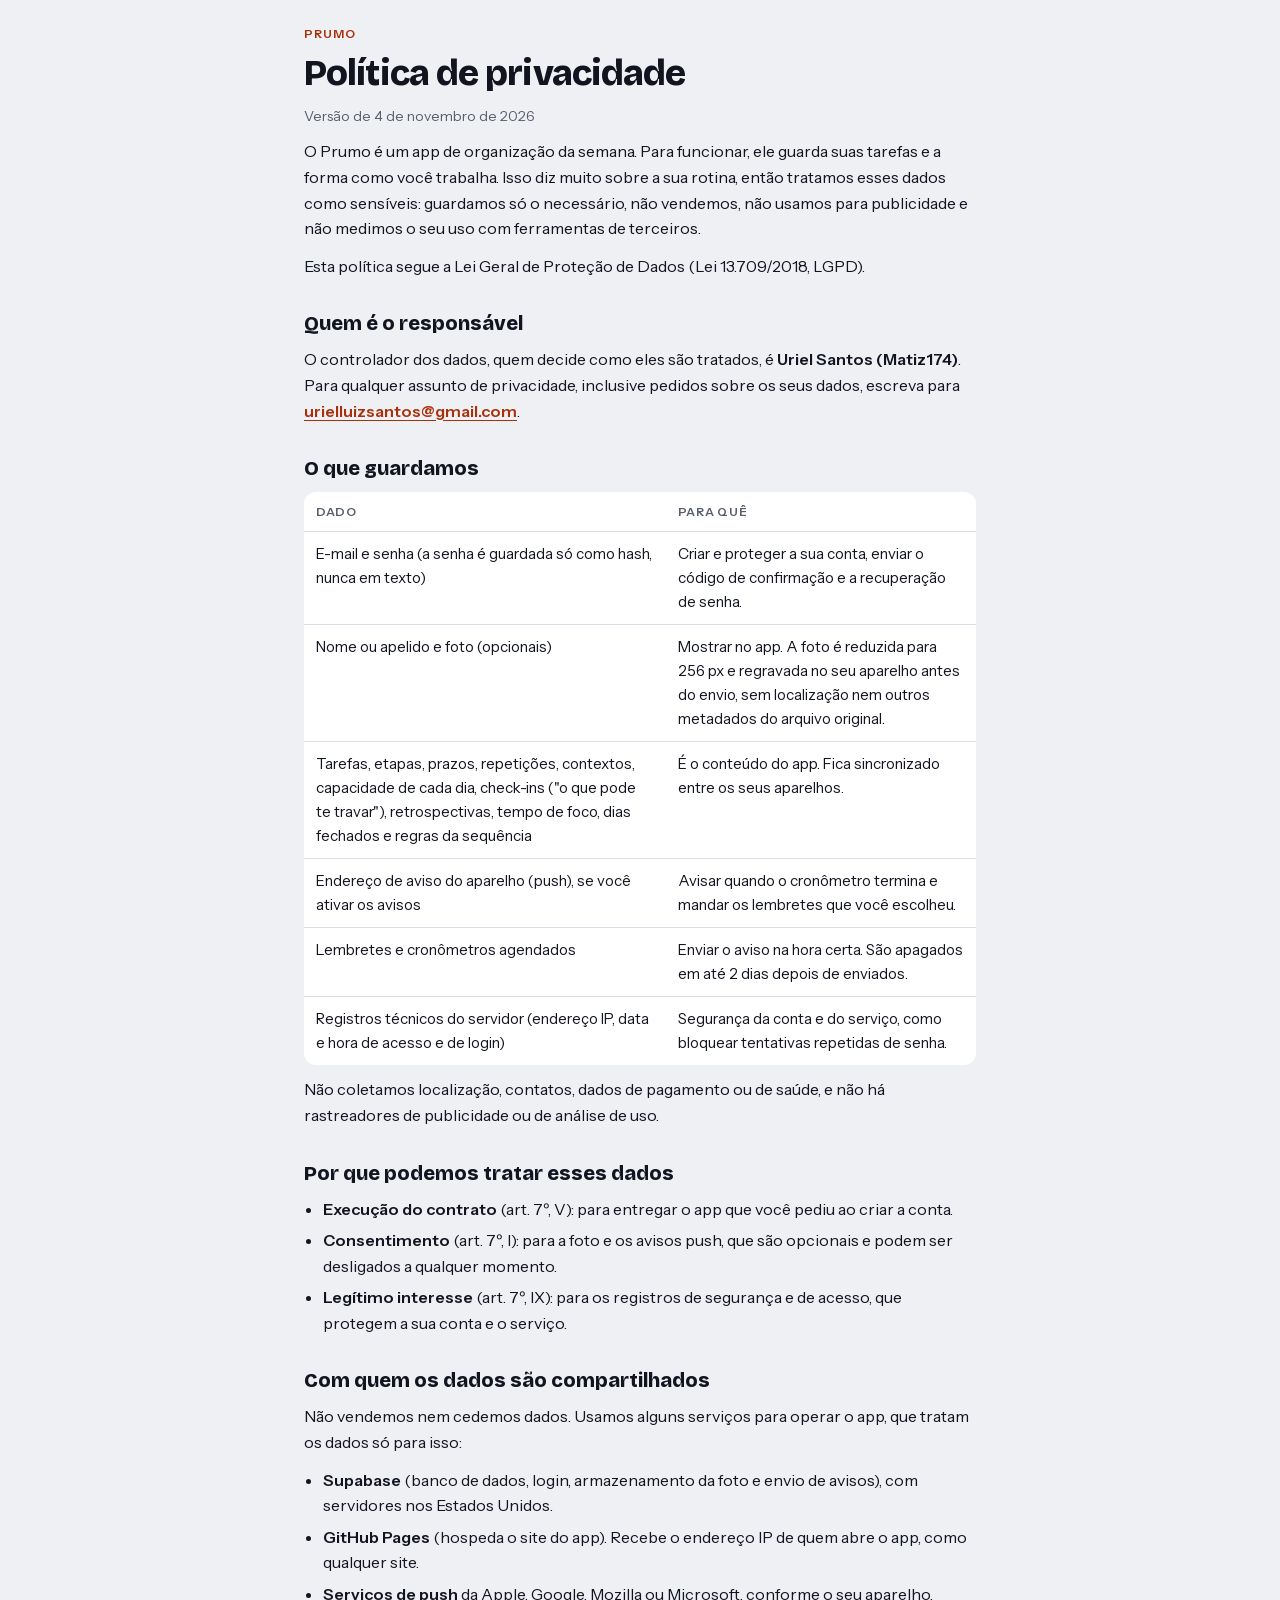
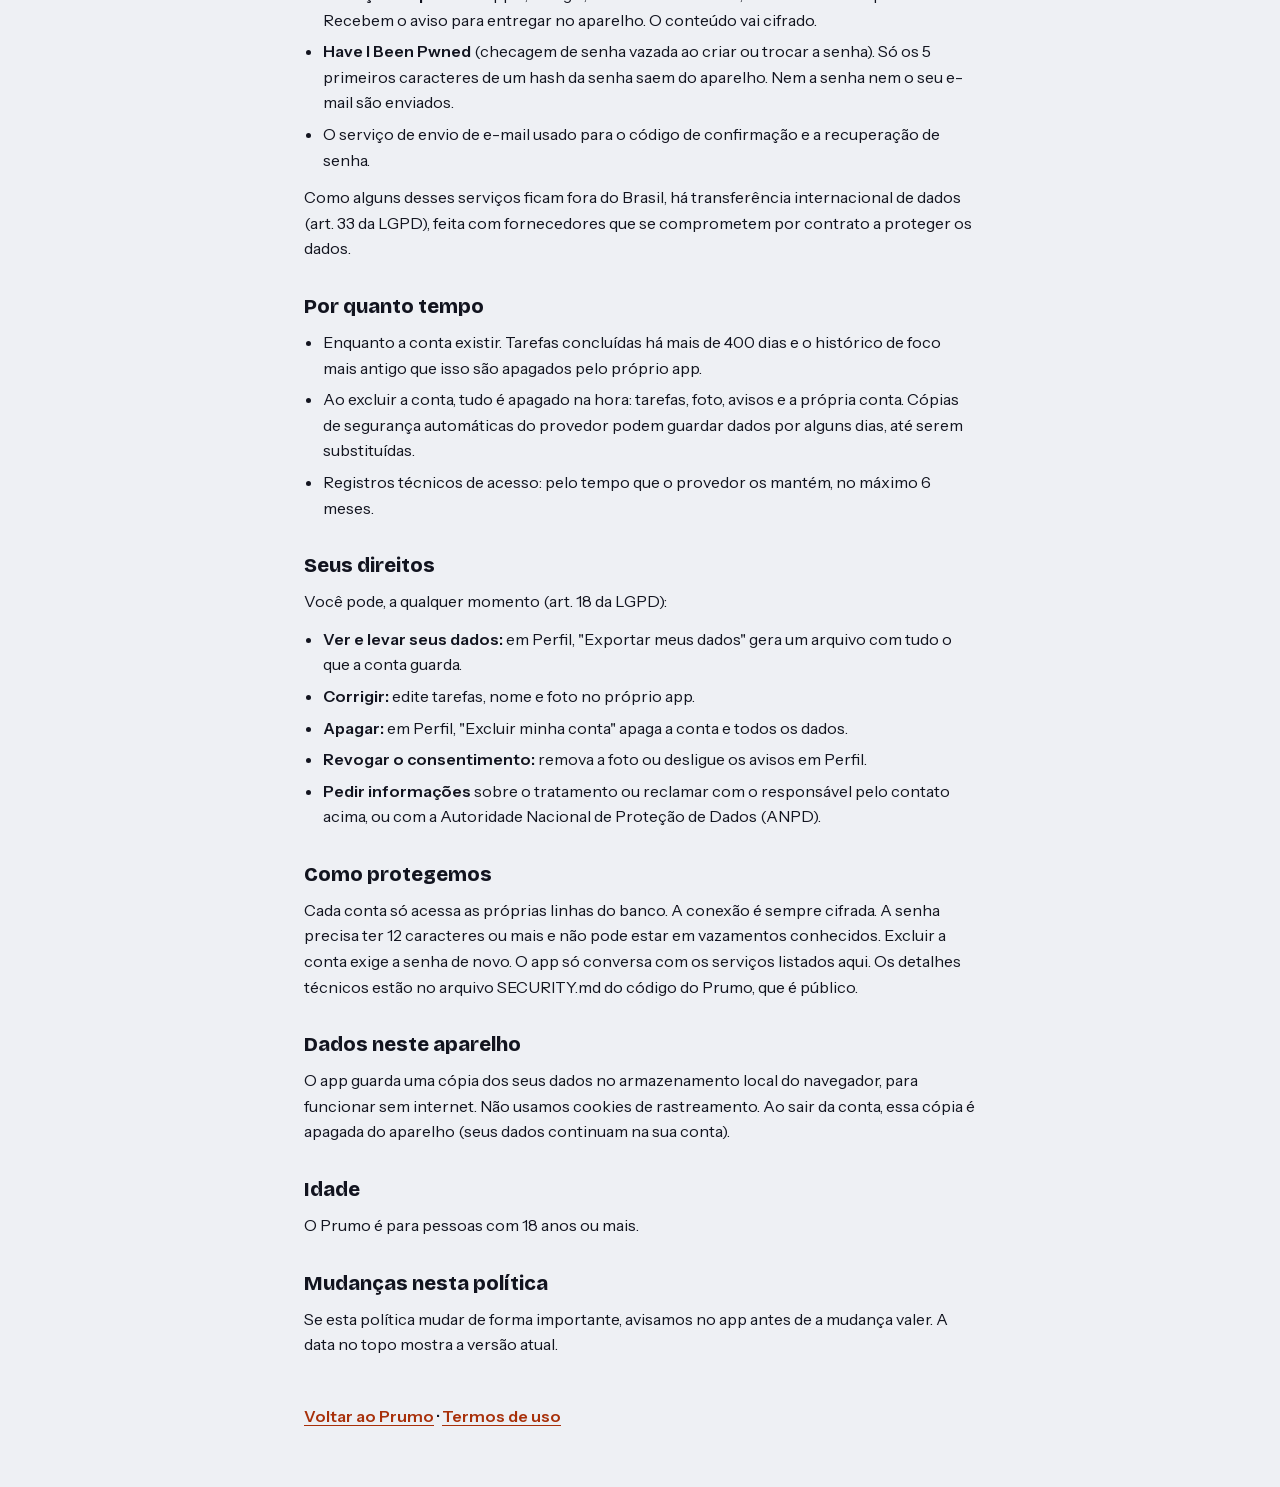
<file: privacidade.html>
<!doctype html>
<html lang="pt-BR">
<head>
<meta charset="utf-8">
<meta http-equiv="Content-Security-Policy" content="default-src 'none'; style-src 'unsafe-inline'; font-src 'self'; img-src 'self'; base-uri 'none'; form-action 'none'">
<meta name="referrer" content="no-referrer">
<meta name="viewport" content="width=device-width,initial-scale=1,viewport-fit=cover">
<title>Política de privacidade · Prumo</title>
<style>
/* Fontes servidas pelo próprio site (SIL Open Font License 1.1). Subconjunto latino. */
@font-face {
  font-family: 'Bricolage Grotesque';
  font-style: normal;
  font-weight: 600;
  font-stretch: 100%;
  font-display: swap;
  src: url(fonts/bricolage-grotesque.woff2) format('woff2');
  unicode-range: U+0000-00FF, U+0131, U+0152-0153, U+02BB-02BC, U+02C6, U+02DA, U+02DC, U+0304, U+0308, U+0329, U+2000-206F, U+20AC, U+2122, U+2191, U+2193, U+2212, U+2215, U+FEFF, U+FFFD;
}
@font-face {
  font-family: 'Bricolage Grotesque';
  font-style: normal;
  font-weight: 800;
  font-stretch: 100%;
  font-display: swap;
  src: url(fonts/bricolage-grotesque.woff2) format('woff2');
  unicode-range: U+0000-00FF, U+0131, U+0152-0153, U+02BB-02BC, U+02C6, U+02DA, U+02DC, U+0304, U+0308, U+0329, U+2000-206F, U+20AC, U+2122, U+2191, U+2193, U+2212, U+2215, U+FEFF, U+FFFD;
}
@font-face {
  font-family: 'IBM Plex Mono';
  font-style: normal;
  font-weight: 500;
  font-display: swap;
  src: url(fonts/ibm-plex-mono-500.woff2) format('woff2');
  unicode-range: U+0000-00FF, U+0131, U+0152-0153, U+02BB-02BC, U+02C6, U+02DA, U+02DC, U+0304, U+0308, U+0329, U+2000-206F, U+20AC, U+2122, U+2191, U+2193, U+2212, U+2215, U+FEFF, U+FFFD;
}
@font-face {
  font-family: 'Instrument Sans';
  font-style: normal;
  font-weight: 400;
  font-stretch: 100%;
  font-display: swap;
  src: url(fonts/instrument-sans.woff2) format('woff2');
  unicode-range: U+0000-00FF, U+0131, U+0152-0153, U+02BB-02BC, U+02C6, U+02DA, U+02DC, U+0304, U+0308, U+0329, U+2000-206F, U+20AC, U+2122, U+2191, U+2193, U+2212, U+2215, U+FEFF, U+FFFD;
}
@font-face {
  font-family: 'Instrument Sans';
  font-style: normal;
  font-weight: 500;
  font-stretch: 100%;
  font-display: swap;
  src: url(fonts/instrument-sans.woff2) format('woff2');
  unicode-range: U+0000-00FF, U+0131, U+0152-0153, U+02BB-02BC, U+02C6, U+02DA, U+02DC, U+0304, U+0308, U+0329, U+2000-206F, U+20AC, U+2122, U+2191, U+2193, U+2212, U+2215, U+FEFF, U+FFFD;
}
@font-face {
  font-family: 'Instrument Sans';
  font-style: normal;
  font-weight: 600;
  font-stretch: 100%;
  font-display: swap;
  src: url(fonts/instrument-sans.woff2) format('woff2');
  unicode-range: U+0000-00FF, U+0131, U+0152-0153, U+02BB-02BC, U+02C6, U+02DA, U+02DC, U+0304, U+0308, U+0329, U+2000-206F, U+20AC, U+2122, U+2191, U+2193, U+2212, U+2215, U+FEFF, U+FFFD;
}
:root{--bg:#EEF0F4;--surface:#FFFFFF;--ink:#12141F;--muted:#585E6E;--line:#DCDFE7;--accent-text:#A8300A;color-scheme:light}
@media (prefers-color-scheme:dark){:root{--bg:#0D0F17;--surface:#161925;--ink:#EEF0F7;--muted:#9AA1B4;--line:#272C3C;--accent-text:#FF9B72;color-scheme:dark}}
html{-webkit-text-size-adjust:100%}
@supports (font:-apple-system-body) and (-webkit-touch-callout:none){html{font:-apple-system-body}}
body{margin:0;background:var(--bg);color:var(--ink);font-family:'Instrument Sans',system-ui,-apple-system,'Segoe UI',sans-serif;line-height:1.6;
  padding:max(24px,env(safe-area-inset-top,0px)) max(16px,env(safe-area-inset-right,0px)) max(48px,env(safe-area-inset-bottom,0px)) max(16px,env(safe-area-inset-left,0px))}
main{max-width:42rem;margin:0 auto;display:grid;gap:12px}
.eyebrow{margin:0;font-size:.75rem;font-weight:600;letter-spacing:.09em;text-transform:uppercase;color:var(--accent-text)}
h1{margin:0;font:800 2.25rem/1.05 'Bricolage Grotesque','Avenir Next',system-ui,sans-serif;letter-spacing:-.025em}
h2{margin:20px 0 0;font:800 1.25rem/1.2 'Bricolage Grotesque','Avenir Next',system-ui,sans-serif}
p,ul{margin:0}
ul{padding-left:1.2rem;display:grid;gap:6px}
.meta{color:var(--muted);font-size:.875rem}
a{color:var(--accent-text);text-underline-offset:3px}
a:focus-visible{outline:2px solid var(--accent-text);outline-offset:2px;border-radius:4px}
table{width:100%;border-collapse:collapse;background:var(--surface);border-radius:12px;overflow:hidden;font-size:.9375rem}
th,td{text-align:left;vertical-align:top;padding:10px 12px;border-bottom:1px solid var(--line)}
th{font-size:.75rem;letter-spacing:.06em;text-transform:uppercase;color:var(--muted)}
tr:last-child td{border-bottom:0}
@media (max-width:520px){table,tbody,tr,th,td{display:block}tr:first-child{display:none}td:first-child{font-weight:600;padding-bottom:2px;border-bottom:0}td:last-child{padding-top:0}}
.back{margin-top:24px;font-weight:600}
.back a{display:inline-block;padding:10px 0;min-height:44px;box-sizing:border-box}
</style>
</head>
<body>
<main>
<p class="eyebrow">Prumo</p>
<h1>Política de privacidade</h1>
<p class="meta">Versão de 4 de novembro de 2026</p>

<p>O Prumo é um app de organização da semana. Para funcionar, ele guarda suas tarefas e a forma como você trabalha. Isso diz muito sobre a sua rotina, então tratamos esses dados como sensíveis: guardamos só o necessário, não vendemos, não usamos para publicidade e não medimos o seu uso com ferramentas de terceiros.</p>
<p>Esta política segue a Lei Geral de Proteção de Dados (Lei 13.709/2018, LGPD).</p>

<h2>Quem é o responsável</h2>
<p>O controlador dos dados, quem decide como eles são tratados, é <b>Uriel Santos (Matiz174)</b>. Para qualquer assunto de privacidade, inclusive pedidos sobre os seus dados, escreva para <b><a href="mailto:urielluizsantos@gmail.com">urielluizsantos@gmail.com</a></b>.</p>

<h2>O que guardamos</h2>
<table>
<tr><th>Dado</th><th>Para quê</th></tr>
<tr><td>E-mail e senha (a senha é guardada só como hash, nunca em texto)</td><td>Criar e proteger a sua conta, enviar o código de confirmação e a recuperação de senha.</td></tr>
<tr><td>Nome ou apelido e foto (opcionais)</td><td>Mostrar no app. A foto é reduzida para 256 px e regravada no seu aparelho antes do envio, sem localização nem outros metadados do arquivo original.</td></tr>
<tr><td>Tarefas, etapas, prazos, repetições, contextos, capacidade de cada dia, check-ins ("o que pode te travar"), retrospectivas, tempo de foco, dias fechados e regras da sequência</td><td>É o conteúdo do app. Fica sincronizado entre os seus aparelhos.</td></tr>
<tr><td>Endereço de aviso do aparelho (push), se você ativar os avisos</td><td>Avisar quando o cronômetro termina e mandar os lembretes que você escolheu.</td></tr>
<tr><td>Lembretes e cronômetros agendados</td><td>Enviar o aviso na hora certa. São apagados em até 2 dias depois de enviados.</td></tr>
<tr><td>Registros técnicos do servidor (endereço IP, data e hora de acesso e de login)</td><td>Segurança da conta e do serviço, como bloquear tentativas repetidas de senha.</td></tr>
</table>
<p>Não coletamos localização, contatos, dados de pagamento ou de saúde, e não há rastreadores de publicidade ou de análise de uso.</p>

<h2>Por que podemos tratar esses dados</h2>
<ul>
<li><b>Execução do contrato</b> (art. 7º, V): para entregar o app que você pediu ao criar a conta.</li>
<li><b>Consentimento</b> (art. 7º, I): para a foto e os avisos push, que são opcionais e podem ser desligados a qualquer momento.</li>
<li><b>Legítimo interesse</b> (art. 7º, IX): para os registros de segurança e de acesso, que protegem a sua conta e o serviço.</li>
</ul>

<h2>Com quem os dados são compartilhados</h2>
<p>Não vendemos nem cedemos dados. Usamos alguns serviços para operar o app, que tratam os dados só para isso:</p>
<ul>
<li><b>Supabase</b> (banco de dados, login, armazenamento da foto e envio de avisos), com servidores nos Estados Unidos.</li>
<li><b>GitHub Pages</b> (hospeda o site do app). Recebe o endereço IP de quem abre o app, como qualquer site.</li>
<li><b>Serviços de push</b> da Apple, Google, Mozilla ou Microsoft, conforme o seu aparelho. Recebem o aviso para entregar no aparelho. O conteúdo vai cifrado.</li>
<li><b>Have I Been Pwned</b> (checagem de senha vazada ao criar ou trocar a senha). Só os 5 primeiros caracteres de um hash da senha saem do aparelho. Nem a senha nem o seu e-mail são enviados.</li>
<li>O serviço de envio de e-mail usado para o código de confirmação e a recuperação de senha.</li>
</ul>
<p>Como alguns desses serviços ficam fora do Brasil, há transferência internacional de dados (art. 33 da LGPD), feita com fornecedores que se comprometem por contrato a proteger os dados.</p>

<h2>Por quanto tempo</h2>
<ul>
<li>Enquanto a conta existir. Tarefas concluídas há mais de 400 dias e o histórico de foco mais antigo que isso são apagados pelo próprio app.</li>
<li>Ao excluir a conta, tudo é apagado na hora: tarefas, foto, avisos e a própria conta. Cópias de segurança automáticas do provedor podem guardar dados por alguns dias, até serem substituídas.</li>
<li>Registros técnicos de acesso: pelo tempo que o provedor os mantém, no máximo 6 meses.</li>
</ul>

<h2>Seus direitos</h2>
<p>Você pode, a qualquer momento (art. 18 da LGPD):</p>
<ul>
<li><b>Ver e levar seus dados:</b> em Perfil, "Exportar meus dados" gera um arquivo com tudo o que a conta guarda.</li>
<li><b>Corrigir:</b> edite tarefas, nome e foto no próprio app.</li>
<li><b>Apagar:</b> em Perfil, "Excluir minha conta" apaga a conta e todos os dados.</li>
<li><b>Revogar o consentimento:</b> remova a foto ou desligue os avisos em Perfil.</li>
<li><b>Pedir informações</b> sobre o tratamento ou reclamar com o responsável pelo contato acima, ou com a Autoridade Nacional de Proteção de Dados (ANPD).</li>
</ul>

<h2>Como protegemos</h2>
<p>Cada conta só acessa as próprias linhas do banco. A conexão é sempre cifrada. A senha precisa ter 12 caracteres ou mais e não pode estar em vazamentos conhecidos. Excluir a conta exige a senha de novo. O app só conversa com os serviços listados aqui. Os detalhes técnicos estão no arquivo SECURITY.md do código do Prumo, que é público.</p>

<h2>Dados neste aparelho</h2>
<p>O app guarda uma cópia dos seus dados no armazenamento local do navegador, para funcionar sem internet. Não usamos cookies de rastreamento. Ao sair da conta, essa cópia é apagada do aparelho (seus dados continuam na sua conta).</p>

<h2>Idade</h2>
<p>O Prumo é para pessoas com 18 anos ou mais.</p>

<h2>Mudanças nesta política</h2>
<p>Se esta política mudar de forma importante, avisamos no app antes de a mudança valer. A data no topo mostra a versão atual.</p>

<p class="back"><a href="./">Voltar ao Prumo</a> · <a href="termos.html">Termos de uso</a></p>
</main>
</body>
</html>
</file>
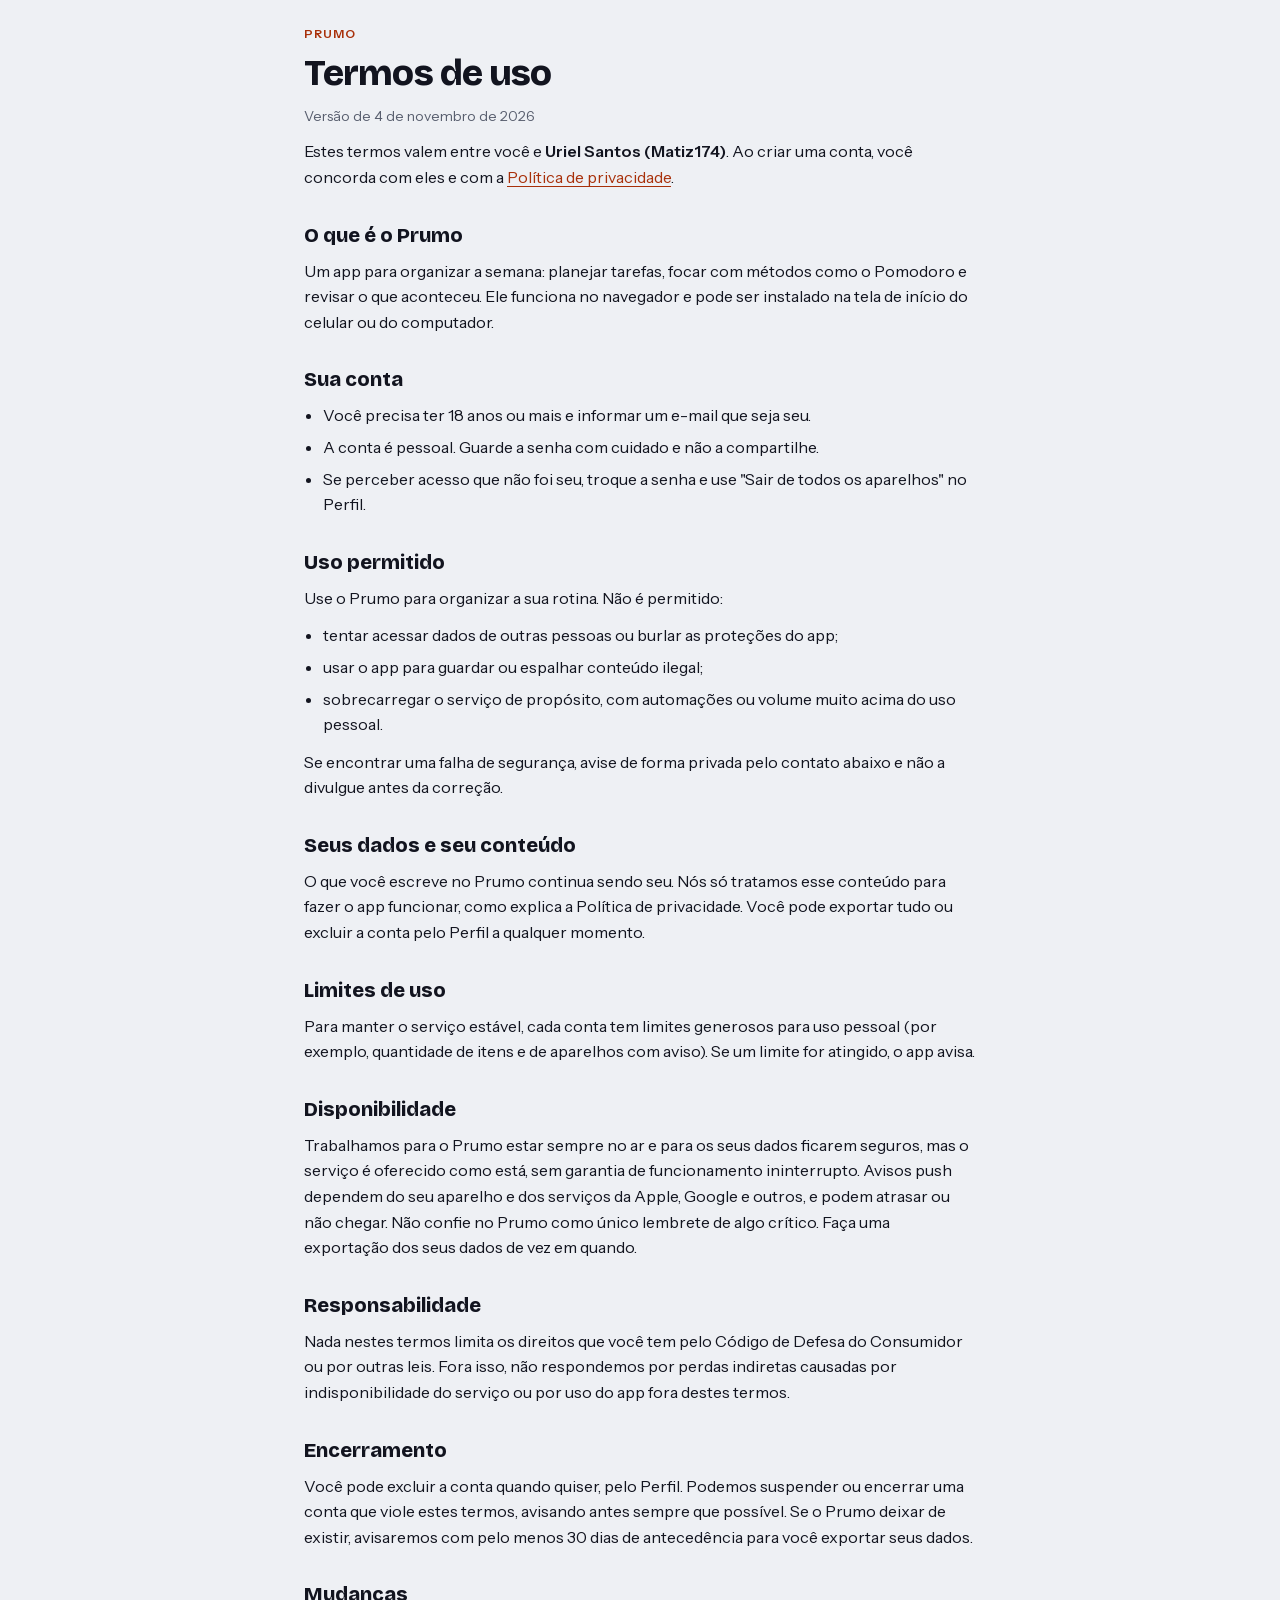
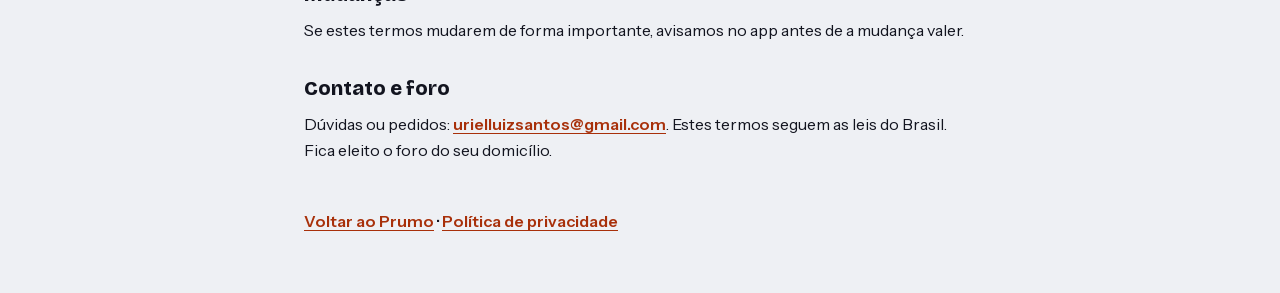
<file: termos.html>
<!doctype html>
<html lang="pt-BR">
<head>
<meta charset="utf-8">
<meta http-equiv="Content-Security-Policy" content="default-src 'none'; style-src 'unsafe-inline'; font-src 'self'; img-src 'self'; base-uri 'none'; form-action 'none'">
<meta name="referrer" content="no-referrer">
<meta name="viewport" content="width=device-width,initial-scale=1,viewport-fit=cover">
<title>Termos de uso · Prumo</title>
<style>
/* Fontes servidas pelo próprio site (SIL Open Font License 1.1). Subconjunto latino. */
@font-face {
  font-family: 'Bricolage Grotesque';
  font-style: normal;
  font-weight: 600;
  font-stretch: 100%;
  font-display: swap;
  src: url(fonts/bricolage-grotesque.woff2) format('woff2');
  unicode-range: U+0000-00FF, U+0131, U+0152-0153, U+02BB-02BC, U+02C6, U+02DA, U+02DC, U+0304, U+0308, U+0329, U+2000-206F, U+20AC, U+2122, U+2191, U+2193, U+2212, U+2215, U+FEFF, U+FFFD;
}
@font-face {
  font-family: 'Bricolage Grotesque';
  font-style: normal;
  font-weight: 800;
  font-stretch: 100%;
  font-display: swap;
  src: url(fonts/bricolage-grotesque.woff2) format('woff2');
  unicode-range: U+0000-00FF, U+0131, U+0152-0153, U+02BB-02BC, U+02C6, U+02DA, U+02DC, U+0304, U+0308, U+0329, U+2000-206F, U+20AC, U+2122, U+2191, U+2193, U+2212, U+2215, U+FEFF, U+FFFD;
}
@font-face {
  font-family: 'IBM Plex Mono';
  font-style: normal;
  font-weight: 500;
  font-display: swap;
  src: url(fonts/ibm-plex-mono-500.woff2) format('woff2');
  unicode-range: U+0000-00FF, U+0131, U+0152-0153, U+02BB-02BC, U+02C6, U+02DA, U+02DC, U+0304, U+0308, U+0329, U+2000-206F, U+20AC, U+2122, U+2191, U+2193, U+2212, U+2215, U+FEFF, U+FFFD;
}
@font-face {
  font-family: 'Instrument Sans';
  font-style: normal;
  font-weight: 400;
  font-stretch: 100%;
  font-display: swap;
  src: url(fonts/instrument-sans.woff2) format('woff2');
  unicode-range: U+0000-00FF, U+0131, U+0152-0153, U+02BB-02BC, U+02C6, U+02DA, U+02DC, U+0304, U+0308, U+0329, U+2000-206F, U+20AC, U+2122, U+2191, U+2193, U+2212, U+2215, U+FEFF, U+FFFD;
}
@font-face {
  font-family: 'Instrument Sans';
  font-style: normal;
  font-weight: 500;
  font-stretch: 100%;
  font-display: swap;
  src: url(fonts/instrument-sans.woff2) format('woff2');
  unicode-range: U+0000-00FF, U+0131, U+0152-0153, U+02BB-02BC, U+02C6, U+02DA, U+02DC, U+0304, U+0308, U+0329, U+2000-206F, U+20AC, U+2122, U+2191, U+2193, U+2212, U+2215, U+FEFF, U+FFFD;
}
@font-face {
  font-family: 'Instrument Sans';
  font-style: normal;
  font-weight: 600;
  font-stretch: 100%;
  font-display: swap;
  src: url(fonts/instrument-sans.woff2) format('woff2');
  unicode-range: U+0000-00FF, U+0131, U+0152-0153, U+02BB-02BC, U+02C6, U+02DA, U+02DC, U+0304, U+0308, U+0329, U+2000-206F, U+20AC, U+2122, U+2191, U+2193, U+2212, U+2215, U+FEFF, U+FFFD;
}
:root{--bg:#EEF0F4;--surface:#FFFFFF;--ink:#12141F;--muted:#585E6E;--line:#DCDFE7;--accent-text:#A8300A;color-scheme:light}
@media (prefers-color-scheme:dark){:root{--bg:#0D0F17;--surface:#161925;--ink:#EEF0F7;--muted:#9AA1B4;--line:#272C3C;--accent-text:#FF9B72;color-scheme:dark}}
html{-webkit-text-size-adjust:100%}
@supports (font:-apple-system-body) and (-webkit-touch-callout:none){html{font:-apple-system-body}}
body{margin:0;background:var(--bg);color:var(--ink);font-family:'Instrument Sans',system-ui,-apple-system,'Segoe UI',sans-serif;line-height:1.6;
  padding:max(24px,env(safe-area-inset-top,0px)) max(16px,env(safe-area-inset-right,0px)) max(48px,env(safe-area-inset-bottom,0px)) max(16px,env(safe-area-inset-left,0px))}
main{max-width:42rem;margin:0 auto;display:grid;gap:12px}
.eyebrow{margin:0;font-size:.75rem;font-weight:600;letter-spacing:.09em;text-transform:uppercase;color:var(--accent-text)}
h1{margin:0;font:800 2.25rem/1.05 'Bricolage Grotesque','Avenir Next',system-ui,sans-serif;letter-spacing:-.025em}
h2{margin:20px 0 0;font:800 1.25rem/1.2 'Bricolage Grotesque','Avenir Next',system-ui,sans-serif}
p,ul{margin:0}
ul{padding-left:1.2rem;display:grid;gap:6px}
.meta{color:var(--muted);font-size:.875rem}
a{color:var(--accent-text);text-underline-offset:3px}
a:focus-visible{outline:2px solid var(--accent-text);outline-offset:2px;border-radius:4px}
table{width:100%;border-collapse:collapse;background:var(--surface);border-radius:12px;overflow:hidden;font-size:.9375rem}
th,td{text-align:left;vertical-align:top;padding:10px 12px;border-bottom:1px solid var(--line)}
th{font-size:.75rem;letter-spacing:.06em;text-transform:uppercase;color:var(--muted)}
tr:last-child td{border-bottom:0}
@media (max-width:520px){table,tbody,tr,th,td{display:block}tr:first-child{display:none}td:first-child{font-weight:600;padding-bottom:2px;border-bottom:0}td:last-child{padding-top:0}}
.back{margin-top:24px;font-weight:600}
.back a{display:inline-block;padding:10px 0;min-height:44px;box-sizing:border-box}
</style>
</head>
<body>
<main>
<p class="eyebrow">Prumo</p>
<h1>Termos de uso</h1>
<p class="meta">Versão de 4 de novembro de 2026</p>

<p>Estes termos valem entre você e <b>Uriel Santos (Matiz174)</b>. Ao criar uma conta, você concorda com eles e com a <a href="privacidade.html">Política de privacidade</a>.</p>

<h2>O que é o Prumo</h2>
<p>Um app para organizar a semana: planejar tarefas, focar com métodos como o Pomodoro e revisar o que aconteceu. Ele funciona no navegador e pode ser instalado na tela de início do celular ou do computador.</p>

<h2>Sua conta</h2>
<ul>
<li>Você precisa ter 18 anos ou mais e informar um e-mail que seja seu.</li>
<li>A conta é pessoal. Guarde a senha com cuidado e não a compartilhe.</li>
<li>Se perceber acesso que não foi seu, troque a senha e use "Sair de todos os aparelhos" no Perfil.</li>
</ul>

<h2>Uso permitido</h2>
<p>Use o Prumo para organizar a sua rotina. Não é permitido:</p>
<ul>
<li>tentar acessar dados de outras pessoas ou burlar as proteções do app;</li>
<li>usar o app para guardar ou espalhar conteúdo ilegal;</li>
<li>sobrecarregar o serviço de propósito, com automações ou volume muito acima do uso pessoal.</li>
</ul>
<p>Se encontrar uma falha de segurança, avise de forma privada pelo contato abaixo e não a divulgue antes da correção.</p>

<h2>Seus dados e seu conteúdo</h2>
<p>O que você escreve no Prumo continua sendo seu. Nós só tratamos esse conteúdo para fazer o app funcionar, como explica a Política de privacidade. Você pode exportar tudo ou excluir a conta pelo Perfil a qualquer momento.</p>

<h2>Limites de uso</h2>
<p>Para manter o serviço estável, cada conta tem limites generosos para uso pessoal (por exemplo, quantidade de itens e de aparelhos com aviso). Se um limite for atingido, o app avisa.</p>

<h2>Disponibilidade</h2>
<p>Trabalhamos para o Prumo estar sempre no ar e para os seus dados ficarem seguros, mas o serviço é oferecido como está, sem garantia de funcionamento ininterrupto. Avisos push dependem do seu aparelho e dos serviços da Apple, Google e outros, e podem atrasar ou não chegar. Não confie no Prumo como único lembrete de algo crítico. Faça uma exportação dos seus dados de vez em quando.</p>

<h2>Responsabilidade</h2>
<p>Nada nestes termos limita os direitos que você tem pelo Código de Defesa do Consumidor ou por outras leis. Fora isso, não respondemos por perdas indiretas causadas por indisponibilidade do serviço ou por uso do app fora destes termos.</p>

<h2>Encerramento</h2>
<p>Você pode excluir a conta quando quiser, pelo Perfil. Podemos suspender ou encerrar uma conta que viole estes termos, avisando antes sempre que possível. Se o Prumo deixar de existir, avisaremos com pelo menos 30 dias de antecedência para você exportar seus dados.</p>

<h2>Mudanças</h2>
<p>Se estes termos mudarem de forma importante, avisamos no app antes de a mudança valer.</p>

<h2>Contato e foro</h2>
<p>Dúvidas ou pedidos: <b><a href="mailto:urielluizsantos@gmail.com">urielluizsantos@gmail.com</a></b>. Estes termos seguem as leis do Brasil. Fica eleito o foro do seu domicílio.</p>

<p class="back"><a href="./">Voltar ao Prumo</a> · <a href="privacidade.html">Política de privacidade</a></p>
</main>
</body>
</html>
</file>
